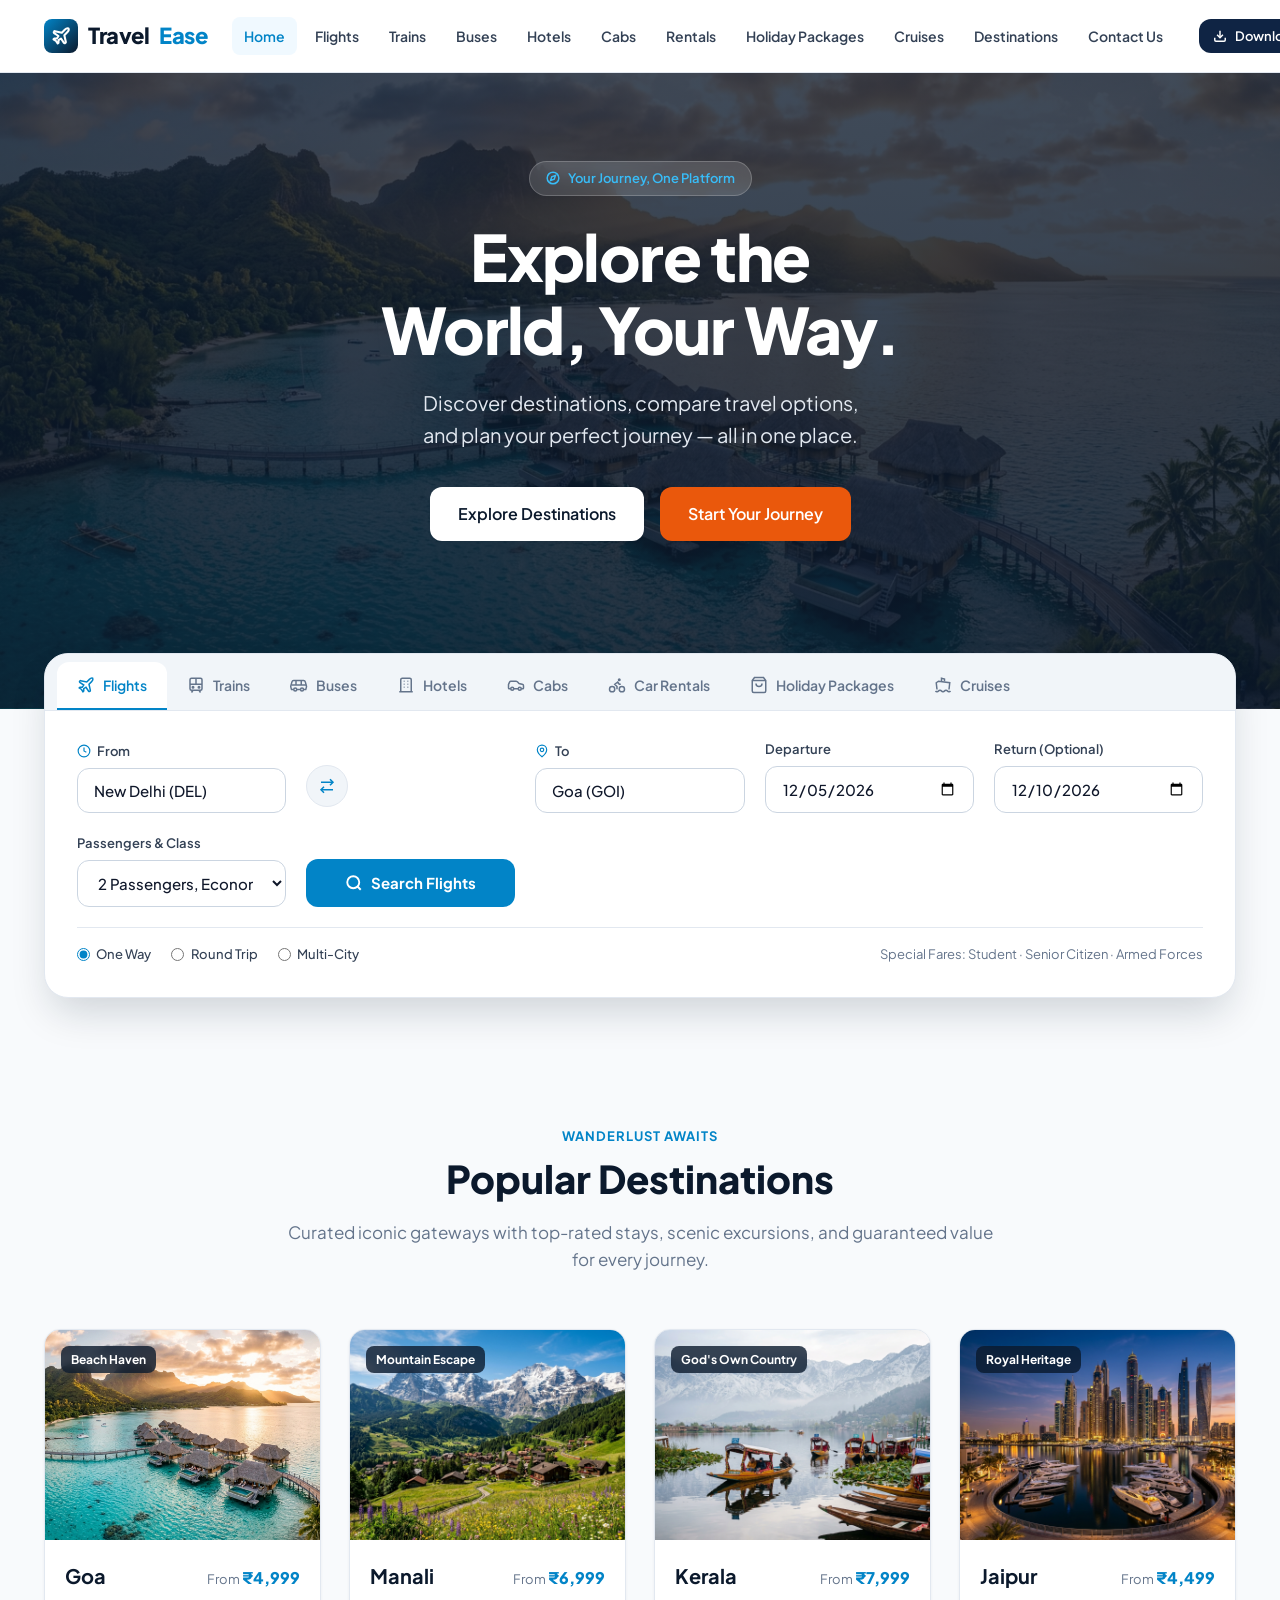
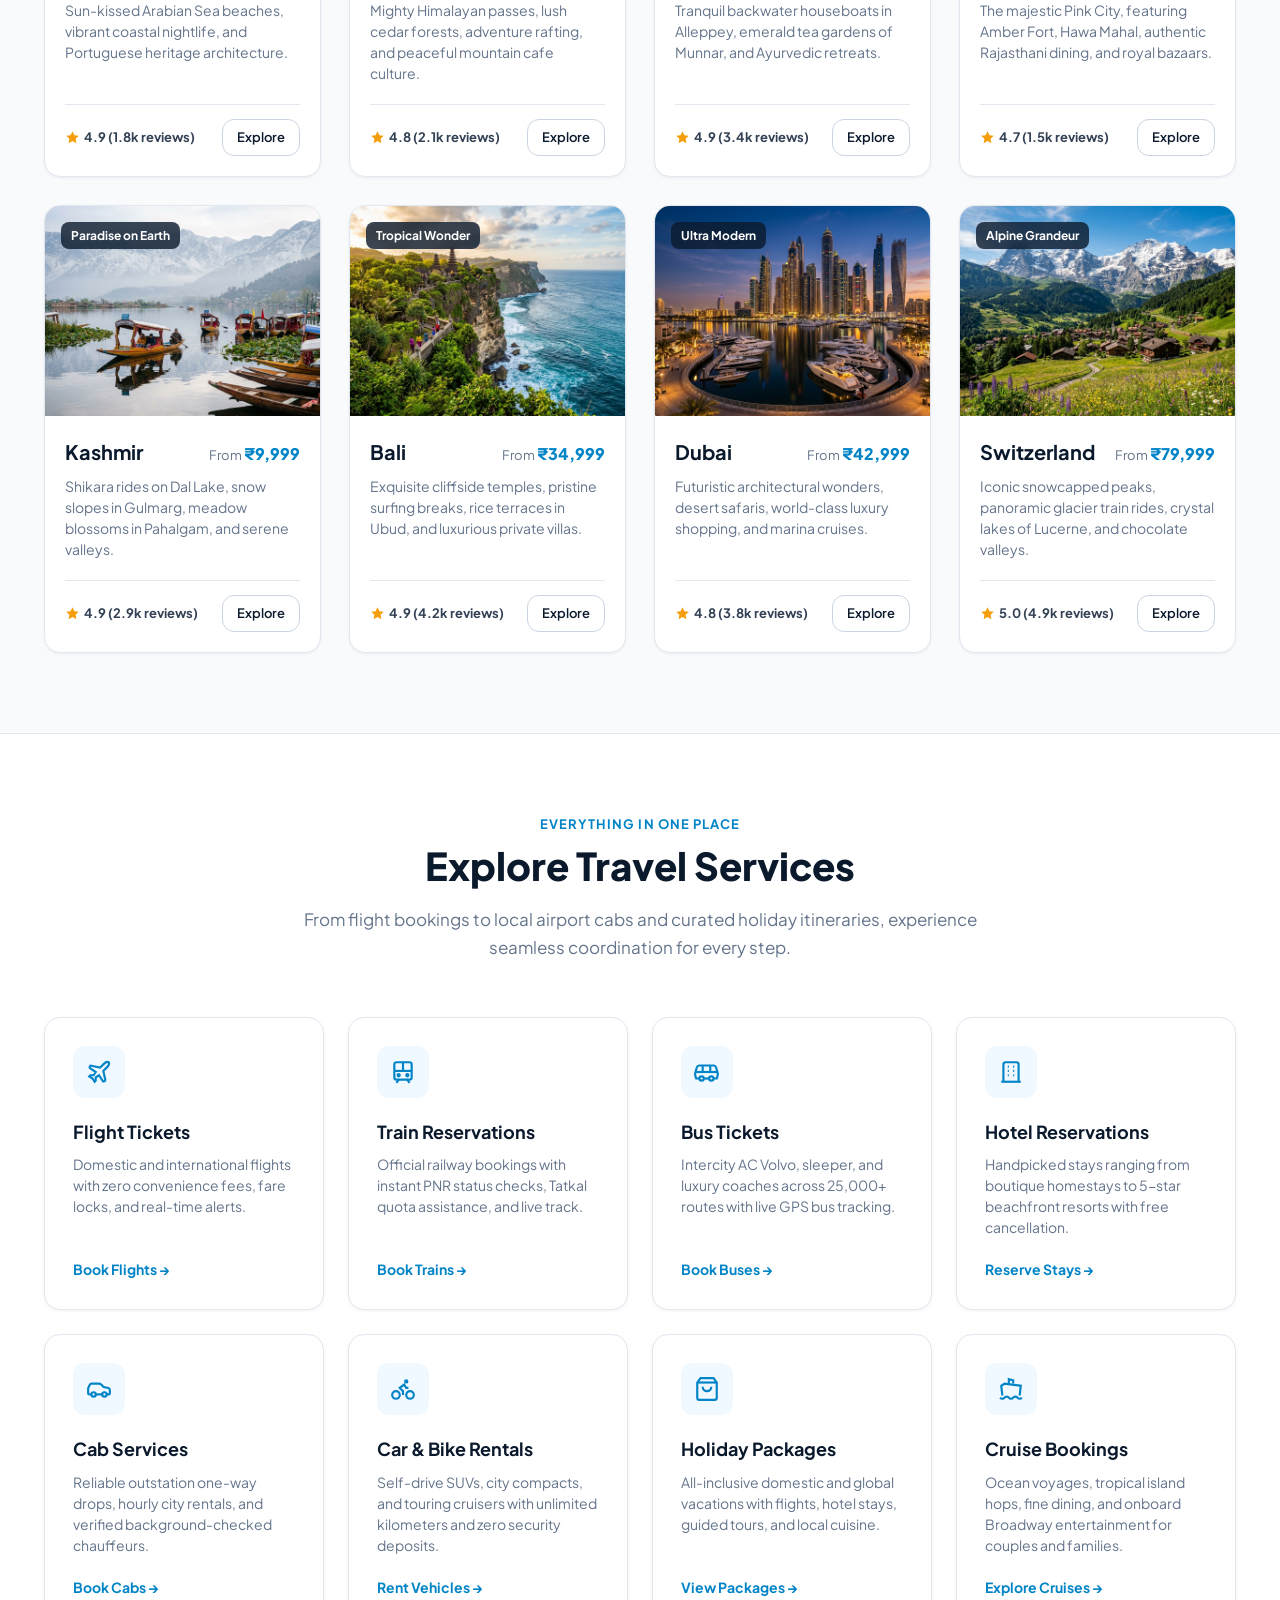
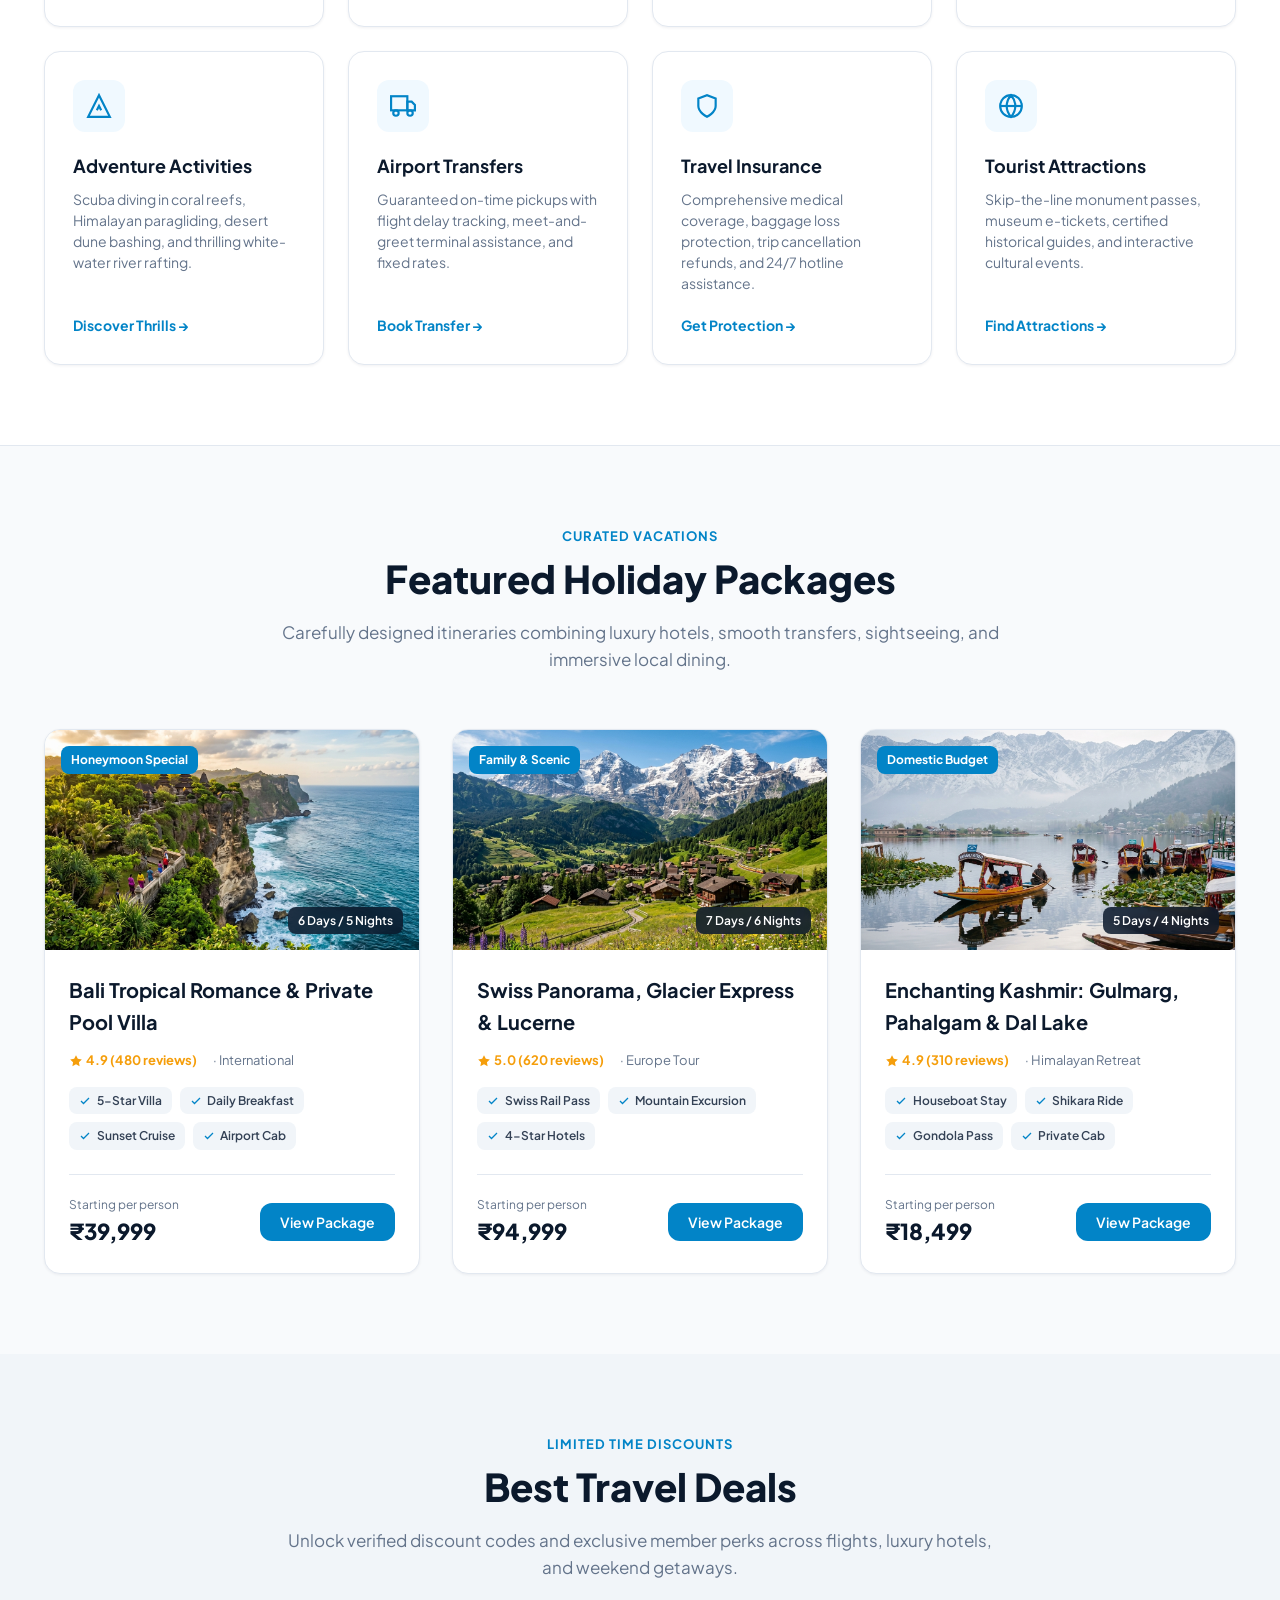
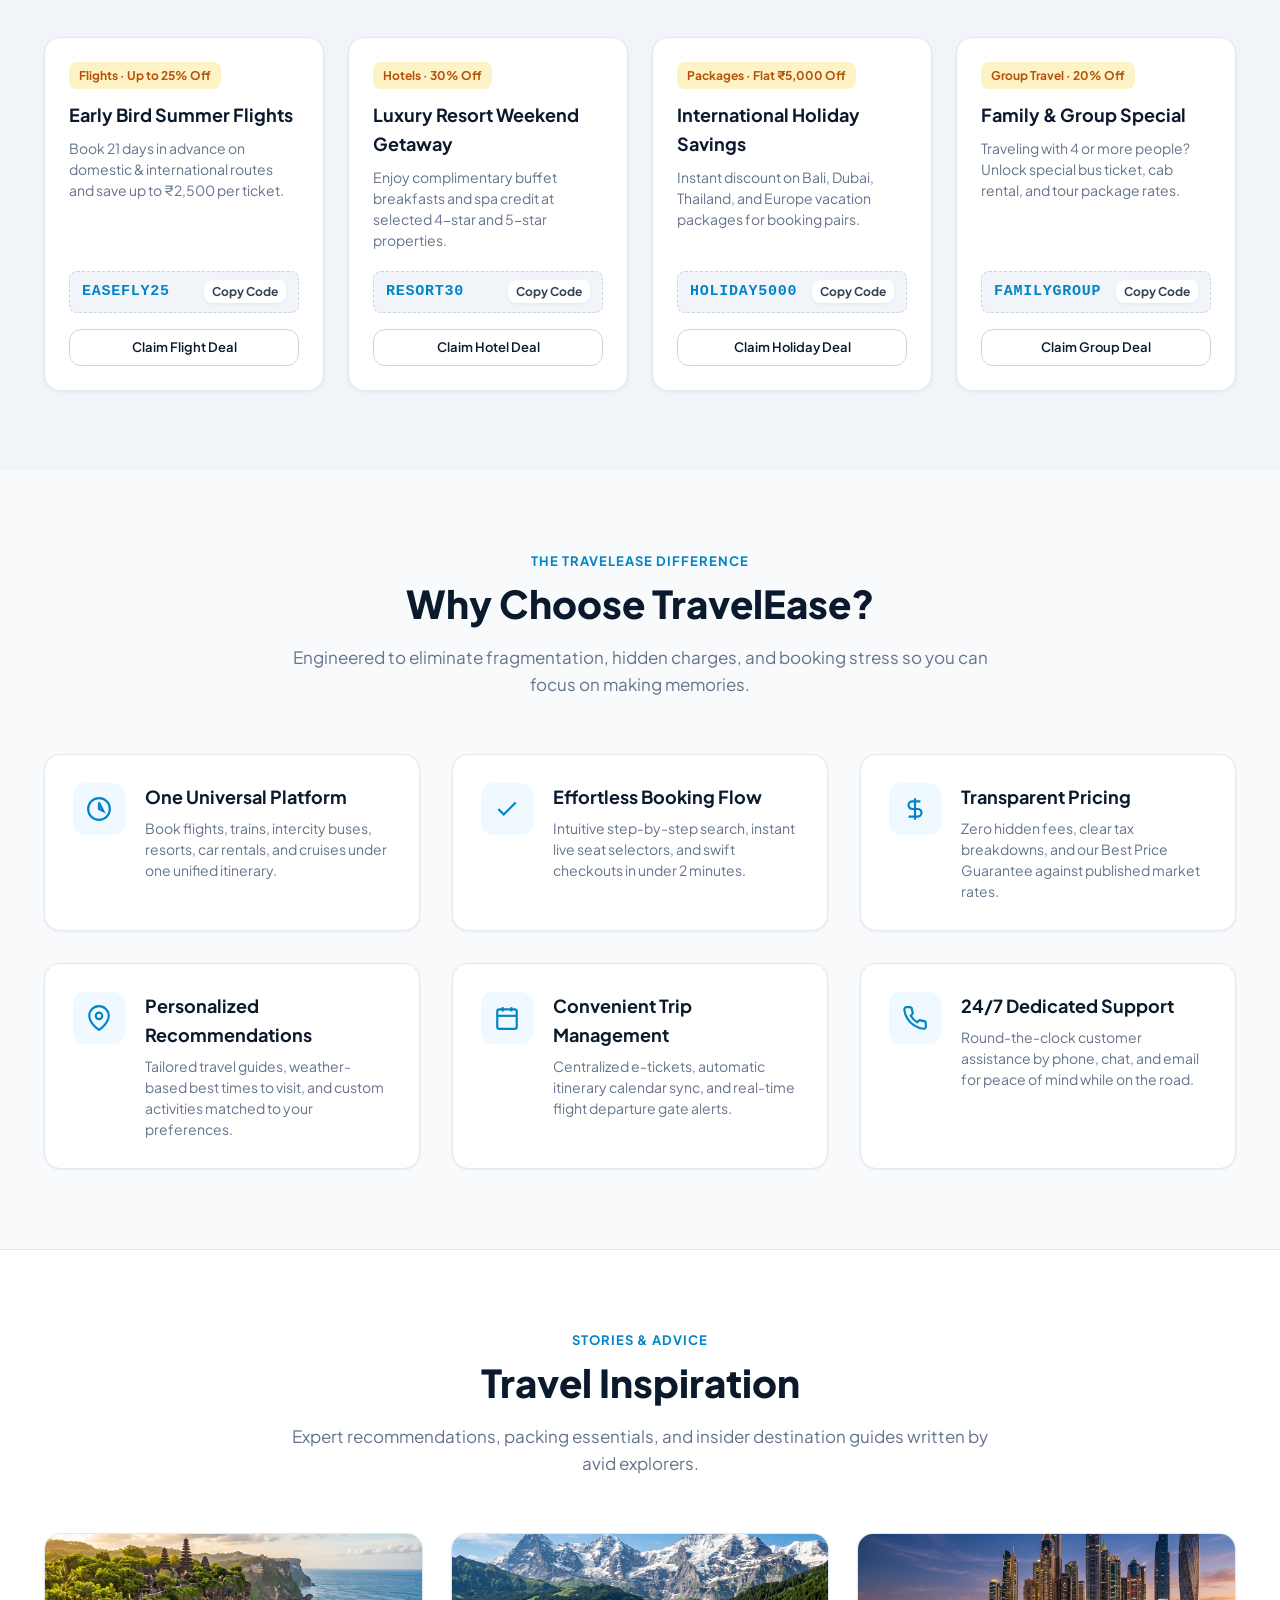
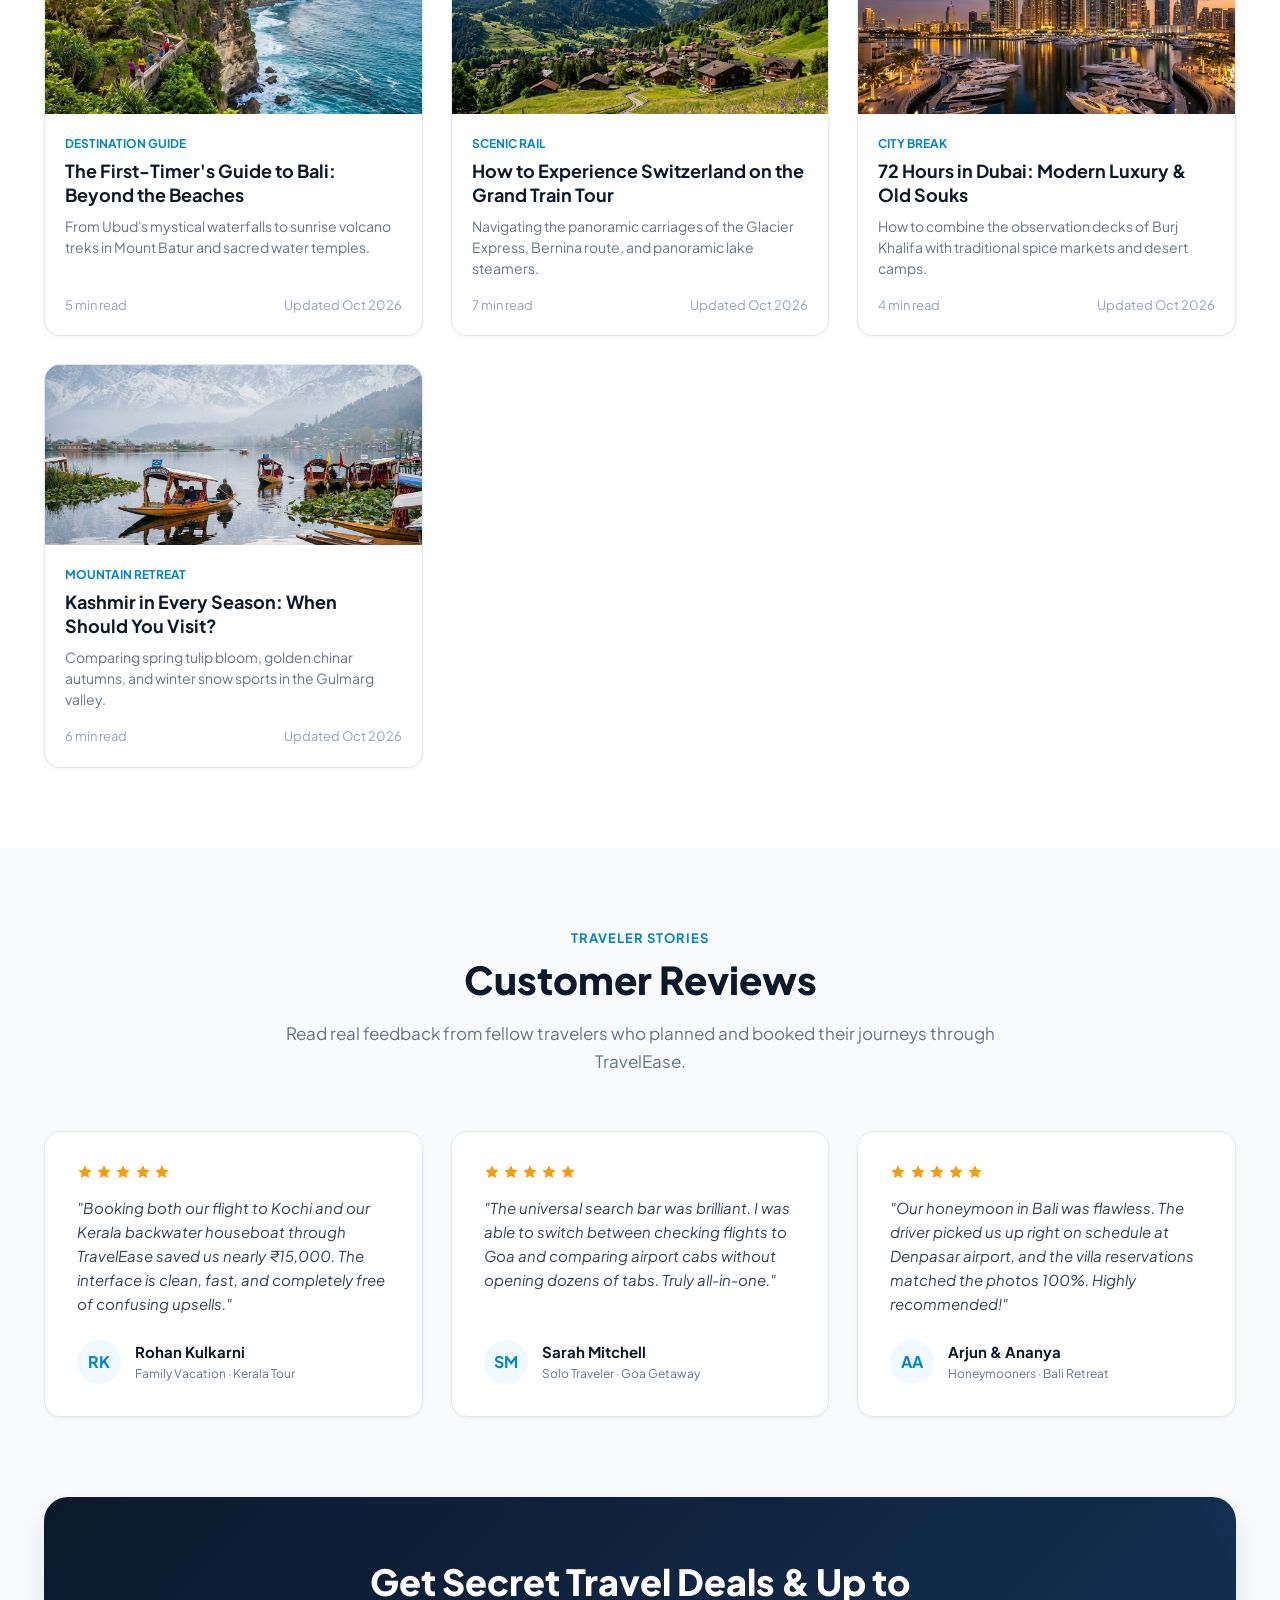
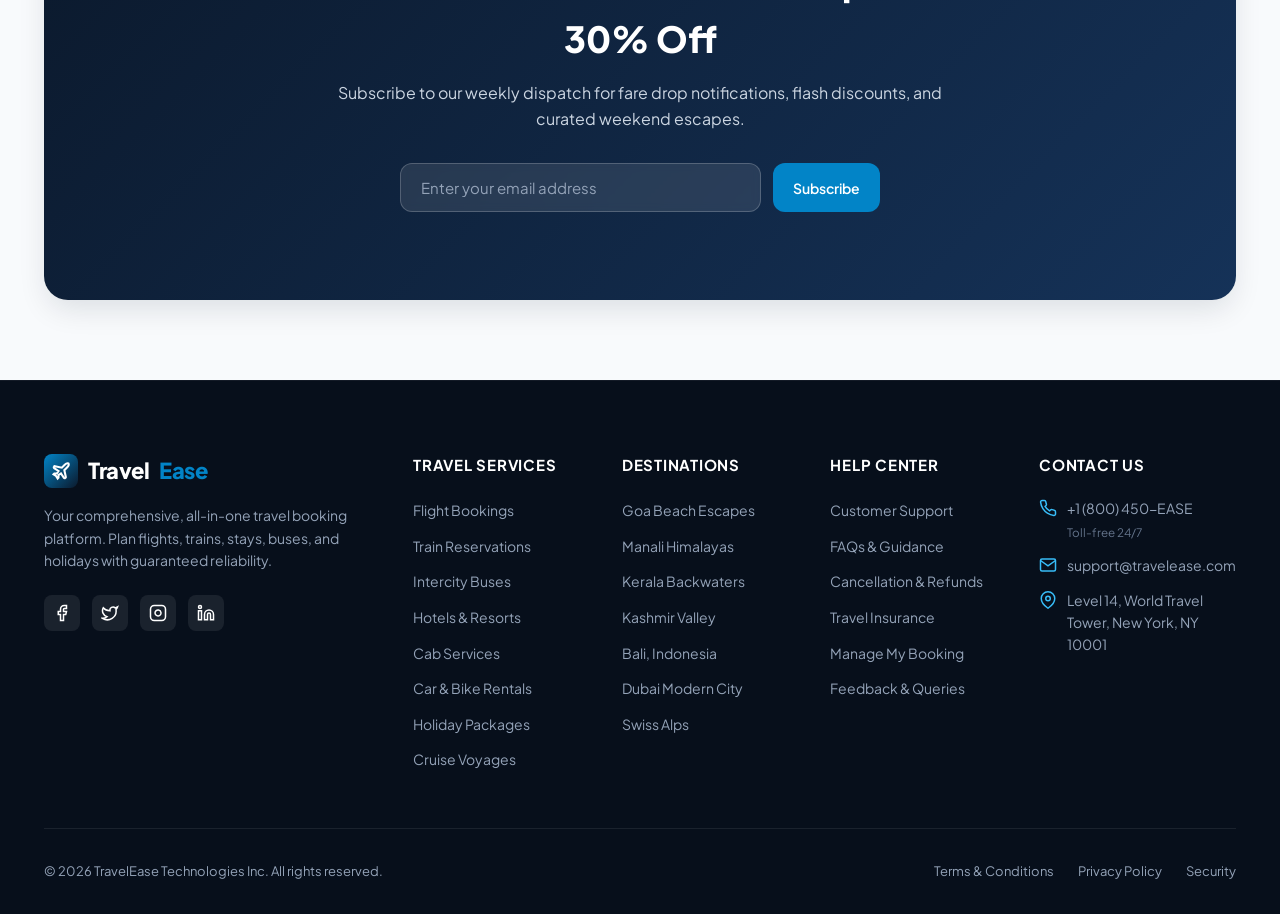
<file: index.html>
<!DOCTYPE html>
<html lang="en">
<head>
  <meta charset="UTF-8">
  <meta name="viewport" content="width=device-width, initial-scale=1.0">
  <title>TravelEase — Your Journey, One Platform</title>
  <meta name="description" content="Discover destinations, compare travel options, and plan your perfect journey — all in one place with TravelEase.">
  <meta property="og:title" content="TravelEase — Your Journey, One Platform">
  <meta property="og:description" content="Discover destinations, compare travel options, and plan your perfect journey — all in one place with TravelEase.">
  <meta property="og:type" content="website">
  <meta name="twitter:card" content="summary_large_image">

  <!-- Core & Responsive Stylesheets -->
  <link rel="stylesheet" href="css/style.css">
  <link rel="stylesheet" href="css/responsive.css">
</head>
<body>

  <!-- =========================================================================
       A. Navigation Bar (Sticky, Mobile-Friendly)
       ========================================================================= -->
  <header class="site-header">
    <div class="container nav-container">
      <!-- Brand Logo -->
      <a href="index.html" class="brand-logo" aria-label="TravelEase Home">
        <span class="brand-icon">
          <svg viewBox="0 0 24 24" fill="none" stroke="currentColor" stroke-width="2.5" stroke-linecap="round" stroke-linejoin="round">
            <path d="M17.8 19.2 16 11l3.5-3.5C21 6 21.5 4 21 3c-1-.5-3 0-4.5 1.5L13 8 4.8 6.2c-.5-.1-.9.1-1.1.5l-.3.5c-.2.5-.1 1 .3 1.3L9 12l-2 3H4l-1 1 3 2 2 3 1-1v-3l3-2 3.5 5.3c.3.4.8.5 1.3.3l.5-.3c.4-.2.6-.6.5-1.1z"/>
          </svg>
        </span>
        Travel<span class="accent">Ease</span>
      </a>

      <!-- Desktop & Drawer Navigation Links -->
      <nav class="main-nav" aria-label="Primary Navigation">
        <ul class="nav-list">
          <li><a href="index.html" class="nav-link active">Home</a></li>
          <li><a href="flights.html" class="nav-link">Flights</a></li>
          <li><a href="trains.html" class="nav-link">Trains</a></li>
          <li><a href="buses.html" class="nav-link">Buses</a></li>
          <li><a href="hotels.html" class="nav-link">Hotels</a></li>
          <li><a href="cabs.html" class="nav-link">Cabs</a></li>
          <li><a href="rentals.html" class="nav-link">Rentals</a></li>
          <li><a href="packages.html" class="nav-link">Holiday Packages</a></li>
          <li><a href="cruises.html" class="nav-link">Cruises</a></li>
          <li><a href="destinations.html" class="nav-link">Destinations</a></li>
          <li><a href="contact.html" class="nav-link">Contact Us</a></li>
        </ul>
      </nav>

      <!-- Auth Actions & Download -->
      <div class="header-actions">
        <a href="TravelEase.zip" download="TravelEase.zip" class="btn btn-sm btn-navy" style="background:#0F2444; color:#ffffff;" title="Download complete VS Code project folder as ZIP">
          <svg style="width:14px;height:14px;" viewBox="0 0 24 24" fill="none" stroke="currentColor" stroke-width="2.5"><path d="M21 15v4a2 2 0 0 1-2 2H5a2 2 0 0 1-2-2v-4"></path><polyline points="7 10 12 15 17 10"></polyline><line x1="12" y1="15" x2="12" y2="3"></line></svg>
          Download ZIP
        </a>
        <a href="login.html" class="btn btn-sm btn-outline">Login</a>
        <a href="signup.html" class="btn btn-sm btn-primary">Sign Up</a>
        <button class="mobile-toggle" aria-label="Toggle navigation menu" aria-expanded="false">
          <svg viewBox="0 0 24 24" fill="none" stroke="currentColor" stroke-width="2" stroke-linecap="round" stroke-linejoin="round">
            <line x1="3" y1="12" x2="21" y2="12"></line>
            <line x1="3" y1="6" x2="21" y2="6"></line>
            <line x1="3" y1="18" x2="21" y2="18"></line>
          </svg>
        </button>
      </div>
    </div>
  </header>

  <!-- =========================================================================
       B. Hero Section
       ========================================================================= -->
  <section class="hero-section">
    <div class="container hero-content">
      <div class="hero-badge">
        <svg style="width:14px;height:14px;" viewBox="0 0 24 24" fill="none" stroke="currentColor" stroke-width="2.5">
          <circle cx="12" cy="12" r="10"></circle>
          <polygon points="16.24 7.76 14.12 14.12 7.76 16.24 9.88 9.88 16.24 7.76"></polygon>
        </svg>
        Your Journey, One Platform
      </div>
      <h1 class="hero-title">Explore the World, Your Way.</h1>
      <p class="hero-subtitle">
        Discover destinations, compare travel options, and plan your perfect journey — all in one place.
      </p>
      <div class="hero-actions">
        <a href="destinations.html" class="btn btn-lg btn-light">Explore Destinations</a>
        <a href="#search-panel" class="btn btn-lg btn-accent">Start Your Journey</a>
      </div>
    </div>
  </section>

  <!-- =========================================================================
       C. Universal Travel Search Panel
       ========================================================================= -->
  <section class="container search-panel-wrapper" id="search-panel">
    <div class="search-panel">
      <!-- 8 Category Tabs -->
      <div class="search-tabs" role="tablist">
        <button class="search-tab-btn active" data-category="flights" role="tab">
          <svg viewBox="0 0 24 24" fill="none" stroke="currentColor" stroke-width="2"><path d="M17.8 19.2 16 11l3.5-3.5C21 6 21.5 4 21 3c-1-.5-3 0-4.5 1.5L13 8 4.8 6.2c-.5-.1-.9.1-1.1.5l-.3.5c-.2.5-.1 1 .3 1.3L9 12l-2 3H4l-1 1 3 2 2 3 1-1v-3l3-2 3.5 5.3c.3.4.8.5 1.3.3l.5-.3c.4-.2.6-.6.5-1.1z"/></svg>
          Flights
        </button>
        <button class="search-tab-btn" data-category="trains" role="tab">
          <svg viewBox="0 0 24 24" fill="none" stroke="currentColor" stroke-width="2"><rect x="4" y="3" width="16" height="16" rx="2"></rect><path d="M4 11h16"></path><path d="M12 3v8"></path><path d="m8 19-2 3"></path><path d="m18 22-2-3"></path><circle cx="8" cy="15" r="1"></circle><circle cx="16" cy="15" r="1"></circle></svg>
          Trains
        </button>
        <button class="search-tab-btn" data-category="buses" role="tab">
          <svg viewBox="0 0 24 24" fill="none" stroke="currentColor" stroke-width="2"><path d="M8 6v6"></path><path d="M15 6v6"></path><path d="M2 12h19.6"></path><path d="M18 18h3s.5-1.7.8-2.8c.1-.4.2-.8.2-1.2 0-.4-.1-.8-.2-1.2l-1.4-5C20.1 6.7 19.2 6 18.2 6H4.8C3.8 6 2.9 6.7 2.6 7.8L1.2 12.8c-.1.4-.2.8-.2 1.2 0 .4.1.8.2 1.2.3 1.1.8 2.8.8 2.8h3"></path><circle cx="7" cy="18" r="2"></circle><path d="M9 18h5"></path><circle cx="16" cy="18" r="2"></circle></svg>
          Buses
        </button>
        <button class="search-tab-btn" data-category="hotels" role="tab">
          <svg viewBox="0 0 24 24" fill="none" stroke="currentColor" stroke-width="2"><path d="M3 21h18"></path><path d="M5 21V5a2 2 0 0 1 2-2h10a2 2 0 0 1 2 2v16"></path><path d="M9 7h1"></path><path d="M9 11h1"></path><path d="M9 15h1"></path><path d="M14 7h1"></path><path d="M14 11h1"></path><path d="M14 15h1"></path></svg>
          Hotels
        </button>
        <button class="search-tab-btn" data-category="cabs" role="tab">
          <svg viewBox="0 0 24 24" fill="none" stroke="currentColor" stroke-width="2"><path d="M19 17h2c.6 0 1-.4 1-1v-3c0-.9-.7-1.7-1.5-1.9C18.7 10.6 16 10 16 10s-1.3-1.4-2.2-2.3c-.5-.4-1.1-.7-1.8-.7H5c-.6 0-1.1.4-1.4.9l-1.4 2.9A3 3 0 0 0 2 12v4c0 .6.4 1 1 1h2"></path><circle cx="7" cy="17" r="2"></circle><path d="M9 17h6"></path><circle cx="17" cy="17" r="2"></circle></svg>
          Cabs
        </button>
        <button class="search-tab-btn" data-category="rentals" role="tab">
          <svg viewBox="0 0 24 24" fill="none" stroke="currentColor" stroke-width="2"><circle cx="18.5" cy="17.5" r="3.5"></circle><circle cx="5.5" cy="17.5" r="3.5"></circle><circle cx="15" cy="5" r="1"></circle><path d="M12 17.5V14l-3-3 4-3 2 3h2"></path></svg>
          Car Rentals
        </button>
        <button class="search-tab-btn" data-category="packages" role="tab">
          <svg viewBox="0 0 24 24" fill="none" stroke="currentColor" stroke-width="2"><path d="M6 2 3 6v14a2 2 0 0 0 2 2h14a2 2 0 0 0 2-2V6l-3-4Z"></path><path d="M3 6h18"></path><path d="M16 10a4 4 0 0 1-8 0"></path></svg>
          Holiday Packages
        </button>
        <button class="search-tab-btn" data-category="cruises" role="tab">
          <svg viewBox="0 0 24 24" fill="none" stroke="currentColor" stroke-width="2"><path d="M2 20a2.4 2.4 0 0 0 2 1 2.4 2.4 0 0 0 2-1 2.4 2.4 0 0 1 2-1 2.4 2.4 0 0 1 2 1 2.4 2.4 0 0 0 2 1 2.4 2.4 0 0 0 2-1 2.4 2.4 0 0 1 2-1 2.4 2.4 0 0 1 2 1 2.4 2.4 0 0 0 2 1 2.4 2.4 0 0 0 2-1"></path><path d="M4 18 3 9l3-2 15 2-1 9"></path><path d="M10 7V3l4 1v3"></path></svg>
          Cruises
        </button>
      </div>

      <!-- Search Forms Container -->
      <div class="search-form-container">
        <!-- 1. FLIGHTS FORM -->
        <form class="search-form active" data-category="flights">
          <div class="form-grid">
            <div class="form-group">
              <label class="form-label">
                <svg viewBox="0 0 24 24" fill="none" stroke="currentColor" stroke-width="2"><circle cx="12" cy="12" r="10"></circle><polyline points="12 6 12 12 16 14"></polyline></svg>
                From
              </label>
              <input type="text" class="form-input" data-type="from" value="New Delhi (DEL)" placeholder="Enter departure city" required>
            </div>

            <button type="button" class="swap-btn" title="Swap locations">
              <svg style="width:18px;height:18px;" viewBox="0 0 24 24" fill="none" stroke="currentColor" stroke-width="2"><path d="m16 3 4 4-4 4"></path><path d="M20 7H4"></path><path d="m8 21-4-4 4-4"></path><path d="M4 17h16"></path></svg>
            </button>

            <div class="form-group">
              <label class="form-label">
                <svg viewBox="0 0 24 24" fill="none" stroke="currentColor" stroke-width="2"><path d="M20 10c0 6-8 12-8 12s-8-6-8-12a8 8 0 0 1 16 0Z"></path><circle cx="12" cy="10" r="3"></circle></svg>
                To
              </label>
              <input type="text" class="form-input" data-type="to" value="Goa (GOI)" placeholder="Enter destination city" required>
            </div>

            <div class="form-group">
              <label class="form-label">Departure</label>
              <input type="date" class="form-input" data-date-type="depart" required>
            </div>

            <div class="form-group">
              <label class="form-label">Return (Optional)</label>
              <input type="date" class="form-input" data-date-type="return">
            </div>

            <div class="form-group">
              <label class="form-label">Passengers & Class</label>
              <select class="form-select">
                <option value="1-eco">1 Passenger, Economy</option>
                <option value="2-eco" selected>2 Passengers, Economy</option>
                <option value="1-biz">1 Passenger, Business</option>
                <option value="2-biz">2 Passengers, Business</option>
                <option value="family">Family (2 Adults, 2 Kids)</option>
              </select>
            </div>

            <div class="form-submit-col">
              <button type="submit" class="form-submit-btn">
                <svg style="width:18px;height:18px;" viewBox="0 0 24 24" fill="none" stroke="currentColor" stroke-width="2.5"><circle cx="11" cy="11" r="8"></circle><line x1="21" y1="21" x2="16.65" y2="16.65"></line></svg>
                Search Flights
              </button>
            </div>
          </div>
          <div class="search-form-footer">
            <div class="radio-group">
              <label class="radio-label"><input type="radio" name="flight-trip" checked> One Way</label>
              <label class="radio-label"><input type="radio" name="flight-trip"> Round Trip</label>
              <label class="radio-label"><input type="radio" name="flight-trip"> Multi-City</label>
            </div>
            <span>Special Fares: Student · Senior Citizen · Armed Forces</span>
          </div>
        </form>

        <!-- 2. TRAINS FORM -->
        <form class="search-form" data-category="trains">
          <div class="form-grid">
            <div class="form-group">
              <label class="form-label">From Station</label>
              <input type="text" class="form-input" data-type="from" value="New Delhi (NDLS)" placeholder="Origin station" required>
            </div>
            <button type="button" class="swap-btn" title="Swap stations">
              <svg style="width:18px;height:18px;" viewBox="0 0 24 24" fill="none" stroke="currentColor" stroke-width="2"><path d="m16 3 4 4-4 4"></path><path d="M20 7H4"></path><path d="m8 21-4-4 4-4"></path><path d="M4 17h16"></path></svg>
            </button>
            <div class="form-group">
              <label class="form-label">To Station</label>
              <input type="text" class="form-input" data-type="to" value="Varanasi Jn (BSB)" placeholder="Destination station" required>
            </div>
            <div class="form-group">
              <label class="form-label">Journey Date</label>
              <input type="date" class="form-input" data-date-type="depart" required>
            </div>
            <div class="form-group">
              <label class="form-label">Travel Class</label>
              <select class="form-select">
                <option value="all">All Classes</option>
                <option value="1A">AC First Class (1A)</option>
                <option value="2A" selected>AC 2 Tier (2A)</option>
                <option value="3A">AC 3 Tier (3A)</option>
                <option value="SL">Sleeper (SL)</option>
              </select>
            </div>
            <div class="form-group">
              <label class="form-label">Quota</label>
              <select class="form-select">
                <option value="GN" selected>General</option>
                <option value="TQ">Tatkal</option>
                <option value="LD">Ladies</option>
                <option value="SS">Senior Citizen</option>
              </select>
            </div>
            <div class="form-submit-col">
              <button type="submit" class="form-submit-btn">Search Trains</button>
            </div>
          </div>
        </form>

        <!-- 3. BUSES FORM -->
        <form class="search-form" data-category="buses">
          <div class="form-grid">
            <div class="form-group">
              <label class="form-label">Source City</label>
              <input type="text" class="form-input" data-type="from" value="Bengaluru" placeholder="Leaving from" required>
            </div>
            <button type="button" class="swap-btn" title="Swap cities">
              <svg style="width:18px;height:18px;" viewBox="0 0 24 24" fill="none" stroke="currentColor" stroke-width="2"><path d="m16 3 4 4-4 4"></path><path d="M20 7H4"></path><path d="m8 21-4-4 4-4"></path><path d="M4 17h16"></path></svg>
            </button>
            <div class="form-group">
              <label class="form-label">Destination</label>
              <input type="text" class="form-input" data-type="to" value="Hyderabad" placeholder="Going to" required>
            </div>
            <div class="form-group">
              <label class="form-label">Journey Date</label>
              <input type="date" class="form-input" data-date-type="depart" required>
            </div>
            <div class="form-group">
              <label class="form-label">Bus Category</label>
              <select class="form-select">
                <option value="all">All Buses</option>
                <option value="ac-sleeper" selected>AC Sleeper (2+1)</option>
                <option value="volvo">Volvo Multi-Axle</option>
                <option value="seater">Express Seater</option>
              </select>
            </div>
            <div class="form-submit-col">
              <button type="submit" class="form-submit-btn">Search Buses</button>
            </div>
          </div>
        </form>

        <!-- 4. HOTELS FORM -->
        <form class="search-form" data-category="hotels">
          <div class="form-grid">
            <div class="form-group">
              <label class="form-label">City, Location or Property</label>
              <input type="text" class="form-input" data-type="destination" value="Goa, India" placeholder="Where do you want to stay?" required>
            </div>
            <div class="form-group">
              <label class="form-label">Check-in Date</label>
              <input type="date" class="form-input" data-date-type="depart" required>
            </div>
            <div class="form-group">
              <label class="form-label">Check-out Date</label>
              <input type="date" class="form-input" data-date-type="return" required>
            </div>
            <div class="form-group">
              <label class="form-label">Rooms & Guests</label>
              <select class="form-select">
                <option value="1r-2g" selected>1 Room, 2 Guests</option>
                <option value="1r-1g">1 Room, 1 Guest</option>
                <option value="2r-4g">2 Rooms, 4 Guests</option>
                <option value="3r-6g">3+ Rooms, Group</option>
              </select>
            </div>
            <div class="form-group">
              <label class="form-label">Property Type</label>
              <select class="form-select">
                <option value="any">Any Property</option>
                <option value="resort" selected>Luxury Beach Resort</option>
                <option value="hotel">Boutique Hotel</option>
                <option value="villa">Private Villa</option>
              </select>
            </div>
            <div class="form-submit-col">
              <button type="submit" class="form-submit-btn">Search Hotels</button>
            </div>
          </div>
        </form>

        <!-- 5. CABS FORM -->
        <form class="search-form" data-category="cabs">
          <div class="form-grid">
            <div class="form-group">
              <label class="form-label">Pickup Location</label>
              <input type="text" class="form-input" data-type="from" value="Mumbai Airport (BOM)" placeholder="Pickup address" required>
            </div>
            <div class="form-group">
              <label class="form-label">Drop Location</label>
              <input type="text" class="form-input" data-type="to" value="Lonavala" placeholder="Drop destination" required>
            </div>
            <div class="form-group">
              <label class="form-label">Pickup Date</label>
              <input type="date" class="form-input" data-date-type="depart" required>
            </div>
            <div class="form-group">
              <label class="form-label">Pickup Time</label>
              <input type="time" class="form-input" value="09:30" required>
            </div>
            <div class="form-group">
              <label class="form-label">Cab Type</label>
              <select class="form-select">
                <option value="sedan" selected>Sedan (Dzire, Etios)</option>
                <option value="suv">SUV (Innova, Ertiga)</option>
                <option value="hatchback">Hatchback (WagonR)</option>
                <option value="luxury">Luxury Premium</option>
              </select>
            </div>
            <div class="form-submit-col">
              <button type="submit" class="form-submit-btn">Book Cab</button>
            </div>
          </div>
        </form>

        <!-- 6. CAR RENTALS FORM -->
        <form class="search-form" data-category="rentals">
          <div class="form-grid">
            <div class="form-group">
              <label class="form-label">Pickup Location</label>
              <input type="text" class="form-input" data-type="from" value="Delhi NCR" placeholder="City or airport" required>
            </div>
            <div class="form-group">
              <label class="form-label">Return Location</label>
              <input type="text" class="form-input" data-type="to" value="Delhi NCR (Same location)" placeholder="Return city" required>
            </div>
            <div class="form-group">
              <label class="form-label">Pickup Date</label>
              <input type="date" class="form-input" data-date-type="depart" required>
            </div>
            <div class="form-group">
              <label class="form-label">Drop Date</label>
              <input type="date" class="form-input" data-date-type="return" required>
            </div>
            <div class="form-group">
              <label class="form-label">Vehicle Type</label>
              <select class="form-select">
                <option value="car-self" selected>Self-Drive SUV</option>
                <option value="car-compact">Compact Sedan</option>
                <option value="bike">Royal Enfield Bike</option>
                <option value="scooter">City Scooter</option>
              </select>
            </div>
            <div class="form-submit-col">
              <button type="submit" class="form-submit-btn">Find Rentals</button>
            </div>
          </div>
        </form>

        <!-- 7. HOLIDAY PACKAGES FORM -->
        <form class="search-form" data-category="packages">
          <div class="form-grid">
            <div class="form-group">
              <label class="form-label">Destination</label>
              <input type="text" class="form-input" data-type="destination" value="Bali, Indonesia" placeholder="Dream destination" required>
            </div>
            <div class="form-group">
              <label class="form-label">Budget Per Person</label>
              <select class="form-select">
                <option value="all">Any Budget</option>
                <option value="budget">Under ₹15,000</option>
                <option value="moderate" selected>₹15,000 - ₹50,000</option>
                <option value="luxury">₹50,000 - ₹1,00,000</option>
                <option value="ultra">₹1,00,000+</option>
              </select>
            </div>
            <div class="form-group">
              <label class="form-label">Duration</label>
              <select class="form-select">
                <option value="3-5">3 to 5 Days</option>
                <option value="6-9" selected>6 to 9 Days</option>
                <option value="10+">10+ Days</option>
              </select>
            </div>
            <div class="form-group">
              <label class="form-label">Travelers</label>
              <select class="form-select">
                <option value="couple" selected>Couple / Honeymoon</option>
                <option value="family">Family (3-5 members)</option>
                <option value="solo">Solo Traveler</option>
                <option value="group">Friends Group</option>
              </select>
            </div>
            <div class="form-submit-col">
              <button type="submit" class="form-submit-btn">Find Packages</button>
            </div>
          </div>
        </form>

        <!-- 8. CRUISES FORM -->
        <form class="search-form" data-category="cruises">
          <div class="form-grid">
            <div class="form-group">
              <label class="form-label">Departure Port</label>
              <input type="text" class="form-input" data-type="from" value="Mumbai Cruise Terminal" placeholder="Departure port" required>
            </div>
            <div class="form-group">
              <label class="form-label">Cruise Destination</label>
              <input type="text" class="form-input" data-type="to" value="Goa & Lakshadweep Islands" placeholder="Cruise itinerary" required>
            </div>
            <div class="form-group">
              <label class="form-label">Departure Date</label>
              <input type="date" class="form-input" data-date-type="depart" required>
            </div>
            <div class="form-group">
              <label class="form-label">Stateroom Category</label>
              <select class="form-select">
                <option value="ocean-view" selected>Ocean View Balcony</option>
                <option value="interior">Interior Stateroom</option>
                <option value="suite">Presidential Suite</option>
              </select>
            </div>
            <div class="form-submit-col">
              <button type="submit" class="form-submit-btn">Search Cruises</button>
            </div>
          </div>
        </form>
      </div>
    </div>
  </section>

  <!-- =========================================================================
       D. Popular Destinations (Responsive CSS Grid)
       ========================================================================= -->
  <section class="section container" id="destinations">
    <div class="section-header">
      <div class="section-kicker">Wanderlust Awaits</div>
      <h2 class="section-title">Popular Destinations</h2>
      <p class="section-subtitle">
        Curated iconic gateways with top-rated stays, scenic excursions, and guaranteed value for every journey.
      </p>
    </div>

    <div class="destinations-grid">
      <!-- 1. Goa -->
      <article class="destination-card">
        <div class="dest-image-wrap">
          <img src="assets/images/hero_travel_paradise_1791543352459.jpg" alt="Scenic beaches of Goa" class="dest-image" loading="lazy">
          <span class="dest-badge">Beach Haven</span>
        </div>
        <div class="dest-content">
          <div class="dest-header">
            <h3 class="dest-name">Goa</h3>
            <span class="dest-price">From <strong>₹4,999</strong></span>
          </div>
          <p class="dest-desc">Sun-kissed Arabian Sea beaches, vibrant coastal nightlife, and Portuguese heritage architecture.</p>
          <div class="dest-footer">
            <div class="dest-rating">
              <svg class="star-icon" viewBox="0 0 24 24" fill="currentColor"><polygon points="12 2 15.09 8.26 22 9.27 17 14.14 18.18 21.02 12 17.77 5.82 21.02 7 14.14 2 9.27 8.91 8.26 12 2"></polygon></svg>
              <span>4.9 (1.8k reviews)</span>
            </div>
            <a href="destinations.html#goa" class="btn btn-sm btn-outline">Explore</a>
          </div>
        </div>
      </article>

      <!-- 2. Manali -->
      <article class="destination-card">
        <div class="dest-image-wrap">
          <img src="assets/images/destination_switzerland_1791543381240.jpg" alt="Snow mountains in Manali" class="dest-image" loading="lazy">
          <span class="dest-badge">Mountain Escape</span>
        </div>
        <div class="dest-content">
          <div class="dest-header">
            <h3 class="dest-name">Manali</h3>
            <span class="dest-price">From <strong>₹6,999</strong></span>
          </div>
          <p class="dest-desc">Mighty Himalayan passes, lush cedar forests, adventure rafting, and peaceful mountain cafe culture.</p>
          <div class="dest-footer">
            <div class="dest-rating">
              <svg class="star-icon" viewBox="0 0 24 24" fill="currentColor"><polygon points="12 2 15.09 8.26 22 9.27 17 14.14 18.18 21.02 12 17.77 5.82 21.02 7 14.14 2 9.27 8.91 8.26 12 2"></polygon></svg>
              <span>4.8 (2.1k reviews)</span>
            </div>
            <a href="destinations.html#manali" class="btn btn-sm btn-outline">Explore</a>
          </div>
        </div>
      </article>

      <!-- 3. Kerala -->
      <article class="destination-card">
        <div class="dest-image-wrap">
          <img src="assets/images/destination_kashmir_1791543419085.jpg" alt="Kerala backwaters and serene waterways" class="dest-image" loading="lazy">
          <span class="dest-badge">God's Own Country</span>
        </div>
        <div class="dest-content">
          <div class="dest-header">
            <h3 class="dest-name">Kerala</h3>
            <span class="dest-price">From <strong>₹7,999</strong></span>
          </div>
          <p class="dest-desc">Tranquil backwater houseboats in Alleppey, emerald tea gardens of Munnar, and Ayurvedic retreats.</p>
          <div class="dest-footer">
            <div class="dest-rating">
              <svg class="star-icon" viewBox="0 0 24 24" fill="currentColor"><polygon points="12 2 15.09 8.26 22 9.27 17 14.14 18.18 21.02 12 17.77 5.82 21.02 7 14.14 2 9.27 8.91 8.26 12 2"></polygon></svg>
              <span>4.9 (3.4k reviews)</span>
            </div>
            <a href="destinations.html#kerala" class="btn btn-sm btn-outline">Explore</a>
          </div>
        </div>
      </article>

      <!-- 4. Jaipur -->
      <article class="destination-card">
        <div class="dest-image-wrap">
          <img src="assets/images/destination_dubai_1791543397438.jpg" alt="Historic palaces of Jaipur" class="dest-image" loading="lazy">
          <span class="dest-badge">Royal Heritage</span>
        </div>
        <div class="dest-content">
          <div class="dest-header">
            <h3 class="dest-name">Jaipur</h3>
            <span class="dest-price">From <strong>₹4,499</strong></span>
          </div>
          <p class="dest-desc">The majestic Pink City, featuring Amber Fort, Hawa Mahal, authentic Rajasthani dining, and royal bazaars.</p>
          <div class="dest-footer">
            <div class="dest-rating">
              <svg class="star-icon" viewBox="0 0 24 24" fill="currentColor"><polygon points="12 2 15.09 8.26 22 9.27 17 14.14 18.18 21.02 12 17.77 5.82 21.02 7 14.14 2 9.27 8.91 8.26 12 2"></polygon></svg>
              <span>4.7 (1.5k reviews)</span>
            </div>
            <a href="destinations.html#jaipur" class="btn btn-sm btn-outline">Explore</a>
          </div>
        </div>
      </article>

      <!-- 5. Kashmir -->
      <article class="destination-card">
        <div class="dest-image-wrap">
          <img src="assets/images/destination_kashmir_1791543419085.jpg" alt="Dal Lake in Srinagar Kashmir" class="dest-image" loading="lazy">
          <span class="dest-badge">Paradise on Earth</span>
        </div>
        <div class="dest-content">
          <div class="dest-header">
            <h3 class="dest-name">Kashmir</h3>
            <span class="dest-price">From <strong>₹9,999</strong></span>
          </div>
          <p class="dest-desc">Shikara rides on Dal Lake, snow slopes in Gulmarg, meadow blossoms in Pahalgam, and serene valleys.</p>
          <div class="dest-footer">
            <div class="dest-rating">
              <svg class="star-icon" viewBox="0 0 24 24" fill="currentColor"><polygon points="12 2 15.09 8.26 22 9.27 17 14.14 18.18 21.02 12 17.77 5.82 21.02 7 14.14 2 9.27 8.91 8.26 12 2"></polygon></svg>
              <span>4.9 (2.9k reviews)</span>
            </div>
            <a href="destinations.html#kashmir" class="btn btn-sm btn-outline">Explore</a>
          </div>
        </div>
      </article>

      <!-- 6. Bali -->
      <article class="destination-card">
        <div class="dest-image-wrap">
          <img src="assets/images/destination_bali_1791543365647.jpg" alt="Bali Uluwatu sea temple cliff" class="dest-image" loading="lazy">
          <span class="dest-badge">Tropical Wonder</span>
        </div>
        <div class="dest-content">
          <div class="dest-header">
            <h3 class="dest-name">Bali</h3>
            <span class="dest-price">From <strong>₹34,999</strong></span>
          </div>
          <p class="dest-desc">Exquisite cliffside temples, pristine surfing breaks, rice terraces in Ubud, and luxurious private villas.</p>
          <div class="dest-footer">
            <div class="dest-rating">
              <svg class="star-icon" viewBox="0 0 24 24" fill="currentColor"><polygon points="12 2 15.09 8.26 22 9.27 17 14.14 18.18 21.02 12 17.77 5.82 21.02 7 14.14 2 9.27 8.91 8.26 12 2"></polygon></svg>
              <span>4.9 (4.2k reviews)</span>
            </div>
            <a href="destinations.html#bali" class="btn btn-sm btn-outline">Explore</a>
          </div>
        </div>
      </article>

      <!-- 7. Dubai -->
      <article class="destination-card">
        <div class="dest-image-wrap">
          <img src="assets/images/destination_dubai_1791543397438.jpg" alt="Dubai skyline and marina yachts" class="dest-image" loading="lazy">
          <span class="dest-badge">Ultra Modern</span>
        </div>
        <div class="dest-content">
          <div class="dest-header">
            <h3 class="dest-name">Dubai</h3>
            <span class="dest-price">From <strong>₹42,999</strong></span>
          </div>
          <p class="dest-desc">Futuristic architectural wonders, desert safaris, world-class luxury shopping, and marina cruises.</p>
          <div class="dest-footer">
            <div class="dest-rating">
              <svg class="star-icon" viewBox="0 0 24 24" fill="currentColor"><polygon points="12 2 15.09 8.26 22 9.27 17 14.14 18.18 21.02 12 17.77 5.82 21.02 7 14.14 2 9.27 8.91 8.26 12 2"></polygon></svg>
              <span>4.8 (3.8k reviews)</span>
            </div>
            <a href="destinations.html#dubai" class="btn btn-sm btn-outline">Explore</a>
          </div>
        </div>
      </article>

      <!-- 8. Switzerland -->
      <article class="destination-card">
        <div class="dest-image-wrap">
          <img src="assets/images/destination_switzerland_1791543381240.jpg" alt="Alpine peaks and valleys of Switzerland" class="dest-image" loading="lazy">
          <span class="dest-badge">Alpine Grandeur</span>
        </div>
        <div class="dest-content">
          <div class="dest-header">
            <h3 class="dest-name">Switzerland</h3>
            <span class="dest-price">From <strong>₹79,999</strong></span>
          </div>
          <p class="dest-desc">Iconic snowcapped peaks, panoramic glacier train rides, crystal lakes of Lucerne, and chocolate valleys.</p>
          <div class="dest-footer">
            <div class="dest-rating">
              <svg class="star-icon" viewBox="0 0 24 24" fill="currentColor"><polygon points="12 2 15.09 8.26 22 9.27 17 14.14 18.18 21.02 12 17.77 5.82 21.02 7 14.14 2 9.27 8.91 8.26 12 2"></polygon></svg>
              <span>5.0 (4.9k reviews)</span>
            </div>
            <a href="destinations.html#switzerland" class="btn btn-sm btn-outline">Explore</a>
          </div>
        </div>
      </article>
    </div>
  </section>

  <!-- =========================================================================
       E. Explore Travel Services (12 Comprehensive Categories)
       ========================================================================= -->
  <section class="section" style="background-color: var(--bg-card); border-top: 1px solid var(--border-light); border-bottom: 1px solid var(--border-light);">
    <div class="container">
      <div class="section-header">
        <div class="section-kicker">Everything In One Place</div>
        <h2 class="section-title">Explore Travel Services</h2>
        <p class="section-subtitle">
          From flight bookings to local airport cabs and curated holiday itineraries, experience seamless coordination for every step.
        </p>
      </div>

      <div class="services-grid">
        <!-- 1. Flight Tickets -->
        <div class="service-card">
          <div class="service-icon-box">
            <svg viewBox="0 0 24 24" fill="none" stroke="currentColor" stroke-width="2"><path d="M17.8 19.2 16 11l3.5-3.5C21 6 21.5 4 21 3c-1-.5-3 0-4.5 1.5L13 8 4.8 6.2c-.5-.1-.9.1-1.1.5l-.3.5c-.2.5-.1 1 .3 1.3L9 12l-2 3H4l-1 1 3 2 2 3 1-1v-3l3-2 3.5 5.3c.3.4.8.5 1.3.3l.5-.3c.4-.2.6-.6.5-1.1z"/></svg>
          </div>
          <h3 class="service-title">Flight Tickets</h3>
          <p class="service-desc">Domestic and international flights with zero convenience fees, fare locks, and real-time alerts.</p>
          <a href="flights.html" class="service-action">Book Flights &rarr;</a>
        </div>

        <!-- 2. Train Reservations -->
        <div class="service-card">
          <div class="service-icon-box">
            <svg viewBox="0 0 24 24" fill="none" stroke="currentColor" stroke-width="2"><rect x="4" y="3" width="16" height="16" rx="2"></rect><path d="M4 11h16"></path><path d="M12 3v8"></path><path d="m8 19-2 3"></path><path d="m18 22-2-3"></path><circle cx="8" cy="15" r="1"></circle><circle cx="16" cy="15" r="1"></circle></svg>
          </div>
          <h3 class="service-title">Train Reservations</h3>
          <p class="service-desc">Official railway bookings with instant PNR status checks, Tatkal quota assistance, and live track.</p>
          <a href="trains.html" class="service-action">Book Trains &rarr;</a>
        </div>

        <!-- 3. Bus Tickets -->
        <div class="service-card">
          <div class="service-icon-box">
            <svg viewBox="0 0 24 24" fill="none" stroke="currentColor" stroke-width="2"><path d="M8 6v6"></path><path d="M15 6v6"></path><path d="M2 12h19.6"></path><path d="M18 18h3s.5-1.7.8-2.8c.1-.4.2-.8.2-1.2 0-.4-.1-.8-.2-1.2l-1.4-5C20.1 6.7 19.2 6 18.2 6H4.8C3.8 6 2.9 6.7 2.6 7.8L1.2 12.8c-.1.4-.2.8-.2 1.2 0 .4.1.8.2 1.2.3 1.1.8 2.8.8 2.8h3"></path><circle cx="7" cy="18" r="2"></circle><path d="M9 18h5"></path><circle cx="16" cy="18" r="2"></circle></svg>
          </div>
          <h3 class="service-title">Bus Tickets</h3>
          <p class="service-desc">Intercity AC Volvo, sleeper, and luxury coaches across 25,000+ routes with live GPS bus tracking.</p>
          <a href="buses.html" class="service-action">Book Buses &rarr;</a>
        </div>

        <!-- 4. Hotel Reservations -->
        <div class="service-card">
          <div class="service-icon-box">
            <svg viewBox="0 0 24 24" fill="none" stroke="currentColor" stroke-width="2"><path d="M3 21h18"></path><path d="M5 21V5a2 2 0 0 1 2-2h10a2 2 0 0 1 2 2v16"></path><path d="M9 7h1"></path><path d="M9 11h1"></path><path d="M9 15h1"></path><path d="M14 7h1"></path><path d="M14 11h1"></path><path d="M14 15h1"></path></svg>
          </div>
          <h3 class="service-title">Hotel Reservations</h3>
          <p class="service-desc">Handpicked stays ranging from boutique homestays to 5-star beachfront resorts with free cancellation.</p>
          <a href="hotels.html" class="service-action">Reserve Stays &rarr;</a>
        </div>

        <!-- 5. Cab Services -->
        <div class="service-card">
          <div class="service-icon-box">
            <svg viewBox="0 0 24 24" fill="none" stroke="currentColor" stroke-width="2"><path d="M19 17h2c.6 0 1-.4 1-1v-3c0-.9-.7-1.7-1.5-1.9C18.7 10.6 16 10 16 10s-1.3-1.4-2.2-2.3c-.5-.4-1.1-.7-1.8-.7H5c-.6 0-1.1.4-1.4.9l-1.4 2.9A3 3 0 0 0 2 12v4c0 .6.4 1 1 1h2"></path><circle cx="7" cy="17" r="2"></circle><path d="M9 17h6"></path><circle cx="17" cy="17" r="2"></circle></svg>
          </div>
          <h3 class="service-title">Cab Services</h3>
          <p class="service-desc">Reliable outstation one-way drops, hourly city rentals, and verified background-checked chauffeurs.</p>
          <a href="cabs.html" class="service-action">Book Cabs &rarr;</a>
        </div>

        <!-- 6. Car & Bike Rentals -->
        <div class="service-card">
          <div class="service-icon-box">
            <svg viewBox="0 0 24 24" fill="none" stroke="currentColor" stroke-width="2"><circle cx="18.5" cy="17.5" r="3.5"></circle><circle cx="5.5" cy="17.5" r="3.5"></circle><circle cx="15" cy="5" r="1"></circle><path d="M12 17.5V14l-3-3 4-3 2 3h2"></path></svg>
          </div>
          <h3 class="service-title">Car &amp; Bike Rentals</h3>
          <p class="service-desc">Self-drive SUVs, city compacts, and touring cruisers with unlimited kilometers and zero security deposits.</p>
          <a href="rentals.html" class="service-action">Rent Vehicles &rarr;</a>
        </div>

        <!-- 7. Holiday Packages -->
        <div class="service-card">
          <div class="service-icon-box">
            <svg viewBox="0 0 24 24" fill="none" stroke="currentColor" stroke-width="2"><path d="M6 2 3 6v14a2 2 0 0 0 2 2h14a2 2 0 0 0 2-2V6l-3-4Z"></path><path d="M3 6h18"></path><path d="M16 10a4 4 0 0 1-8 0"></path></svg>
          </div>
          <h3 class="service-title">Holiday Packages</h3>
          <p class="service-desc">All-inclusive domestic and global vacations with flights, hotel stays, guided tours, and local cuisine.</p>
          <a href="packages.html" class="service-action">View Packages &rarr;</a>
        </div>

        <!-- 8. Cruise Bookings -->
        <div class="service-card">
          <div class="service-icon-box">
            <svg viewBox="0 0 24 24" fill="none" stroke="currentColor" stroke-width="2"><path d="M2 20a2.4 2.4 0 0 0 2 1 2.4 2.4 0 0 0 2-1 2.4 2.4 0 0 1 2-1 2.4 2.4 0 0 1 2 1 2.4 2.4 0 0 0 2 1 2.4 2.4 0 0 0 2-1 2.4 2.4 0 0 1 2-1 2.4 2.4 0 0 1 2 1 2.4 2.4 0 0 0 2 1 2.4 2.4 0 0 0 2-1"></path><path d="M4 18 3 9l3-2 15 2-1 9"></path><path d="M10 7V3l4 1v3"></path></svg>
          </div>
          <h3 class="service-title">Cruise Bookings</h3>
          <p class="service-desc">Ocean voyages, tropical island hops, fine dining, and onboard Broadway entertainment for couples and families.</p>
          <a href="cruises.html" class="service-action">Explore Cruises &rarr;</a>
        </div>

        <!-- 9. Adventure Activities -->
        <div class="service-card">
          <div class="service-icon-box">
            <svg viewBox="0 0 24 24" fill="none" stroke="currentColor" stroke-width="2"><polygon points="12 2 2 22 22 22"></polygon><path d="m10 16 2-4 2 4"></path></svg>
          </div>
          <h3 class="service-title">Adventure Activities</h3>
          <p class="service-desc">Scuba diving in coral reefs, Himalayan paragliding, desert dune bashing, and thrilling white-water river rafting.</p>
          <a href="packages.html#adventure" class="service-action">Discover Thrills &rarr;</a>
        </div>

        <!-- 10. Airport Transfers -->
        <div class="service-card">
          <div class="service-icon-box">
            <svg viewBox="0 0 24 24" fill="none" stroke="currentColor" stroke-width="2"><rect x="1" y="3" width="15" height="13"></rect><polygon points="16 8 20 8 23 11 23 16 16 16 16 8"></polygon><circle cx="5.5" cy="18.5" r="2.5"></circle><circle cx="18.5" cy="18.5" r="2.5"></circle></svg>
          </div>
          <h3 class="service-title">Airport Transfers</h3>
          <p class="service-desc">Guaranteed on-time pickups with flight delay tracking, meet-and-greet terminal assistance, and fixed rates.</p>
          <a href="cabs.html#airport" class="service-action">Book Transfer &rarr;</a>
        </div>

        <!-- 11. Travel Insurance -->
        <div class="service-card">
          <div class="service-icon-box">
            <svg viewBox="0 0 24 24" fill="none" stroke="currentColor" stroke-width="2"><path d="M12 22s8-4 8-10V5l-8-3-8 3v7c0 6 8 10 8 10z"></path></svg>
          </div>
          <h3 class="service-title">Travel Insurance</h3>
          <p class="service-desc">Comprehensive medical coverage, baggage loss protection, trip cancellation refunds, and 24/7 hotline assistance.</p>
          <a href="contact.html#insurance" class="service-action">Get Protection &rarr;</a>
        </div>

        <!-- 12. Tourist Attractions -->
        <div class="service-card">
          <div class="service-icon-box">
            <svg viewBox="0 0 24 24" fill="none" stroke="currentColor" stroke-width="2"><circle cx="12" cy="12" r="10"></circle><line x1="2" y1="12" x2="22" y2="12"></line><path d="M12 2a15.3 15.3 0 0 1 4 10 15.3 15.3 0 0 1-4 10 15.3 15.3 0 0 1-4-10 15.3 15.3 0 0 1 4-10z"></path></svg>
          </div>
          <h3 class="service-title">Tourist Attractions</h3>
          <p class="service-desc">Skip-the-line monument passes, museum e-tickets, certified historical guides, and interactive cultural events.</p>
          <a href="destinations.html#attractions" class="service-action">Find Attractions &rarr;</a>
        </div>
      </div>
    </div>
  </section>

  <!-- =========================================================================
       F. Featured Holiday Packages
       ========================================================================= -->
  <section class="section container" id="packages">
    <div class="section-header">
      <div class="section-kicker">Curated Vacations</div>
      <h2 class="section-title">Featured Holiday Packages</h2>
      <p class="section-subtitle">
        Carefully designed itineraries combining luxury hotels, smooth transfers, sightseeing, and immersive local dining.
      </p>
    </div>

    <div class="packages-grid">
      <!-- 1. Bali Honeymoon Bliss -->
      <article class="package-card">
        <div class="package-thumb">
          <img src="assets/images/destination_bali_1791543365647.jpg" alt="Bali villa and beach" loading="lazy">
          <span class="package-tag">Honeymoon Special</span>
          <span class="package-duration">6 Days / 5 Nights</span>
        </div>
        <div class="package-body">
          <h3 class="package-title">Bali Tropical Romance &amp; Private Pool Villa</h3>
          <div class="package-meta">
            <span style="display:flex;align-items:center;gap:3px;color:#F59E0B;font-weight:700;">
              <svg style="width:14px;height:14px;" viewBox="0 0 24 24" fill="currentColor"><polygon points="12 2 15.09 8.26 22 9.27 17 14.14 18.18 21.02 12 17.77 5.82 21.02 7 14.14 2 9.27 8.91 8.26 12 2"></polygon></svg>
              4.9 (480 reviews)
            </span>
            <span>· International</span>
          </div>
          <div class="package-inclusions">
            <span class="inclusion-pill">
              <svg viewBox="0 0 24 24" fill="none" stroke="currentColor" stroke-width="2.5"><polyline points="20 6 9 17 4 12"></polyline></svg> 5-Star Villa
            </span>
            <span class="inclusion-pill">
              <svg viewBox="0 0 24 24" fill="none" stroke="currentColor" stroke-width="2.5"><polyline points="20 6 9 17 4 12"></polyline></svg> Daily Breakfast
            </span>
            <span class="inclusion-pill">
              <svg viewBox="0 0 24 24" fill="none" stroke="currentColor" stroke-width="2.5"><polyline points="20 6 9 17 4 12"></polyline></svg> Sunset Cruise
            </span>
            <span class="inclusion-pill">
              <svg viewBox="0 0 24 24" fill="none" stroke="currentColor" stroke-width="2.5"><polyline points="20 6 9 17 4 12"></polyline></svg> Airport Cab
            </span>
          </div>
          <div class="package-footer">
            <div class="package-pricing">
              <span class="price-sub">Starting per person</span>
              <span class="price-amount">₹39,999</span>
            </div>
            <button class="btn btn-primary" data-action="book" data-title="Bali Tropical Romance & Private Pool Villa" data-price="₹39,999" data-desc="6 Days / 5 Nights with private pool villa, daily breakfast, and sunset cruise.">
              View Package
            </button>
          </div>
        </div>
      </article>

      <!-- 2. Swiss Alpine Wonder -->
      <article class="package-card">
        <div class="package-thumb">
          <img src="assets/images/destination_switzerland_1791543381240.jpg" alt="Swiss chalets and alps" loading="lazy">
          <span class="package-tag">Family &amp; Scenic</span>
          <span class="package-duration">7 Days / 6 Nights</span>
        </div>
        <div class="package-body">
          <h3 class="package-title">Swiss Panorama, Glacier Express &amp; Lucerne</h3>
          <div class="package-meta">
            <span style="display:flex;align-items:center;gap:3px;color:#F59E0B;font-weight:700;">
              <svg style="width:14px;height:14px;" viewBox="0 0 24 24" fill="currentColor"><polygon points="12 2 15.09 8.26 22 9.27 17 14.14 18.18 21.02 12 17.77 5.82 21.02 7 14.14 2 9.27 8.91 8.26 12 2"></polygon></svg>
              5.0 (620 reviews)
            </span>
            <span>· Europe Tour</span>
          </div>
          <div class="package-inclusions">
            <span class="inclusion-pill">
              <svg viewBox="0 0 24 24" fill="none" stroke="currentColor" stroke-width="2.5"><polyline points="20 6 9 17 4 12"></polyline></svg> Swiss Rail Pass
            </span>
            <span class="inclusion-pill">
              <svg viewBox="0 0 24 24" fill="none" stroke="currentColor" stroke-width="2.5"><polyline points="20 6 9 17 4 12"></polyline></svg> Mountain Excursion
            </span>
            <span class="inclusion-pill">
              <svg viewBox="0 0 24 24" fill="none" stroke="currentColor" stroke-width="2.5"><polyline points="20 6 9 17 4 12"></polyline></svg> 4-Star Hotels
            </span>
          </div>
          <div class="package-footer">
            <div class="package-pricing">
              <span class="price-sub">Starting per person</span>
              <span class="price-amount">₹94,999</span>
            </div>
            <button class="btn btn-primary" data-action="book" data-title="Swiss Panorama, Glacier Express & Lucerne" data-price="₹94,999" data-desc="7 Days / 6 Nights all-inclusive Swiss rail pass, Jungfrau excursion, and lakeside hotels.">
              View Package
            </button>
          </div>
        </div>
      </article>

      <!-- 3. Kashmir Valley Paradise -->
      <article class="package-card">
        <div class="package-thumb">
          <img src="assets/images/destination_kashmir_1791543419085.jpg" alt="Dal Lake shikaras" loading="lazy">
          <span class="package-tag">Domestic Budget</span>
          <span class="package-duration">5 Days / 4 Nights</span>
        </div>
        <div class="package-body">
          <h3 class="package-title">Enchanting Kashmir: Gulmarg, Pahalgam &amp; Dal Lake</h3>
          <div class="package-meta">
            <span style="display:flex;align-items:center;gap:3px;color:#F59E0B;font-weight:700;">
              <svg style="width:14px;height:14px;" viewBox="0 0 24 24" fill="currentColor"><polygon points="12 2 15.09 8.26 22 9.27 17 14.14 18.18 21.02 12 17.77 5.82 21.02 7 14.14 2 9.27 8.91 8.26 12 2"></polygon></svg>
              4.9 (310 reviews)
            </span>
            <span>· Himalayan Retreat</span>
          </div>
          <div class="package-inclusions">
            <span class="inclusion-pill">
              <svg viewBox="0 0 24 24" fill="none" stroke="currentColor" stroke-width="2.5"><polyline points="20 6 9 17 4 12"></polyline></svg> Houseboat Stay
            </span>
            <span class="inclusion-pill">
              <svg viewBox="0 0 24 24" fill="none" stroke="currentColor" stroke-width="2.5"><polyline points="20 6 9 17 4 12"></polyline></svg> Shikara Ride
            </span>
            <span class="inclusion-pill">
              <svg viewBox="0 0 24 24" fill="none" stroke="currentColor" stroke-width="2.5"><polyline points="20 6 9 17 4 12"></polyline></svg> Gondola Pass
            </span>
            <span class="inclusion-pill">
              <svg viewBox="0 0 24 24" fill="none" stroke="currentColor" stroke-width="2.5"><polyline points="20 6 9 17 4 12"></polyline></svg> Private Cab
            </span>
          </div>
          <div class="package-footer">
            <div class="package-pricing">
              <span class="price-sub">Starting per person</span>
              <span class="price-amount">₹18,499</span>
            </div>
            <button class="btn btn-primary" data-action="book" data-title="Enchanting Kashmir: Gulmarg & Dal Lake" data-price="₹18,499" data-desc="5 Days / 4 Nights luxury houseboat, Gulmarg snow excursion, and round-the-clock chauffeur.">
              View Package
            </button>
          </div>
        </div>
      </article>
    </div>
  </section>

  <!-- =========================================================================
       G. Best Travel Deals
       ========================================================================= -->
  <section class="section" style="background-color: var(--bg-subtle);">
    <div class="container">
      <div class="section-header">
        <div class="section-kicker">Limited Time Discounts</div>
        <h2 class="section-title">Best Travel Deals</h2>
        <p class="section-subtitle">
          Unlock verified discount codes and exclusive member perks across flights, luxury hotels, and weekend getaways.
        </p>
      </div>

      <div class="deals-grid">
        <!-- Deal 1 -->
        <div class="deal-card">
          <span class="deal-badge">Flights · Up to 25% Off</span>
          <h3 class="deal-title">Early Bird Summer Flights</h3>
          <p class="deal-desc">Book 21 days in advance on domestic &amp; international routes and save up to ₹2,500 per ticket.</p>
          <div class="deal-coupon-row">
            <span class="coupon-code">EASEFLY25</span>
            <button class="copy-coupon-btn" data-code="EASEFLY25">Copy Code</button>
          </div>
          <a href="flights.html" class="btn btn-sm btn-outline">Claim Flight Deal</a>
        </div>

        <!-- Deal 2 -->
        <div class="deal-card">
          <span class="deal-badge">Hotels · 30% Off</span>
          <h3 class="deal-title">Luxury Resort Weekend Getaway</h3>
          <p class="deal-desc">Enjoy complimentary buffet breakfasts and spa credit at selected 4-star and 5-star properties.</p>
          <div class="deal-coupon-row">
            <span class="coupon-code">RESORT30</span>
            <button class="copy-coupon-btn" data-code="RESORT30">Copy Code</button>
          </div>
          <a href="hotels.html" class="btn btn-sm btn-outline">Claim Hotel Deal</a>
        </div>

        <!-- Deal 3 -->
        <div class="deal-card">
          <span class="deal-badge">Packages · Flat ₹5,000 Off</span>
          <h3 class="deal-title">International Holiday Savings</h3>
          <p class="deal-desc">Instant discount on Bali, Dubai, Thailand, and Europe vacation packages for booking pairs.</p>
          <div class="deal-coupon-row">
            <span class="coupon-code">HOLIDAY5000</span>
            <button class="copy-coupon-btn" data-code="HOLIDAY5000">Copy Code</button>
          </div>
          <a href="packages.html" class="btn btn-sm btn-outline">Claim Holiday Deal</a>
        </div>

        <!-- Deal 4 -->
        <div class="deal-card">
          <span class="deal-badge">Group Travel · 20% Off</span>
          <h3 class="deal-title">Family &amp; Group Special</h3>
          <p class="deal-desc">Traveling with 4 or more people? Unlock special bus ticket, cab rental, and tour package rates.</p>
          <div class="deal-coupon-row">
            <span class="coupon-code">FAMILYGROUP</span>
            <button class="copy-coupon-btn" data-code="FAMILYGROUP">Copy Code</button>
          </div>
          <a href="cabs.html" class="btn btn-sm btn-outline">Claim Group Deal</a>
        </div>
      </div>
    </div>
  </section>

  <!-- =========================================================================
       H. Why Choose TravelEase?
       ========================================================================= -->
  <section class="section container">
    <div class="section-header">
      <div class="section-kicker">The TravelEase Difference</div>
      <h2 class="section-title">Why Choose TravelEase?</h2>
      <p class="section-subtitle">
        Engineered to eliminate fragmentation, hidden charges, and booking stress so you can focus on making memories.
      </p>
    </div>

    <div class="features-grid">
      <!-- Feature 1 -->
      <div class="feature-box">
        <div class="feature-icon-box">
          <svg viewBox="0 0 24 24" fill="none" stroke="currentColor" stroke-width="2"><circle cx="12" cy="12" r="10"></circle><polygon points="12 6 12 12 16 14"></polygon></svg>
        </div>
        <div>
          <h3 class="feature-heading">One Universal Platform</h3>
          <p class="feature-text">Book flights, trains, intercity buses, resorts, car rentals, and cruises under one unified itinerary.</p>
        </div>
      </div>

      <!-- Feature 2 -->
      <div class="feature-box">
        <div class="feature-icon-box">
          <svg viewBox="0 0 24 24" fill="none" stroke="currentColor" stroke-width="2"><polyline points="20 6 9 17 4 12"></polyline></svg>
        </div>
        <div>
          <h3 class="feature-heading">Effortless Booking Flow</h3>
          <p class="feature-text">Intuitive step-by-step search, instant live seat selectors, and swift checkouts in under 2 minutes.</p>
        </div>
      </div>

      <!-- Feature 3 -->
      <div class="feature-box">
        <div class="feature-icon-box">
          <svg viewBox="0 0 24 24" fill="none" stroke="currentColor" stroke-width="2"><path d="M12 2v20M17 5H9.5a3.5 3.5 0 0 0 0 7h5a3.5 3.5 0 0 1 0 7H6"></path></svg>
        </div>
        <div>
          <h3 class="feature-heading">Transparent Pricing</h3>
          <p class="feature-text">Zero hidden fees, clear tax breakdowns, and our Best Price Guarantee against published market rates.</p>
        </div>
      </div>

      <!-- Feature 4 -->
      <div class="feature-box">
        <div class="feature-icon-box">
          <svg viewBox="0 0 24 24" fill="none" stroke="currentColor" stroke-width="2"><path d="M21 10c0 7-9 13-9 13s-9-6-9-13a9 9 0 0 1 18 0z"></path><circle cx="12" cy="10" r="3"></circle></svg>
        </div>
        <div>
          <h3 class="feature-heading">Personalized Recommendations</h3>
          <p class="feature-text">Tailored travel guides, weather-based best times to visit, and custom activities matched to your preferences.</p>
        </div>
      </div>

      <!-- Feature 5 -->
      <div class="feature-box">
        <div class="feature-icon-box">
          <svg viewBox="0 0 24 24" fill="none" stroke="currentColor" stroke-width="2"><rect x="3" y="4" width="18" height="18" rx="2" ry="2"></rect><line x1="16" y1="2" x2="16" y2="6"></line><line x1="8" y1="2" x2="8" y2="6"></line><line x1="3" y1="10" x2="21" y2="10"></line></svg>
        </div>
        <div>
          <h3 class="feature-heading">Convenient Trip Management</h3>
          <p class="feature-text">Centralized e-tickets, automatic itinerary calendar sync, and real-time flight departure gate alerts.</p>
        </div>
      </div>

      <!-- Feature 6 -->
      <div class="feature-box">
        <div class="feature-icon-box">
          <svg viewBox="0 0 24 24" fill="none" stroke="currentColor" stroke-width="2"><path d="M22 16.92v3a2 2 0 0 1-2.18 2 19.79 19.79 0 0 1-8.63-3.07 19.5 19.5 0 0 1-6-6 19.79 19.79 0 0 1-3.07-8.67A2 2 0 0 1 4.11 2h3a2 2 0 0 1 2 1.72 12.84 12.84 0 0 0 .7 2.81 2 2 0 0 1-.45 2.11L8.09 9.91a16 16 0 0 0 6 6l1.27-1.27a2 2 0 0 1 2.11-.45 12.84 12.84 0 0 0 2.81.7A2 2 0 0 1 22 16.92z"></path></svg>
        </div>
        <div>
          <h3 class="feature-heading">24/7 Dedicated Support</h3>
          <p class="feature-text">Round-the-clock customer assistance by phone, chat, and email for peace of mind while on the road.</p>
        </div>
      </div>
    </div>
  </section>

  <!-- =========================================================================
       I. Travel Inspiration & Guides
       ========================================================================= -->
  <section class="section" style="background-color: var(--bg-card); border-top: 1px solid var(--border-light);">
    <div class="container">
      <div class="section-header">
        <div class="section-kicker">Stories &amp; Advice</div>
        <h2 class="section-title">Travel Inspiration</h2>
        <p class="section-subtitle">
          Expert recommendations, packing essentials, and insider destination guides written by avid explorers.
        </p>
      </div>

      <div class="inspiration-grid">
        <!-- Guide 1 -->
        <article class="inspiration-card">
          <img src="assets/images/destination_bali_1791543365647.jpg" alt="Bali travel guide" class="insp-image" loading="lazy">
          <div class="insp-content">
            <span class="insp-category">Destination Guide</span>
            <h3 class="insp-title">The First-Timer's Guide to Bali: Beyond the Beaches</h3>
            <p class="insp-desc">From Ubud's mystical waterfalls to sunrise volcano treks in Mount Batur and sacred water temples.</p>
            <div class="insp-footer">
              <span>5 min read</span>
              <span>Updated Oct 2026</span>
            </div>
          </div>
        </article>

        <!-- Guide 2 -->
        <article class="inspiration-card">
          <img src="assets/images/destination_switzerland_1791543381240.jpg" alt="Switzerland train scenic travel" class="insp-image" loading="lazy">
          <div class="insp-content">
            <span class="insp-category">Scenic Rail</span>
            <h3 class="insp-title">How to Experience Switzerland on the Grand Train Tour</h3>
            <p class="insp-desc">Navigating the panoramic carriages of the Glacier Express, Bernina route, and panoramic lake steamers.</p>
            <div class="insp-footer">
              <span>7 min read</span>
              <span>Updated Oct 2026</span>
            </div>
          </div>
        </article>

        <!-- Guide 3 -->
        <article class="inspiration-card">
          <img src="assets/images/destination_dubai_1791543397438.jpg" alt="Dubai skyline guide" class="insp-image" loading="lazy">
          <div class="insp-content">
            <span class="insp-category">City Break</span>
            <h3 class="insp-title">72 Hours in Dubai: Modern Luxury &amp; Old Souks</h3>
            <p class="insp-desc">How to combine the observation decks of Burj Khalifa with traditional spice markets and desert camps.</p>
            <div class="insp-footer">
              <span>4 min read</span>
              <span>Updated Oct 2026</span>
            </div>
          </div>
        </article>

        <!-- Guide 4 -->
        <article class="inspiration-card">
          <img src="assets/images/destination_kashmir_1791543419085.jpg" alt="Kashmir dal lake houseboat guide" class="insp-image" loading="lazy">
          <div class="insp-content">
            <span class="insp-category">Mountain Retreat</span>
            <h3 class="insp-title">Kashmir in Every Season: When Should You Visit?</h3>
            <p class="insp-desc">Comparing spring tulip bloom, golden chinar autumns, and winter snow sports in the Gulmarg valley.</p>
            <div class="insp-footer">
              <span>6 min read</span>
              <span>Updated Oct 2026</span>
            </div>
          </div>
        </article>
      </div>
    </div>
  </section>

  <!-- =========================================================================
       J. Customer Reviews (Sample Testimonials)
       ========================================================================= -->
  <section class="section container">
    <div class="section-header">
      <div class="section-kicker">Traveler Stories</div>
      <h2 class="section-title">Customer Reviews</h2>
      <p class="section-subtitle">
        Read real feedback from fellow travelers who planned and booked their journeys through TravelEase.
      </p>
    </div>

    <div class="reviews-grid">
      <!-- Review 1 -->
      <div class="review-card">
        <div class="review-stars">
          <svg viewBox="0 0 24 24" fill="currentColor"><polygon points="12 2 15.09 8.26 22 9.27 17 14.14 18.18 21.02 12 17.77 5.82 21.02 7 14.14 2 9.27 8.91 8.26 12 2"></polygon></svg>
          <svg viewBox="0 0 24 24" fill="currentColor"><polygon points="12 2 15.09 8.26 22 9.27 17 14.14 18.18 21.02 12 17.77 5.82 21.02 7 14.14 2 9.27 8.91 8.26 12 2"></polygon></svg>
          <svg viewBox="0 0 24 24" fill="currentColor"><polygon points="12 2 15.09 8.26 22 9.27 17 14.14 18.18 21.02 12 17.77 5.82 21.02 7 14.14 2 9.27 8.91 8.26 12 2"></polygon></svg>
          <svg viewBox="0 0 24 24" fill="currentColor"><polygon points="12 2 15.09 8.26 22 9.27 17 14.14 18.18 21.02 12 17.77 5.82 21.02 7 14.14 2 9.27 8.91 8.26 12 2"></polygon></svg>
          <svg viewBox="0 0 24 24" fill="currentColor"><polygon points="12 2 15.09 8.26 22 9.27 17 14.14 18.18 21.02 12 17.77 5.82 21.02 7 14.14 2 9.27 8.91 8.26 12 2"></polygon></svg>
        </div>
        <p class="review-text">
          "Booking both our flight to Kochi and our Kerala backwater houseboat through TravelEase saved us nearly ₹15,000. The interface is clean, fast, and completely free of confusing upsells."
        </p>
        <div class="review-author">
          <div class="author-avatar">RK</div>
          <div class="author-info">
            <h4>Rohan Kulkarni</h4>
            <p>Family Vacation · Kerala Tour</p>
          </div>
        </div>
      </div>

      <!-- Review 2 -->
      <div class="review-card">
        <div class="review-stars">
          <svg viewBox="0 0 24 24" fill="currentColor"><polygon points="12 2 15.09 8.26 22 9.27 17 14.14 18.18 21.02 12 17.77 5.82 21.02 7 14.14 2 9.27 8.91 8.26 12 2"></polygon></svg>
          <svg viewBox="0 0 24 24" fill="currentColor"><polygon points="12 2 15.09 8.26 22 9.27 17 14.14 18.18 21.02 12 17.77 5.82 21.02 7 14.14 2 9.27 8.91 8.26 12 2"></polygon></svg>
          <svg viewBox="0 0 24 24" fill="currentColor"><polygon points="12 2 15.09 8.26 22 9.27 17 14.14 18.18 21.02 12 17.77 5.82 21.02 7 14.14 2 9.27 8.91 8.26 12 2"></polygon></svg>
          <svg viewBox="0 0 24 24" fill="currentColor"><polygon points="12 2 15.09 8.26 22 9.27 17 14.14 18.18 21.02 12 17.77 5.82 21.02 7 14.14 2 9.27 8.91 8.26 12 2"></polygon></svg>
          <svg viewBox="0 0 24 24" fill="currentColor"><polygon points="12 2 15.09 8.26 22 9.27 17 14.14 18.18 21.02 12 17.77 5.82 21.02 7 14.14 2 9.27 8.91 8.26 12 2"></polygon></svg>
        </div>
        <p class="review-text">
          "The universal search bar was brilliant. I was able to switch between checking flights to Goa and comparing airport cabs without opening dozens of tabs. Truly all-in-one."
        </p>
        <div class="review-author">
          <div class="author-avatar">SM</div>
          <div class="author-info">
            <h4>Sarah Mitchell</h4>
            <p>Solo Traveler · Goa Getaway</p>
          </div>
        </div>
      </div>

      <!-- Review 3 -->
      <div class="review-card">
        <div class="review-stars">
          <svg viewBox="0 0 24 24" fill="currentColor"><polygon points="12 2 15.09 8.26 22 9.27 17 14.14 18.18 21.02 12 17.77 5.82 21.02 7 14.14 2 9.27 8.91 8.26 12 2"></polygon></svg>
          <svg viewBox="0 0 24 24" fill="currentColor"><polygon points="12 2 15.09 8.26 22 9.27 17 14.14 18.18 21.02 12 17.77 5.82 21.02 7 14.14 2 9.27 8.91 8.26 12 2"></polygon></svg>
          <svg viewBox="0 0 24 24" fill="currentColor"><polygon points="12 2 15.09 8.26 22 9.27 17 14.14 18.18 21.02 12 17.77 5.82 21.02 7 14.14 2 9.27 8.91 8.26 12 2"></polygon></svg>
          <svg viewBox="0 0 24 24" fill="currentColor"><polygon points="12 2 15.09 8.26 22 9.27 17 14.14 18.18 21.02 12 17.77 5.82 21.02 7 14.14 2 9.27 8.91 8.26 12 2"></polygon></svg>
          <svg viewBox="0 0 24 24" fill="currentColor"><polygon points="12 2 15.09 8.26 22 9.27 17 14.14 18.18 21.02 12 17.77 5.82 21.02 7 14.14 2 9.27 8.91 8.26 12 2"></polygon></svg>
        </div>
        <p class="review-text">
          "Our honeymoon in Bali was flawless. The driver picked us up right on schedule at Denpasar airport, and the villa reservations matched the photos 100%. Highly recommended!"
        </p>
        <div class="review-author">
          <div class="author-avatar">AA</div>
          <div class="author-info">
            <h4>Arjun &amp; Ananya</h4>
            <p>Honeymooners · Bali Retreat</p>
          </div>
        </div>
      </div>
    </div>
  </section>

  <!-- =========================================================================
       K. Newsletter Subscription
       ========================================================================= -->
  <section class="container" style="margin-bottom: 5rem;">
    <div class="newsletter-card">
      <div class="newsletter-content">
        <h2 class="newsletter-title">Get Secret Travel Deals &amp; Up to 30% Off</h2>
        <p class="newsletter-desc">
          Subscribe to our weekly dispatch for fare drop notifications, flash discounts, and curated weekend escapes.
        </p>
        <form class="newsletter-form" id="newsletter-form" novalidate>
          <input type="email" class="newsletter-input" placeholder="Enter your email address" aria-label="Email Address" required>
          <button type="submit" class="btn btn-primary">Subscribe</button>
        </form>
        <div class="newsletter-msg"></div>
      </div>
    </div>
  </section>

  <!-- =========================================================================
       L. Footer
       ========================================================================= -->
  <footer class="site-footer">
    <div class="container">
      <div class="footer-grid">
        <!-- Brand Info -->
        <div class="footer-brand">
          <a href="index.html" class="brand-logo">
            <span class="brand-icon">
              <svg viewBox="0 0 24 24" fill="none" stroke="currentColor" stroke-width="2.5">
                <path d="M17.8 19.2 16 11l3.5-3.5C21 6 21.5 4 21 3c-1-.5-3 0-4.5 1.5L13 8 4.8 6.2c-.5-.1-.9.1-1.1.5l-.3.5c-.2.5-.1 1 .3 1.3L9 12l-2 3H4l-1 1 3 2 2 3 1-1v-3l3-2 3.5 5.3c.3.4.8.5 1.3.3l.5-.3c.4-.2.6-.6.5-1.1z"/>
              </svg>
            </span>
            Travel<span class="accent">Ease</span>
          </a>
          <p>
            Your comprehensive, all-in-one travel booking platform. Plan flights, trains, stays, buses, and holidays with guaranteed reliability.
          </p>
          <div class="social-links">
            <a href="https://facebook.com" class="social-icon-btn" aria-label="Facebook" target="_blank" rel="noopener">
              <svg viewBox="0 0 24 24" fill="none" stroke="currentColor" stroke-width="2"><path d="M18 2h-3a5 5 0 0 0-5 5v3H7v4h3v8h4v-8h3l1-4h-4V7a1 1 0 0 1 1-1h3z"></path></svg>
            </a>
            <a href="https://twitter.com" class="social-icon-btn" aria-label="Twitter / X" target="_blank" rel="noopener">
              <svg viewBox="0 0 24 24" fill="none" stroke="currentColor" stroke-width="2"><path d="M22 4s-.7 2.1-2 3.4c1.6 10-9.4 17.3-18 11.6 2.2.1 4.4-.6 6-2C3 15.5.5 9.6 3 5c2.2 2.6 5.6 4.1 9 4-.9-4.2 4-6.6 7-3.8 1.1 0 3-1.2 3-1.2z"></path></svg>
            </a>
            <a href="https://instagram.com" class="social-icon-btn" aria-label="Instagram" target="_blank" rel="noopener">
              <svg viewBox="0 0 24 24" fill="none" stroke="currentColor" stroke-width="2"><rect x="2" y="2" width="20" height="20" rx="5" ry="5"></rect><path d="M16 11.37A4 4 0 1 1 12.63 8 4 4 0 0 1 16 11.37z"></path><line x1="17.5" y1="6.5" x2="17.51" y2="6.5"></line></svg>
            </a>
            <a href="https://linkedin.com" class="social-icon-btn" aria-label="LinkedIn" target="_blank" rel="noopener">
              <svg viewBox="0 0 24 24" fill="none" stroke="currentColor" stroke-width="2"><path d="M16 8a6 6 0 0 1 6 6v7h-4v-7a2 2 0 0 0-2-2 2 2 0 0 0-2 2v7h-4v-7a6 6 0 0 1 6-6z"></path><rect x="2" y="9" width="4" height="12"></rect><circle cx="4" cy="4" r="2"></circle></svg>
            </a>
          </div>
        </div>

        <!-- Travel Services -->
        <div>
          <h4 class="footer-heading">Travel Services</h4>
          <ul class="footer-links">
            <li><a href="flights.html" class="footer-link">Flight Bookings</a></li>
            <li><a href="trains.html" class="footer-link">Train Reservations</a></li>
            <li><a href="buses.html" class="footer-link">Intercity Buses</a></li>
            <li><a href="hotels.html" class="footer-link">Hotels &amp; Resorts</a></li>
            <li><a href="cabs.html" class="footer-link">Cab Services</a></li>
            <li><a href="rentals.html" class="footer-link">Car &amp; Bike Rentals</a></li>
            <li><a href="packages.html" class="footer-link">Holiday Packages</a></li>
            <li><a href="cruises.html" class="footer-link">Cruise Voyages</a></li>
          </ul>
        </div>

        <!-- Popular Destinations -->
        <div>
          <h4 class="footer-heading">Destinations</h4>
          <ul class="footer-links">
            <li><a href="destinations.html#goa" class="footer-link">Goa Beach Escapes</a></li>
            <li><a href="destinations.html#manali" class="footer-link">Manali Himalayas</a></li>
            <li><a href="destinations.html#kerala" class="footer-link">Kerala Backwaters</a></li>
            <li><a href="destinations.html#kashmir" class="footer-link">Kashmir Valley</a></li>
            <li><a href="destinations.html#bali" class="footer-link">Bali, Indonesia</a></li>
            <li><a href="destinations.html#dubai" class="footer-link">Dubai Modern City</a></li>
            <li><a href="destinations.html#switzerland" class="footer-link">Swiss Alps</a></li>
          </ul>
        </div>

        <!-- Help Center -->
        <div>
          <h4 class="footer-heading">Help Center</h4>
          <ul class="footer-links">
            <li><a href="contact.html#support" class="footer-link">Customer Support</a></li>
            <li><a href="contact.html#faq" class="footer-link">FAQs &amp; Guidance</a></li>
            <li><a href="contact.html#cancellation" class="footer-link">Cancellation &amp; Refunds</a></li>
            <li><a href="contact.html#insurance" class="footer-link">Travel Insurance</a></li>
            <li><a href="login.html" class="footer-link">Manage My Booking</a></li>
            <li><a href="contact.html" class="footer-link">Feedback &amp; Queries</a></li>
          </ul>
        </div>

        <!-- Contact Information -->
        <div>
          <h4 class="footer-heading">Contact Us</h4>
          <div class="footer-contact-item">
            <svg viewBox="0 0 24 24" fill="none" stroke="currentColor" stroke-width="2"><path d="M22 16.92v3a2 2 0 0 1-2.18 2 19.79 19.79 0 0 1-8.63-3.07 19.5 19.5 0 0 1-6-6 19.79 19.79 0 0 1-3.07-8.67A2 2 0 0 1 4.11 2h3a2 2 0 0 1 2 1.72 12.84 12.84 0 0 0 .7 2.81 2 2 0 0 1-.45 2.11L8.09 9.91a16 16 0 0 0 6 6l1.27-1.27a2 2 0 0 1 2.11-.45 12.84 12.84 0 0 0 2.81.7A2 2 0 0 1 22 16.92z"></path></svg>
            <span>+1 (800) 450-EASE<br><small style="color:#64748B;">Toll-free 24/7</small></span>
          </div>
          <div class="footer-contact-item">
            <svg viewBox="0 0 24 24" fill="none" stroke="currentColor" stroke-width="2"><path d="M4 4h16c1.1 0 2 .9 2 2v12c0 1.1-.9 2-2 2H4c-1.1 0-2-.9-2-2V6c0-1.1.9-2 2-2z"></path><polyline points="22,6 12,13 2,6"></polyline></svg>
            <span>support@travelease.com</span>
          </div>
          <div class="footer-contact-item">
            <svg viewBox="0 0 24 24" fill="none" stroke="currentColor" stroke-width="2"><path d="M21 10c0 7-9 13-9 13s-9-6-9-13a9 9 0 0 1 18 0z"></path><circle cx="12" cy="10" r="3"></circle></svg>
            <span>Level 14, World Travel Tower, New York, NY 10001</span>
          </div>
        </div>
      </div>

      <div class="footer-bottom">
        <p>&copy; 2026 TravelEase Technologies Inc. All rights reserved.</p>
        <div class="footer-legal-links">
          <a href="contact.html#terms">Terms &amp; Conditions</a>
          <a href="contact.html#privacy">Privacy Policy</a>
          <a href="contact.html#security">Security</a>
        </div>
      </div>
    </div>
  </footer>

  <!-- Scripts -->
  <script src="js/navigation.js"></script>
  <script src="js/search.js"></script>
  <script src="js/main.js"></script>
</body>
</html>
</file>
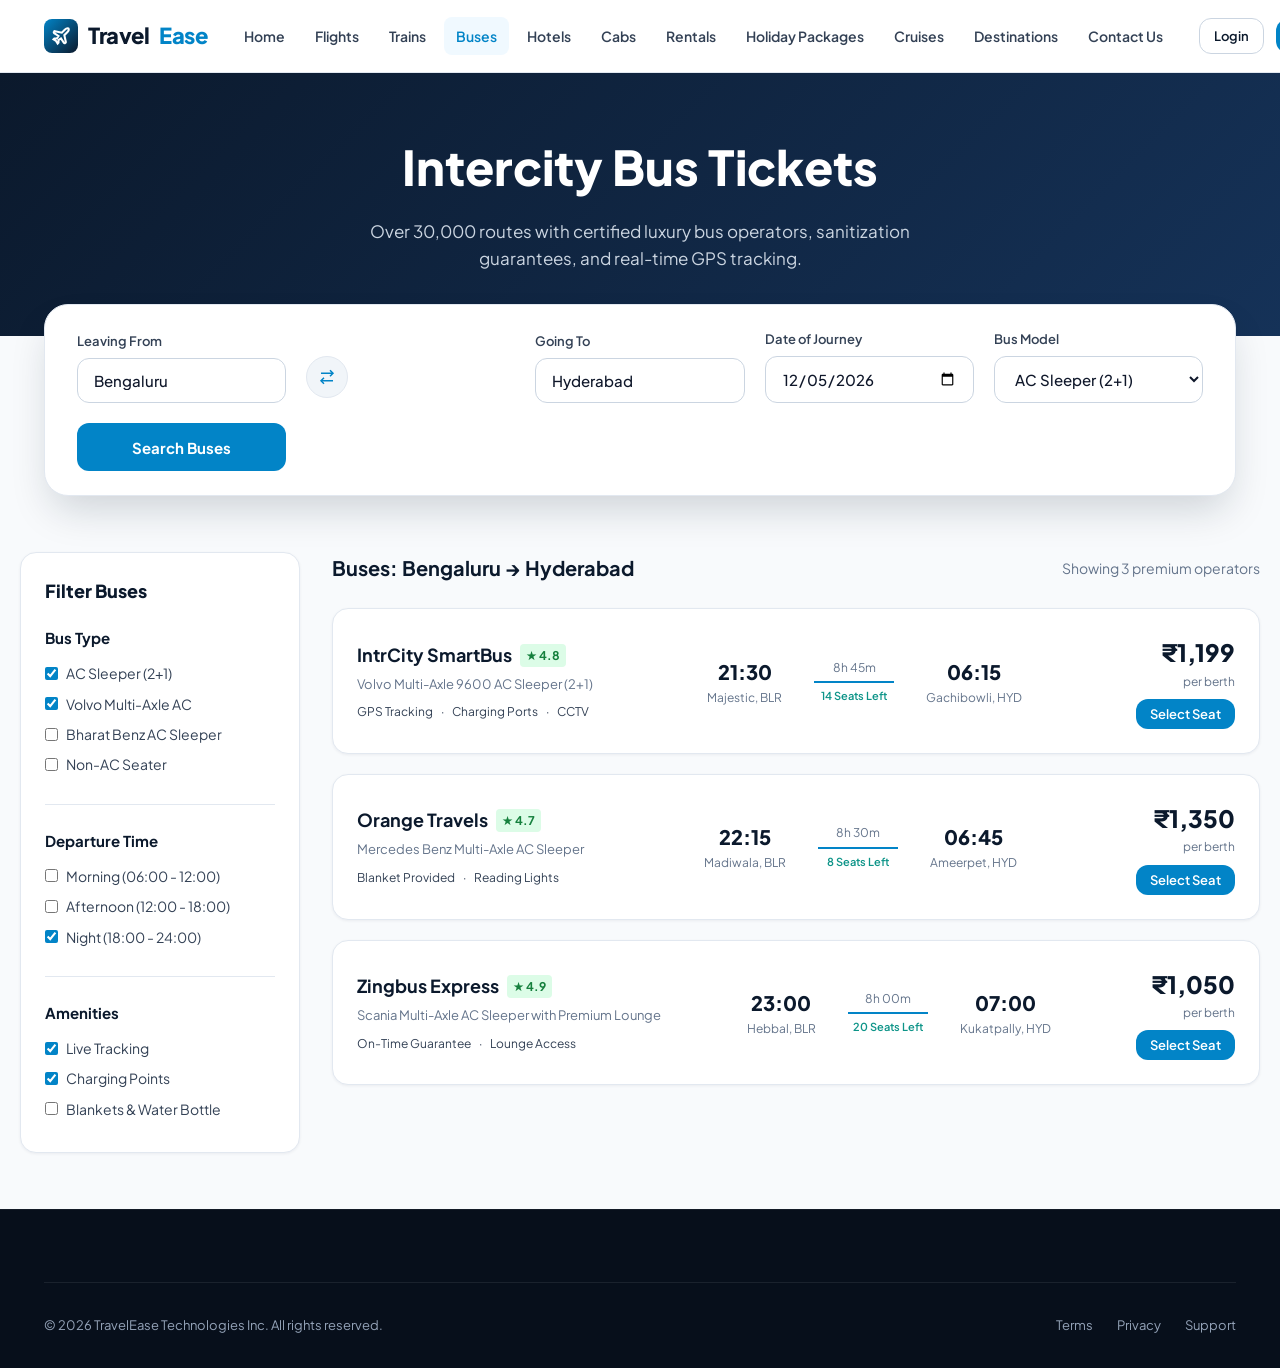
<file: buses.html>
<!DOCTYPE html>
<html lang="en">
<head>
  <meta charset="UTF-8">
  <meta name="viewport" content="width=device-width, initial-scale=1.0">
  <title>Buses — TravelEase | Book AC Sleeper &amp; Volvo Bus Tickets Online</title>
  <meta name="description" content="Book intercity bus tickets online with TravelEase. Live bus tracking, AC Sleeper Volvo coaches, zero cancellation charges.">
  <link rel="stylesheet" href="css/style.css">
  <link rel="stylesheet" href="css/responsive.css">
</head>
<body>

  <!-- Navigation Bar -->
  <header class="site-header">
    <div class="container nav-container">
      <a href="index.html" class="brand-logo" aria-label="TravelEase Home">
        <span class="brand-icon">
          <svg viewBox="0 0 24 24" fill="none" stroke="currentColor" stroke-width="2.5">
            <path d="M17.8 19.2 16 11l3.5-3.5C21 6 21.5 4 21 3c-1-.5-3 0-4.5 1.5L13 8 4.8 6.2c-.5-.1-.9.1-1.1.5l-.3.5c-.2.5-.1 1 .3 1.3L9 12l-2 3H4l-1 1 3 2 2 3 1-1v-3l3-2 3.5 5.3c.3.4.8.5 1.3.3l.5-.3c.4-.2.6-.6.5-1.1z"/>
          </svg>
        </span>
        Travel<span class="accent">Ease</span>
      </a>

      <nav class="main-nav" aria-label="Primary Navigation">
        <ul class="nav-list">
          <li><a href="index.html" class="nav-link">Home</a></li>
          <li><a href="flights.html" class="nav-link">Flights</a></li>
          <li><a href="trains.html" class="nav-link">Trains</a></li>
          <li><a href="buses.html" class="nav-link active">Buses</a></li>
          <li><a href="hotels.html" class="nav-link">Hotels</a></li>
          <li><a href="cabs.html" class="nav-link">Cabs</a></li>
          <li><a href="rentals.html" class="nav-link">Rentals</a></li>
          <li><a href="packages.html" class="nav-link">Holiday Packages</a></li>
          <li><a href="cruises.html" class="nav-link">Cruises</a></li>
          <li><a href="destinations.html" class="nav-link">Destinations</a></li>
          <li><a href="contact.html" class="nav-link">Contact Us</a></li>
        </ul>
      </nav>

      <div class="header-actions">
        <a href="login.html" class="btn btn-sm btn-outline">Login</a>
        <a href="signup.html" class="btn btn-sm btn-primary">Sign Up</a>
        <button class="mobile-toggle" aria-label="Toggle navigation menu">
          <svg viewBox="0 0 24 24" fill="none" stroke="currentColor" stroke-width="2">
            <line x1="3" y1="12" x2="21" y2="12"></line>
            <line x1="3" y1="6" x2="21" y2="6"></line>
            <line x1="3" y1="18" x2="21" y2="18"></line>
          </svg>
        </button>
      </div>
    </div>
  </header>

  <section class="page-header">
    <div class="container">
      <h1 class="page-header-title">Intercity Bus Tickets</h1>
      <p class="page-header-subtitle">
        Over 30,000 routes with certified luxury bus operators, sanitization guarantees, and real-time GPS tracking.
      </p>
    </div>
  </section>

  <div class="container" style="margin-top: -2rem;">
    <div class="search-panel" style="padding: 1.5rem 2rem;">
      <form class="search-form active" data-category="buses">
        <div class="form-grid">
          <div class="form-group">
            <label class="form-label">Leaving From</label>
            <input type="text" class="form-input" data-type="from" value="Bengaluru" required>
          </div>
          <button type="button" class="swap-btn" title="Swap cities">
            <svg style="width:18px;height:18px;" viewBox="0 0 24 24" fill="none" stroke="currentColor" stroke-width="2"><path d="m16 3 4 4-4 4"></path><path d="M20 7H4"></path><path d="m8 21-4-4 4-4"></path><path d="M4 17h16"></path></svg>
          </button>
          <div class="form-group">
            <label class="form-label">Going To</label>
            <input type="text" class="form-input" data-type="to" value="Hyderabad" required>
          </div>
          <div class="form-group">
            <label class="form-label">Date of Journey</label>
            <input type="date" class="form-input" data-date-type="depart" required>
          </div>
          <div class="form-group">
            <label class="form-label">Bus Model</label>
            <select class="form-select">
              <option value="all">All Bus Categories</option>
              <option value="sleeper" selected>AC Sleeper (2+1)</option>
              <option value="volvo">Volvo 9600 Multi-Axle</option>
            </select>
          </div>
          <div class="form-submit-col">
            <button type="submit" class="form-submit-btn">Search Buses</button>
          </div>
        </div>
      </form>
    </div>
  </div>

  <div class="container listings-container">
    <div class="listings-layout">
      <!-- Filter Sidebar -->
      <aside class="filter-sidebar">
        <h3 style="font-size: 1.125rem; font-weight: 800; color: var(--primary-navy); margin-bottom: 1.25rem;">Filter Buses</h3>
        
        <div class="filter-group">
          <h4 class="filter-title">Bus Type</h4>
          <label class="filter-checkbox"><input type="checkbox" checked> AC Sleeper (2+1)</label>
          <label class="filter-checkbox"><input type="checkbox" checked> Volvo Multi-Axle AC</label>
          <label class="filter-checkbox"><input type="checkbox"> Bharat Benz AC Sleeper</label>
          <label class="filter-checkbox"><input type="checkbox"> Non-AC Seater</label>
        </div>

        <div class="filter-group">
          <h4 class="filter-title">Departure Time</h4>
          <label class="filter-checkbox"><input type="checkbox"> Morning (06:00 - 12:00)</label>
          <label class="filter-checkbox"><input type="checkbox"> Afternoon (12:00 - 18:00)</label>
          <label class="filter-checkbox"><input type="checkbox" checked> Night (18:00 - 24:00)</label>
        </div>

        <div class="filter-group">
          <h4 class="filter-title">Amenities</h4>
          <label class="filter-checkbox"><input type="checkbox" checked> Live Tracking</label>
          <label class="filter-checkbox"><input type="checkbox" checked> Charging Points</label>
          <label class="filter-checkbox"><input type="checkbox"> Blankets &amp; Water Bottle</label>
        </div>
      </aside>

      <!-- Results List -->
      <main>
        <div style="display:flex; justify-content:space-between; align-items:center; margin-bottom:1.5rem;">
          <h2 style="font-size:1.25rem; font-weight:700; color:var(--primary-navy);">
            Buses: Bengaluru &rarr; Hyderabad
          </h2>
          <span style="font-size:0.875rem; color:var(--text-muted);">Showing 3 premium operators</span>
        </div>

        <!-- Bus 1 -->
        <article class="result-card">
          <div>
            <div style="display:flex; align-items:center; gap:0.5rem; margin-bottom:0.25rem;">
              <h3 style="font-size:1.125rem; font-weight:700; color:var(--primary-navy);">IntrCity SmartBus</h3>
              <span style="background:#DCFCE7; color:#15803D; font-size:0.75rem; font-weight:700; padding:2px 6px; border-radius:4px;">★ 4.8</span>
            </div>
            <p style="font-size:0.8125rem; color:var(--text-muted);">Volvo Multi-Axle 9600 AC Sleeper (2+1)</p>
            <div style="margin-top:0.5rem; display:flex; gap:0.5rem; font-size:0.75rem; color:var(--text-secondary);">
              <span>GPS Tracking</span> · <span>Charging Ports</span> · <span>CCTV</span>
            </div>
          </div>

          <div style="display:flex; align-items:center; gap:2rem; text-align:center;">
            <div>
              <div style="font-size:1.25rem; font-weight:800; color:var(--primary-navy);">21:30</div>
              <div style="font-size:0.75rem; color:var(--text-muted);">Majestic, BLR</div>
            </div>
            <div style="display:flex; flex-direction:column; align-items:center; min-width:80px;">
              <span style="font-size:0.75rem; color:var(--text-muted);">8h 45m</span>
              <div style="width:100%; height:2px; background:var(--sky-blue); margin:4px 0;"></div>
              <span style="font-size:0.6875rem; color:var(--accent-teal); font-weight:600;">14 Seats Left</span>
            </div>
            <div>
              <div style="font-size:1.25rem; font-weight:800; color:var(--primary-navy);">06:15</div>
              <div style="font-size:0.75rem; color:var(--text-muted);">Gachibowli, HYD</div>
            </div>
          </div>

          <div style="text-align:right;">
            <div style="font-size:1.5rem; font-weight:800; color:var(--primary-navy);">₹1,199</div>
            <div style="font-size:0.75rem; color:var(--text-muted); margin-bottom:0.5rem;">per berth</div>
            <button class="btn btn-primary btn-sm" data-action="book" data-title="IntrCity SmartBus (BLR -> HYD)" data-price="₹1,199" data-desc="Departure 21:30 PM from Majestic, Bengaluru. Volvo 9600 AC Sleeper berth.">
              Select Seat
            </button>
          </div>
        </article>

        <!-- Bus 2 -->
        <article class="result-card">
          <div>
            <div style="display:flex; align-items:center; gap:0.5rem; margin-bottom:0.25rem;">
              <h3 style="font-size:1.125rem; font-weight:700; color:var(--primary-navy);">Orange Travels</h3>
              <span style="background:#DCFCE7; color:#15803D; font-size:0.75rem; font-weight:700; padding:2px 6px; border-radius:4px;">★ 4.7</span>
            </div>
            <p style="font-size:0.8125rem; color:var(--text-muted);">Mercedes Benz Multi-Axle AC Sleeper</p>
            <div style="margin-top:0.5rem; display:flex; gap:0.5rem; font-size:0.75rem; color:var(--text-secondary);">
              <span>Blanket Provided</span> · <span>Reading Lights</span>
            </div>
          </div>

          <div style="display:flex; align-items:center; gap:2rem; text-align:center;">
            <div>
              <div style="font-size:1.25rem; font-weight:800; color:var(--primary-navy);">22:15</div>
              <div style="font-size:0.75rem; color:var(--text-muted);">Madiwala, BLR</div>
            </div>
            <div style="display:flex; flex-direction:column; align-items:center; min-width:80px;">
              <span style="font-size:0.75rem; color:var(--text-muted);">8h 30m</span>
              <div style="width:100%; height:2px; background:var(--sky-blue); margin:4px 0;"></div>
              <span style="font-size:0.6875rem; color:var(--accent-teal); font-weight:600;">8 Seats Left</span>
            </div>
            <div>
              <div style="font-size:1.25rem; font-weight:800; color:var(--primary-navy);">06:45</div>
              <div style="font-size:0.75rem; color:var(--text-muted);">Ameerpet, HYD</div>
            </div>
          </div>

          <div style="text-align:right;">
            <div style="font-size:1.5rem; font-weight:800; color:var(--primary-navy);">₹1,350</div>
            <div style="font-size:0.75rem; color:var(--text-muted); margin-bottom:0.5rem;">per berth</div>
            <button class="btn btn-primary btn-sm" data-action="book" data-title="Orange Travels (BLR -> HYD)" data-price="₹1,350" data-desc="Departure 22:15 PM from Madiwala, Bengaluru. Mercedes Benz Multi-Axle AC.">
              Select Seat
            </button>
          </div>
        </article>

        <!-- Bus 3 -->
        <article class="result-card">
          <div>
            <div style="display:flex; align-items:center; gap:0.5rem; margin-bottom:0.25rem;">
              <h3 style="font-size:1.125rem; font-weight:700; color:var(--primary-navy);">Zingbus Express</h3>
              <span style="background:#DCFCE7; color:#15803D; font-size:0.75rem; font-weight:700; padding:2px 6px; border-radius:4px;">★ 4.9</span>
            </div>
            <p style="font-size:0.8125rem; color:var(--text-muted);">Scania Multi-Axle AC Sleeper with Premium Lounge</p>
            <div style="margin-top:0.5rem; display:flex; gap:0.5rem; font-size:0.75rem; color:var(--text-secondary);">
              <span>On-Time Guarantee</span> · <span>Lounge Access</span>
            </div>
          </div>

          <div style="display:flex; align-items:center; gap:2rem; text-align:center;">
            <div>
              <div style="font-size:1.25rem; font-weight:800; color:var(--primary-navy);">23:00</div>
              <div style="font-size:0.75rem; color:var(--text-muted);">Hebbal, BLR</div>
            </div>
            <div style="display:flex; flex-direction:column; align-items:center; min-width:80px;">
              <span style="font-size:0.75rem; color:var(--text-muted);">8h 00m</span>
              <div style="width:100%; height:2px; background:var(--sky-blue); margin:4px 0;"></div>
              <span style="font-size:0.6875rem; color:var(--accent-teal); font-weight:600;">20 Seats Left</span>
            </div>
            <div>
              <div style="font-size:1.25rem; font-weight:800; color:var(--primary-navy);">07:00</div>
              <div style="font-size:0.75rem; color:var(--text-muted);">Kukatpally, HYD</div>
            </div>
          </div>

          <div style="text-align:right;">
            <div style="font-size:1.5rem; font-weight:800; color:var(--primary-navy);">₹1,050</div>
            <div style="font-size:0.75rem; color:var(--text-muted); margin-bottom:0.5rem;">per berth</div>
            <button class="btn btn-primary btn-sm" data-action="book" data-title="Zingbus Express (BLR -> HYD)" data-price="₹1,050" data-desc="Departure 23:00 PM from Hebbal, Bengaluru. Premium Scania AC sleeper.">
              Select Seat
            </button>
          </div>
        </article>
      </main>
    </div>
  </div>

  <footer class="site-footer">
    <div class="container">
      <div class="footer-bottom">
        <p>&copy; 2026 TravelEase Technologies Inc. All rights reserved.</p>
        <div class="footer-legal-links">
          <a href="contact.html#terms">Terms</a>
          <a href="contact.html#privacy">Privacy</a>
          <a href="contact.html">Support</a>
        </div>
      </div>
    </div>
  </footer>

  <script src="js/navigation.js"></script>
  <script src="js/search.js"></script>
  <script src="js/main.js"></script>
</body>
</html>
</file>
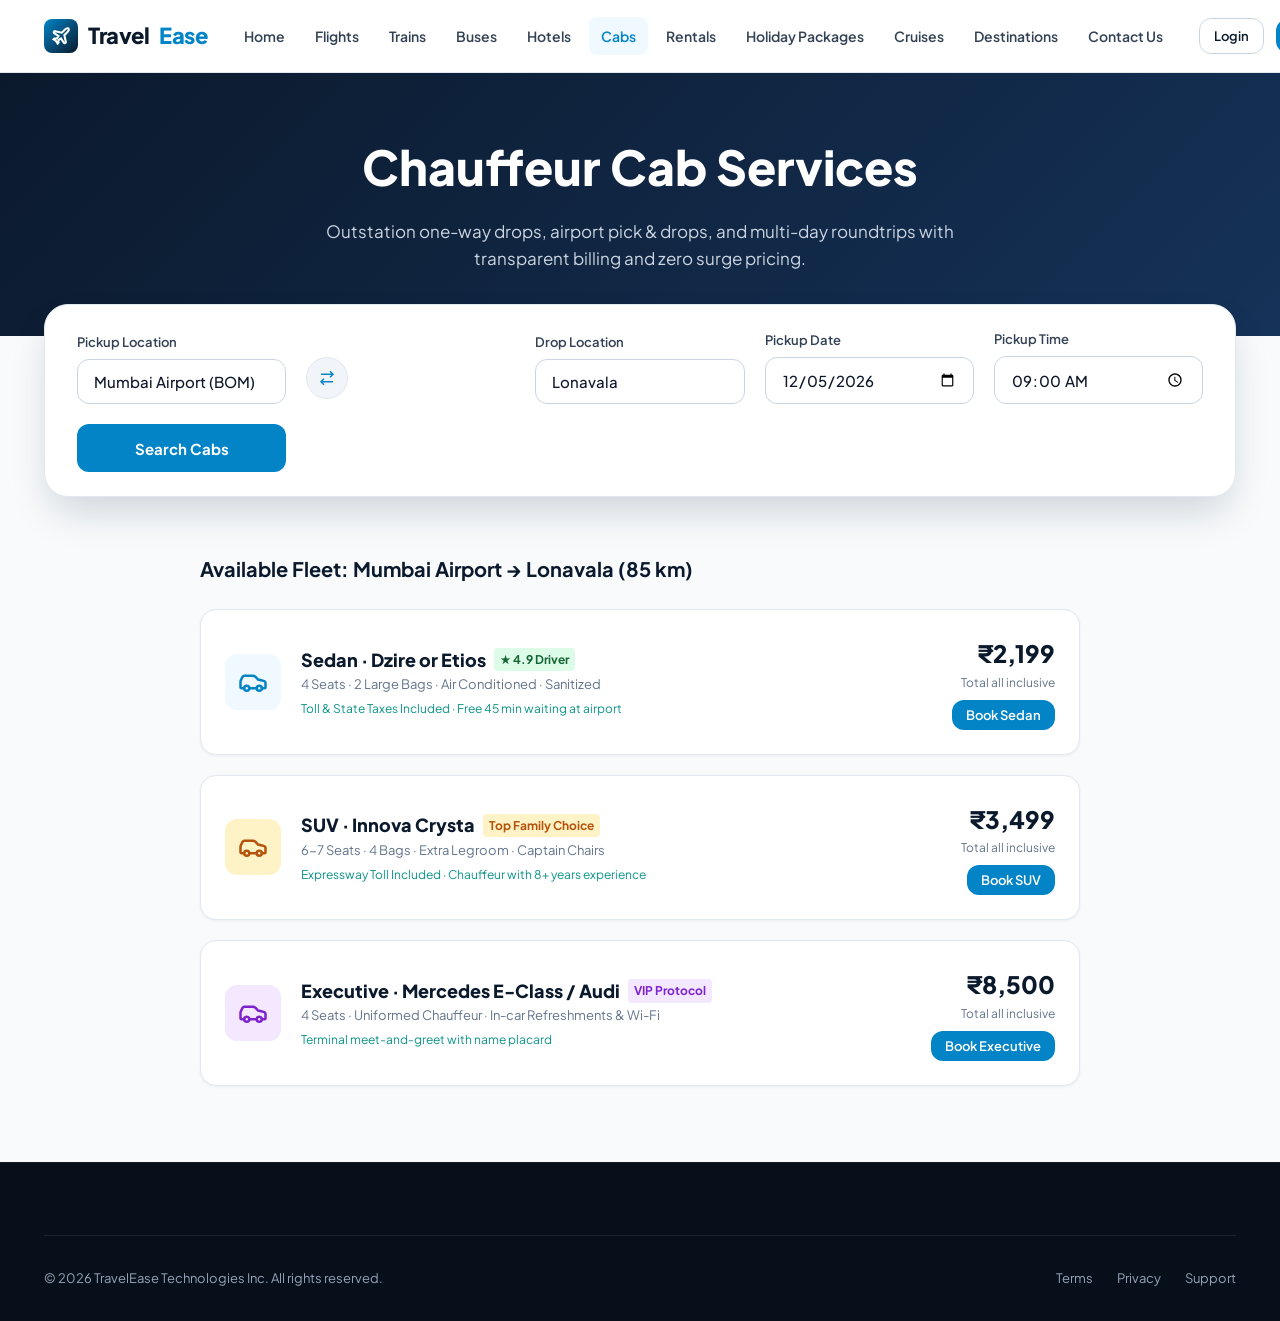
<file: cabs.html>
<!DOCTYPE html>
<html lang="en">
<head>
  <meta charset="UTF-8">
  <meta name="viewport" content="width=device-width, initial-scale=1.0">
  <title>Cabs — TravelEase | Outstation Cabs &amp; Airport Taxi Transfers</title>
  <meta name="description" content="Book outstation cabs, one-way drops, and airport transfers with verified chauffeurs and transparent per-km billing on TravelEase.">
  <link rel="stylesheet" href="css/style.css">
  <link rel="stylesheet" href="css/responsive.css">
</head>
<body>

  <!-- Navigation Bar -->
  <header class="site-header">
    <div class="container nav-container">
      <a href="index.html" class="brand-logo" aria-label="TravelEase Home">
        <span class="brand-icon">
          <svg viewBox="0 0 24 24" fill="none" stroke="currentColor" stroke-width="2.5">
            <path d="M17.8 19.2 16 11l3.5-3.5C21 6 21.5 4 21 3c-1-.5-3 0-4.5 1.5L13 8 4.8 6.2c-.5-.1-.9.1-1.1.5l-.3.5c-.2.5-.1 1 .3 1.3L9 12l-2 3H4l-1 1 3 2 2 3 1-1v-3l3-2 3.5 5.3c.3.4.8.5 1.3.3l.5-.3c.4-.2.6-.6.5-1.1z"/>
          </svg>
        </span>
        Travel<span class="accent">Ease</span>
      </a>

      <nav class="main-nav" aria-label="Primary Navigation">
        <ul class="nav-list">
          <li><a href="index.html" class="nav-link">Home</a></li>
          <li><a href="flights.html" class="nav-link">Flights</a></li>
          <li><a href="trains.html" class="nav-link">Trains</a></li>
          <li><a href="buses.html" class="nav-link">Buses</a></li>
          <li><a href="hotels.html" class="nav-link">Hotels</a></li>
          <li><a href="cabs.html" class="nav-link active">Cabs</a></li>
          <li><a href="rentals.html" class="nav-link">Rentals</a></li>
          <li><a href="packages.html" class="nav-link">Holiday Packages</a></li>
          <li><a href="cruises.html" class="nav-link">Cruises</a></li>
          <li><a href="destinations.html" class="nav-link">Destinations</a></li>
          <li><a href="contact.html" class="nav-link">Contact Us</a></li>
        </ul>
      </nav>

      <div class="header-actions">
        <a href="login.html" class="btn btn-sm btn-outline">Login</a>
        <a href="signup.html" class="btn btn-sm btn-primary">Sign Up</a>
        <button class="mobile-toggle" aria-label="Toggle navigation menu">
          <svg viewBox="0 0 24 24" fill="none" stroke="currentColor" stroke-width="2">
            <line x1="3" y1="12" x2="21" y2="12"></line>
            <line x1="3" y1="6" x2="21" y2="6"></line>
            <line x1="3" y1="18" x2="21" y2="18"></line>
          </svg>
        </button>
      </div>
    </div>
  </header>

  <section class="page-header">
    <div class="container">
      <h1 class="page-header-title">Chauffeur Cab Services</h1>
      <p class="page-header-subtitle">
        Outstation one-way drops, airport pick &amp; drops, and multi-day roundtrips with transparent billing and zero surge pricing.
      </p>
    </div>
  </section>

  <div class="container" style="margin-top: -2rem;">
    <div class="search-panel" style="padding: 1.5rem 2rem;">
      <form class="search-form active" data-category="cabs">
        <div class="form-grid">
          <div class="form-group">
            <label class="form-label">Pickup Location</label>
            <input type="text" class="form-input" data-type="from" value="Mumbai Airport (BOM)" required>
          </div>
          <button type="button" class="swap-btn" title="Swap locations">
            <svg style="width:18px;height:18px;" viewBox="0 0 24 24" fill="none" stroke="currentColor" stroke-width="2"><path d="m16 3 4 4-4 4"></path><path d="M20 7H4"></path><path d="m8 21-4-4 4-4"></path><path d="M4 17h16"></path></svg>
          </button>
          <div class="form-group">
            <label class="form-label">Drop Location</label>
            <input type="text" class="form-input" data-type="to" value="Lonavala" required>
          </div>
          <div class="form-group">
            <label class="form-label">Pickup Date</label>
            <input type="date" class="form-input" data-date-type="depart" required>
          </div>
          <div class="form-group">
            <label class="form-label">Pickup Time</label>
            <input type="time" class="form-input" value="09:00" required>
          </div>
          <div class="form-submit-col">
            <button type="submit" class="form-submit-btn">Search Cabs</button>
          </div>
        </div>
      </form>
    </div>
  </div>

  <div class="container listings-container">
    <div style="max-width: 880px; margin: 0 auto;">
      <h2 style="font-size:1.25rem; font-weight:700; color:var(--primary-navy); margin-bottom:1.5rem;">
        Available Fleet: Mumbai Airport &rarr; Lonavala (85 km)
      </h2>

      <!-- Cab 1: Sedan -->
      <article class="result-card">
        <div style="display:flex; align-items:center; gap:1.25rem;">
          <div style="width:56px; height:56px; background:var(--sky-subtle); border-radius:var(--radius-md); display:flex; align-items:center; justify-content:center; color:var(--sky-blue);">
            <svg viewBox="0 0 24 24" fill="none" stroke="currentColor" stroke-width="2" style="width:30px;height:30px;"><path d="M19 17h2c.6 0 1-.4 1-1v-3c0-.9-.7-1.7-1.5-1.9C18.7 10.6 16 10 16 10s-1.3-1.4-2.2-2.3c-.5-.4-1.1-.7-1.8-.7H5c-.6 0-1.1.4-1.4.9l-1.4 2.9A3 3 0 0 0 2 12v4c0 .6.4 1 1 1h2"></path><circle cx="7" cy="17" r="2"></circle><path d="M9 17h6"></path><circle cx="17" cy="17" r="2"></circle></svg>
          </div>
          <div>
            <div style="display:flex; align-items:center; gap:0.5rem;">
              <h3 style="font-size:1.125rem; font-weight:800; color:var(--primary-navy);">Sedan · Dzire or Etios</h3>
              <span style="font-size:0.75rem; background:#DCFCE7; color:#166534; font-weight:700; padding:2px 6px; border-radius:4px;">★ 4.9 Driver</span>
            </div>
            <p style="font-size:0.8125rem; color:var(--text-muted);">4 Seats · 2 Large Bags · Air Conditioned · Sanitized</p>
            <p style="font-size:0.75rem; color:var(--accent-teal); margin-top:0.25rem;">Toll &amp; State Taxes Included · Free 45 min waiting at airport</p>
          </div>
        </div>

        <div style="text-align:right;">
          <div style="font-size:1.5rem; font-weight:800; color:var(--primary-navy);">₹2,199</div>
          <div style="font-size:0.75rem; color:var(--text-muted); margin-bottom:0.5rem;">Total all inclusive</div>
          <button class="btn btn-primary btn-sm" data-action="book" data-title="Sedan Cab Booking (Mumbai to Lonavala)" data-price="₹2,199" data-desc="AC Sedan with chauffeur pickup at Mumbai Airport, drop at Lonavala hotel.">
            Book Sedan
          </button>
        </div>
      </article>

      <!-- Cab 2: SUV Innova -->
      <article class="result-card">
        <div style="display:flex; align-items:center; gap:1.25rem;">
          <div style="width:56px; height:56px; background:#FEF3C7; border-radius:var(--radius-md); display:flex; align-items:center; justify-content:center; color:#B45309;">
            <svg viewBox="0 0 24 24" fill="none" stroke="currentColor" stroke-width="2" style="width:30px;height:30px;"><path d="M19 17h2c.6 0 1-.4 1-1v-3c0-.9-.7-1.7-1.5-1.9C18.7 10.6 16 10 16 10s-1.3-1.4-2.2-2.3c-.5-.4-1.1-.7-1.8-.7H5c-.6 0-1.1.4-1.4.9l-1.4 2.9A3 3 0 0 0 2 12v4c0 .6.4 1 1 1h2"></path><circle cx="7" cy="17" r="2"></circle><path d="M9 17h6"></path><circle cx="17" cy="17" r="2"></circle></svg>
          </div>
          <div>
            <div style="display:flex; align-items:center; gap:0.5rem;">
              <h3 style="font-size:1.125rem; font-weight:800; color:var(--primary-navy);">SUV · Innova Crysta</h3>
              <span style="font-size:0.75rem; background:#FEF3C7; color:#B45309; font-weight:700; padding:2px 6px; border-radius:4px;">Top Family Choice</span>
            </div>
            <p style="font-size:0.8125rem; color:var(--text-muted);">6-7 Seats · 4 Bags · Extra Legroom · Captain Chairs</p>
            <p style="font-size:0.75rem; color:var(--accent-teal); margin-top:0.25rem;">Expressway Toll Included · Chauffeur with 8+ years experience</p>
          </div>
        </div>

        <div style="text-align:right;">
          <div style="font-size:1.5rem; font-weight:800; color:var(--primary-navy);">₹3,499</div>
          <div style="font-size:0.75rem; color:var(--text-muted); margin-bottom:0.5rem;">Total all inclusive</div>
          <button class="btn btn-primary btn-sm" data-action="book" data-title="Innova Crysta SUV (Mumbai to Lonavala)" data-price="₹3,499" data-desc="Spacious 7-seater AC Innova Crysta for comfortable ghat road family travel.">
            Book SUV
          </button>
        </div>
      </article>

      <!-- Cab 3: Luxury Mercedes / BMW -->
      <article class="result-card">
        <div style="display:flex; align-items:center; gap:1.25rem;">
          <div style="width:56px; height:56px; background:#F3E8FF; border-radius:var(--radius-md); display:flex; align-items:center; justify-content:center; color:#7E22CE;">
            <svg viewBox="0 0 24 24" fill="none" stroke="currentColor" stroke-width="2" style="width:30px;height:30px;"><path d="M19 17h2c.6 0 1-.4 1-1v-3c0-.9-.7-1.7-1.5-1.9C18.7 10.6 16 10 16 10s-1.3-1.4-2.2-2.3c-.5-.4-1.1-.7-1.8-.7H5c-.6 0-1.1.4-1.4.9l-1.4 2.9A3 3 0 0 0 2 12v4c0 .6.4 1 1 1h2"></path><circle cx="7" cy="17" r="2"></circle><path d="M9 17h6"></path><circle cx="17" cy="17" r="2"></circle></svg>
          </div>
          <div>
            <div style="display:flex; align-items:center; gap:0.5rem;">
              <h3 style="font-size:1.125rem; font-weight:800; color:var(--primary-navy);">Executive · Mercedes E-Class / Audi</h3>
              <span style="font-size:0.75rem; background:#F3E8FF; color:#7E22CE; font-weight:700; padding:2px 6px; border-radius:4px;">VIP Protocol</span>
            </div>
            <p style="font-size:0.8125rem; color:var(--text-muted);">4 Seats · Uniformed Chauffeur · In-car Refreshments &amp; Wi-Fi</p>
            <p style="font-size:0.75rem; color:var(--accent-teal); margin-top:0.25rem;">Terminal meet-and-greet with name placard</p>
          </div>
        </div>

        <div style="text-align:right;">
          <div style="font-size:1.5rem; font-weight:800; color:var(--primary-navy);">₹8,500</div>
          <div style="font-size:0.75rem; color:var(--text-muted); margin-bottom:0.5rem;">Total all inclusive</div>
          <button class="btn btn-primary btn-sm" data-action="book" data-title="Luxury Chauffeur Service (Mercedes E-Class)" data-price="₹8,500" data-desc="Executive terminal meet & greet with bottled water, Wi-Fi, and luxury Mercedes chauffeur ride.">
            Book Executive
          </button>
        </div>
      </article>
    </div>
  </div>

  <footer class="site-footer">
    <div class="container">
      <div class="footer-bottom">
        <p>&copy; 2026 TravelEase Technologies Inc. All rights reserved.</p>
        <div class="footer-legal-links">
          <a href="contact.html#terms">Terms</a>
          <a href="contact.html#privacy">Privacy</a>
          <a href="contact.html">Support</a>
        </div>
      </div>
    </div>
  </footer>

  <script src="js/navigation.js"></script>
  <script src="js/search.js"></script>
  <script src="js/main.js"></script>
</body>
</html>
</file>
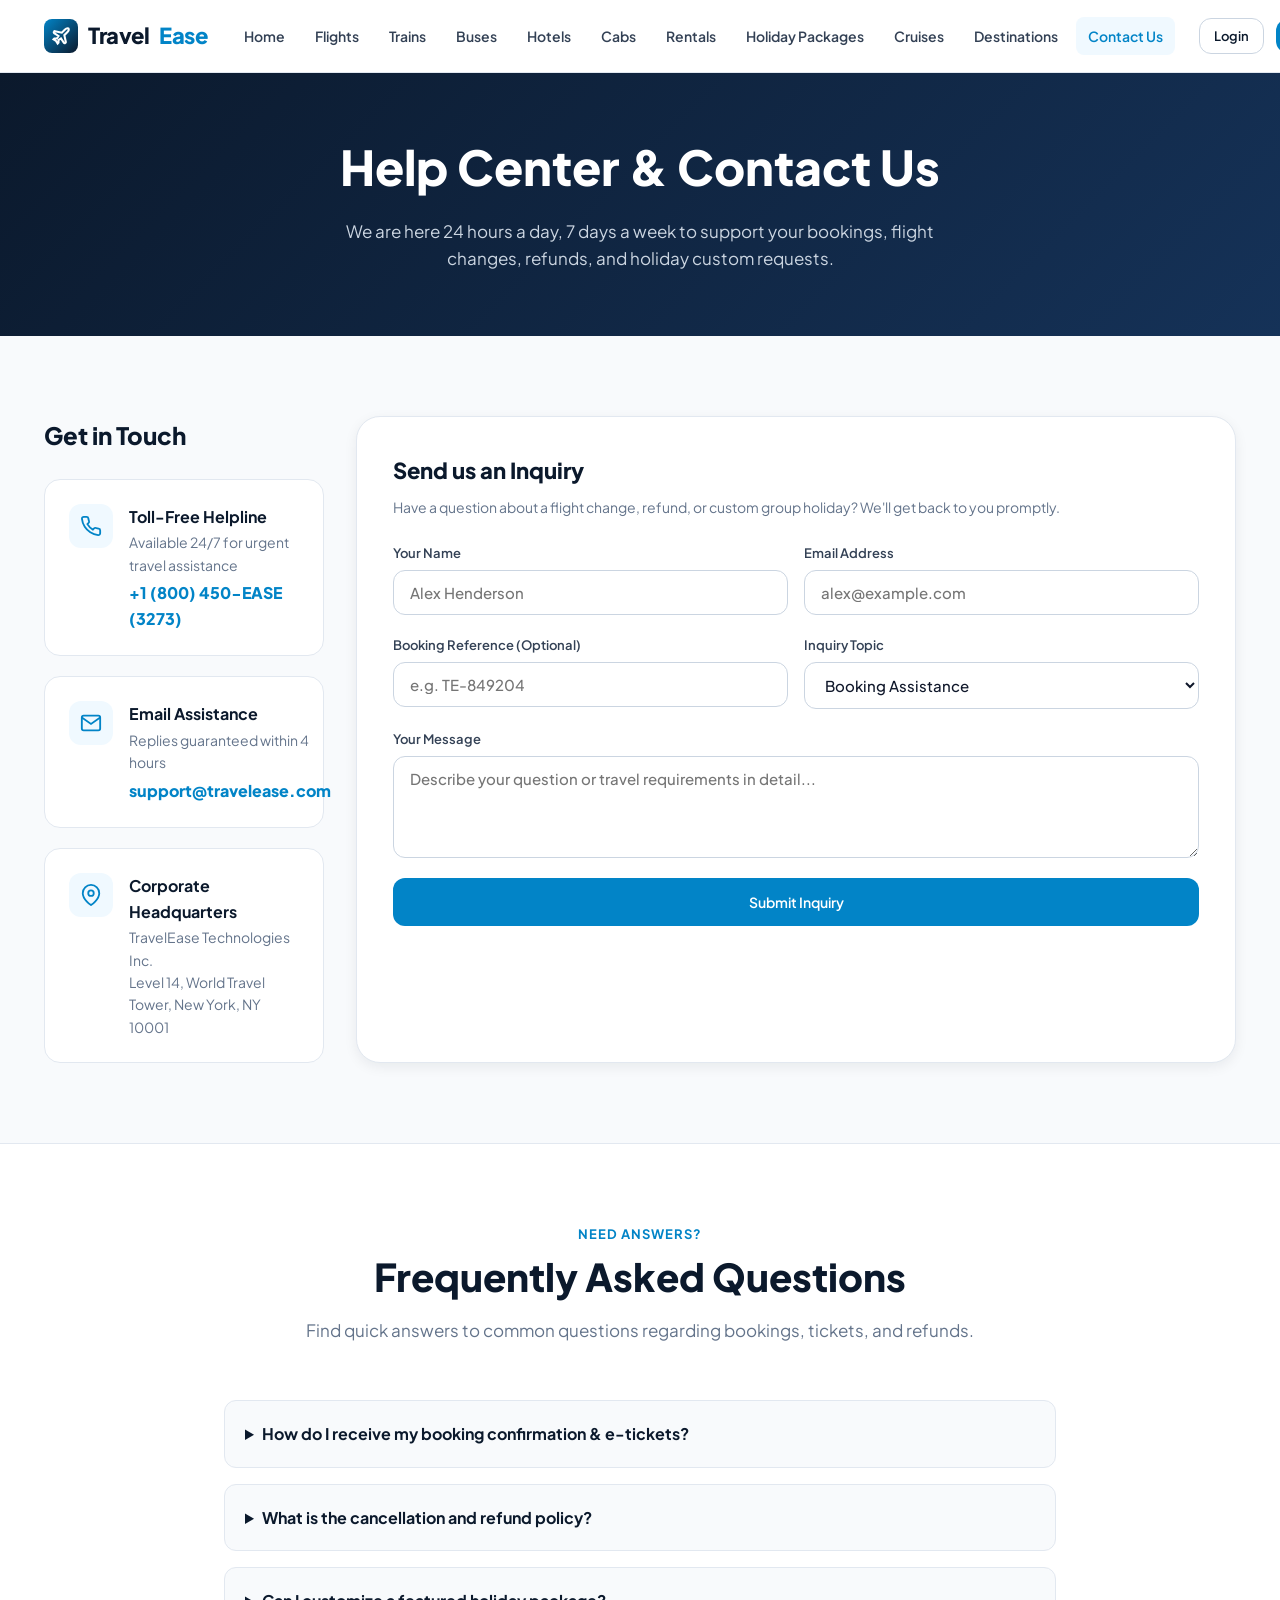
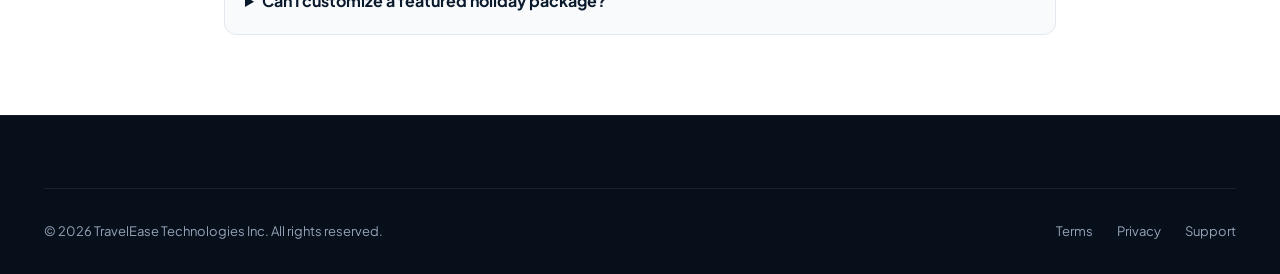
<file: contact.html>
<!DOCTYPE html>
<html lang="en">
<head>
  <meta charset="UTF-8">
  <meta name="viewport" content="width=device-width, initial-scale=1.0">
  <title>Contact Us — TravelEase | 24/7 Customer Care &amp; Help Center</title>
  <meta name="description" content="Get 24/7 travel assistance, modify reservations, or contact TravelEase customer support by phone, email, and live inquiry.">
  <link rel="stylesheet" href="css/style.css">
  <link rel="stylesheet" href="css/responsive.css">
</head>
<body>

  <!-- Navigation Bar -->
  <header class="site-header">
    <div class="container nav-container">
      <a href="index.html" class="brand-logo" aria-label="TravelEase Home">
        <span class="brand-icon">
          <svg viewBox="0 0 24 24" fill="none" stroke="currentColor" stroke-width="2.5">
            <path d="M17.8 19.2 16 11l3.5-3.5C21 6 21.5 4 21 3c-1-.5-3 0-4.5 1.5L13 8 4.8 6.2c-.5-.1-.9.1-1.1.5l-.3.5c-.2.5-.1 1 .3 1.3L9 12l-2 3H4l-1 1 3 2 2 3 1-1v-3l3-2 3.5 5.3c.3.4.8.5 1.3.3l.5-.3c.4-.2.6-.6.5-1.1z"/>
          </svg>
        </span>
        Travel<span class="accent">Ease</span>
      </a>

      <nav class="main-nav" aria-label="Primary Navigation">
        <ul class="nav-list">
          <li><a href="index.html" class="nav-link">Home</a></li>
          <li><a href="flights.html" class="nav-link">Flights</a></li>
          <li><a href="trains.html" class="nav-link">Trains</a></li>
          <li><a href="buses.html" class="nav-link">Buses</a></li>
          <li><a href="hotels.html" class="nav-link">Hotels</a></li>
          <li><a href="cabs.html" class="nav-link">Cabs</a></li>
          <li><a href="rentals.html" class="nav-link">Rentals</a></li>
          <li><a href="packages.html" class="nav-link">Holiday Packages</a></li>
          <li><a href="cruises.html" class="nav-link">Cruises</a></li>
          <li><a href="destinations.html" class="nav-link">Destinations</a></li>
          <li><a href="contact.html" class="nav-link active">Contact Us</a></li>
        </ul>
      </nav>

      <div class="header-actions">
        <a href="login.html" class="btn btn-sm btn-outline">Login</a>
        <a href="signup.html" class="btn btn-sm btn-primary">Sign Up</a>
        <button class="mobile-toggle" aria-label="Toggle navigation menu">
          <svg viewBox="0 0 24 24" fill="none" stroke="currentColor" stroke-width="2">
            <line x1="3" y1="12" x2="21" y2="12"></line>
            <line x1="3" y1="6" x2="21" y2="6"></line>
            <line x1="3" y1="18" x2="21" y2="18"></line>
          </svg>
        </button>
      </div>
    </div>
  </header>

  <section class="page-header">
    <div class="container">
      <h1 class="page-header-title">Help Center &amp; Contact Us</h1>
      <p class="page-header-subtitle">
        We are here 24 hours a day, 7 days a week to support your bookings, flight changes, refunds, and holiday custom requests.
      </p>
    </div>
  </section>

  <div class="container section">
    <div class="listings-layout">
      <!-- Contact Info Cards -->
      <div>
        <h2 style="font-size:1.5rem; font-weight:800; color:var(--primary-navy); margin-bottom:1.5rem;">
          Get in Touch
        </h2>

        <!-- Card 1 -->
        <div style="background:#ffffff; border-radius:var(--radius-lg); border:1px solid var(--border-light); padding:1.5rem; margin-bottom:1.25rem; display:flex; gap:1rem; align-items:flex-start;">
          <div style="width:44px; height:44px; background:var(--sky-subtle); border-radius:var(--radius-md); display:flex; align-items:center; justify-content:center; color:var(--sky-blue); flex-shrink:0;">
            <svg viewBox="0 0 24 24" fill="none" stroke="currentColor" stroke-width="2" style="width:22px;height:22px;"><path d="M22 16.92v3a2 2 0 0 1-2.18 2 19.79 19.79 0 0 1-8.63-3.07 19.5 19.5 0 0 1-6-6 19.79 19.79 0 0 1-3.07-8.67A2 2 0 0 1 4.11 2h3a2 2 0 0 1 2 1.72 12.84 12.84 0 0 0 .7 2.81 2 2 0 0 1-.45 2.11L8.09 9.91a16 16 0 0 0 6 6l1.27-1.27a2 2 0 0 1 2.11-.45 12.84 12.84 0 0 0 2.81.7A2 2 0 0 1 22 16.92z"></path></svg>
          </div>
          <div>
            <h3 style="font-size:1rem; font-weight:700; color:var(--primary-navy);">Toll-Free Helpline</h3>
            <p style="font-size:0.875rem; color:var(--text-muted); margin-top:2px;">Available 24/7 for urgent travel assistance</p>
            <p style="font-size:1rem; font-weight:800; color:var(--sky-blue); margin-top:4px;">+1 (800) 450-EASE (3273)</p>
          </div>
        </div>

        <!-- Card 2 -->
        <div style="background:#ffffff; border-radius:var(--radius-lg); border:1px solid var(--border-light); padding:1.5rem; margin-bottom:1.25rem; display:flex; gap:1rem; align-items:flex-start;">
          <div style="width:44px; height:44px; background:var(--sky-subtle); border-radius:var(--radius-md); display:flex; align-items:center; justify-content:center; color:var(--sky-blue); flex-shrink:0;">
            <svg viewBox="0 0 24 24" fill="none" stroke="currentColor" stroke-width="2" style="width:22px;height:22px;"><path d="M4 4h16c1.1 0 2 .9 2 2v12c0 1.1-.9 2-2 2H4c-1.1 0-2-.9-2-2V6c0-1.1.9-2 2-2z"></path><polyline points="22,6 12,13 2,6"></polyline></svg>
          </div>
          <div>
            <h3 style="font-size:1rem; font-weight:700; color:var(--primary-navy);">Email Assistance</h3>
            <p style="font-size:0.875rem; color:var(--text-muted); margin-top:2px;">Replies guaranteed within 4 hours</p>
            <p style="font-size:1rem; font-weight:800; color:var(--sky-blue); margin-top:4px;">support@travelease.com</p>
          </div>
        </div>

        <!-- Card 3 -->
        <div style="background:#ffffff; border-radius:var(--radius-lg); border:1px solid var(--border-light); padding:1.5rem; display:flex; gap:1rem; align-items:flex-start;">
          <div style="width:44px; height:44px; background:var(--sky-subtle); border-radius:var(--radius-md); display:flex; align-items:center; justify-content:center; color:var(--sky-blue); flex-shrink:0;">
            <svg viewBox="0 0 24 24" fill="none" stroke="currentColor" stroke-width="2" style="width:22px;height:22px;"><path d="M21 10c0 7-9 13-9 13s-9-6-9-13a9 9 0 0 1 18 0z"></path><circle cx="12" cy="10" r="3"></circle></svg>
          </div>
          <div>
            <h3 style="font-size:1rem; font-weight:700; color:var(--primary-navy);">Corporate Headquarters</h3>
            <p style="font-size:0.875rem; color:var(--text-muted); margin-top:2px;">
              TravelEase Technologies Inc.<br>
              Level 14, World Travel Tower, New York, NY 10001
            </p>
          </div>
        </div>
      </div>

      <!-- Contact Form -->
      <div style="background:#ffffff; border-radius:var(--radius-xl); border:1px solid var(--border-light); padding:2.25rem; box-shadow:var(--shadow-md);">
        <h2 style="font-size:1.375rem; font-weight:800; color:var(--primary-navy); margin-bottom:0.5rem;">
          Send us an Inquiry
        </h2>
        <p style="font-size:0.875rem; color:var(--text-muted); margin-bottom:1.5rem;">
          Have a question about a flight change, refund, or custom group holiday? We'll get back to you promptly.
        </p>

        <form id="contact-form" style="display:flex; flex-direction:column; gap:1.25rem;">
          <div style="display:grid; grid-template-columns:1fr 1fr; gap:1rem;">
            <div class="form-group">
              <label class="form-label">Your Name</label>
              <input type="text" class="form-input" required placeholder="Alex Henderson">
            </div>
            <div class="form-group">
              <label class="form-label">Email Address</label>
              <input type="email" class="form-input" required placeholder="alex@example.com">
            </div>
          </div>

          <div style="display:grid; grid-template-columns:1fr 1fr; gap:1rem;">
            <div class="form-group">
              <label class="form-label">Booking Reference (Optional)</label>
              <input type="text" class="form-input" placeholder="e.g. TE-849204">
            </div>
            <div class="form-group">
              <label class="form-label">Inquiry Topic</label>
              <select class="form-select">
                <option value="booking">Booking Assistance</option>
                <option value="cancellation">Cancellation &amp; Refund</option>
                <option value="custom">Custom Package Request</option>
                <option value="partnership">Travel Partner Inquiry</option>
              </select>
            </div>
          </div>

          <div class="form-group">
            <label class="form-label">Your Message</label>
            <textarea class="form-input" rows="4" required placeholder="Describe your question or travel requirements in detail..."></textarea>
          </div>

          <button type="submit" class="btn btn-primary" style="height:48px;">
            Submit Inquiry
          </button>
        </form>
      </div>
    </div>
  </div>

  <!-- FAQs Section -->
  <section class="section" id="faq" style="background-color: var(--bg-card); border-top:1px solid var(--border-light);">
    <div class="container" style="max-width:880px;">
      <div class="section-header">
        <div class="section-kicker">Need Answers?</div>
        <h2 class="section-title">Frequently Asked Questions</h2>
        <p class="section-subtitle">Find quick answers to common questions regarding bookings, tickets, and refunds.</p>
      </div>

      <div style="display:flex; flex-direction:column; gap:1rem;">
        <details style="background:var(--bg-canvas); padding:1.25rem; border-radius:var(--radius-md); border:1px solid var(--border-light);">
          <summary style="font-weight:700; color:var(--primary-navy); cursor:pointer;">How do I receive my booking confirmation &amp; e-tickets?</summary>
          <p style="margin-top:0.75rem; font-size:0.875rem; color:var(--text-muted);">
            Once your reservation is confirmed, your e-tickets and confirmed PNR vouchers are instantly delivered to your email and accessible under "Manage Booking" in your TravelEase account.
          </p>
        </details>

        <details style="background:var(--bg-canvas); padding:1.25rem; border-radius:var(--radius-md); border:1px solid var(--border-light);">
          <summary style="font-weight:700; color:var(--primary-navy); cursor:pointer;">What is the cancellation and refund policy?</summary>
          <p style="margin-top:0.75rem; font-size:0.875rem; color:var(--text-muted);">
            Most hotels and select flights offer Free Cancellation up to 24-48 hours before check-in or departure. Refunds are processed back to the original payment method within 3 to 5 business days with zero TravelEase convenience fee deductions.
          </p>
        </details>

        <details style="background:var(--bg-canvas); padding:1.25rem; border-radius:var(--radius-md); border:1px solid var(--border-light);">
          <summary style="font-weight:700; color:var(--primary-navy); cursor:pointer;">Can I customize a featured holiday package?</summary>
          <p style="margin-top:0.75rem; font-size:0.875rem; color:var(--text-muted);">
            Yes! All packages can be tailored to add extra nights, upgrade to private pool villas, or incorporate specialized activities like scuba diving, hot air ballooning, or private sightseeing cabs.
          </p>
        </details>
      </div>
    </div>
  </section>

  <footer class="site-footer">
    <div class="container">
      <div class="footer-bottom">
        <p>&copy; 2026 TravelEase Technologies Inc. All rights reserved.</p>
        <div class="footer-legal-links">
          <a href="#terms">Terms</a>
          <a href="#privacy">Privacy</a>
          <a href="#faq">Support</a>
        </div>
      </div>
    </div>
  </footer>

  <script src="js/navigation.js"></script>
  <script src="js/search.js"></script>
  <script src="js/main.js"></script>
  <script>
    // Local form feedback for contact form
    const contactForm = document.getElementById('contact-form');
    if (contactForm) {
      contactForm.addEventListener('submit', (e) => {
        e.preventDefault();
        window.showToast('Inquiry submitted! Our travel support team will respond shortly.', 'success');
        contactForm.reset();
      });
    }
  </script>
</body>
</html>
</file>
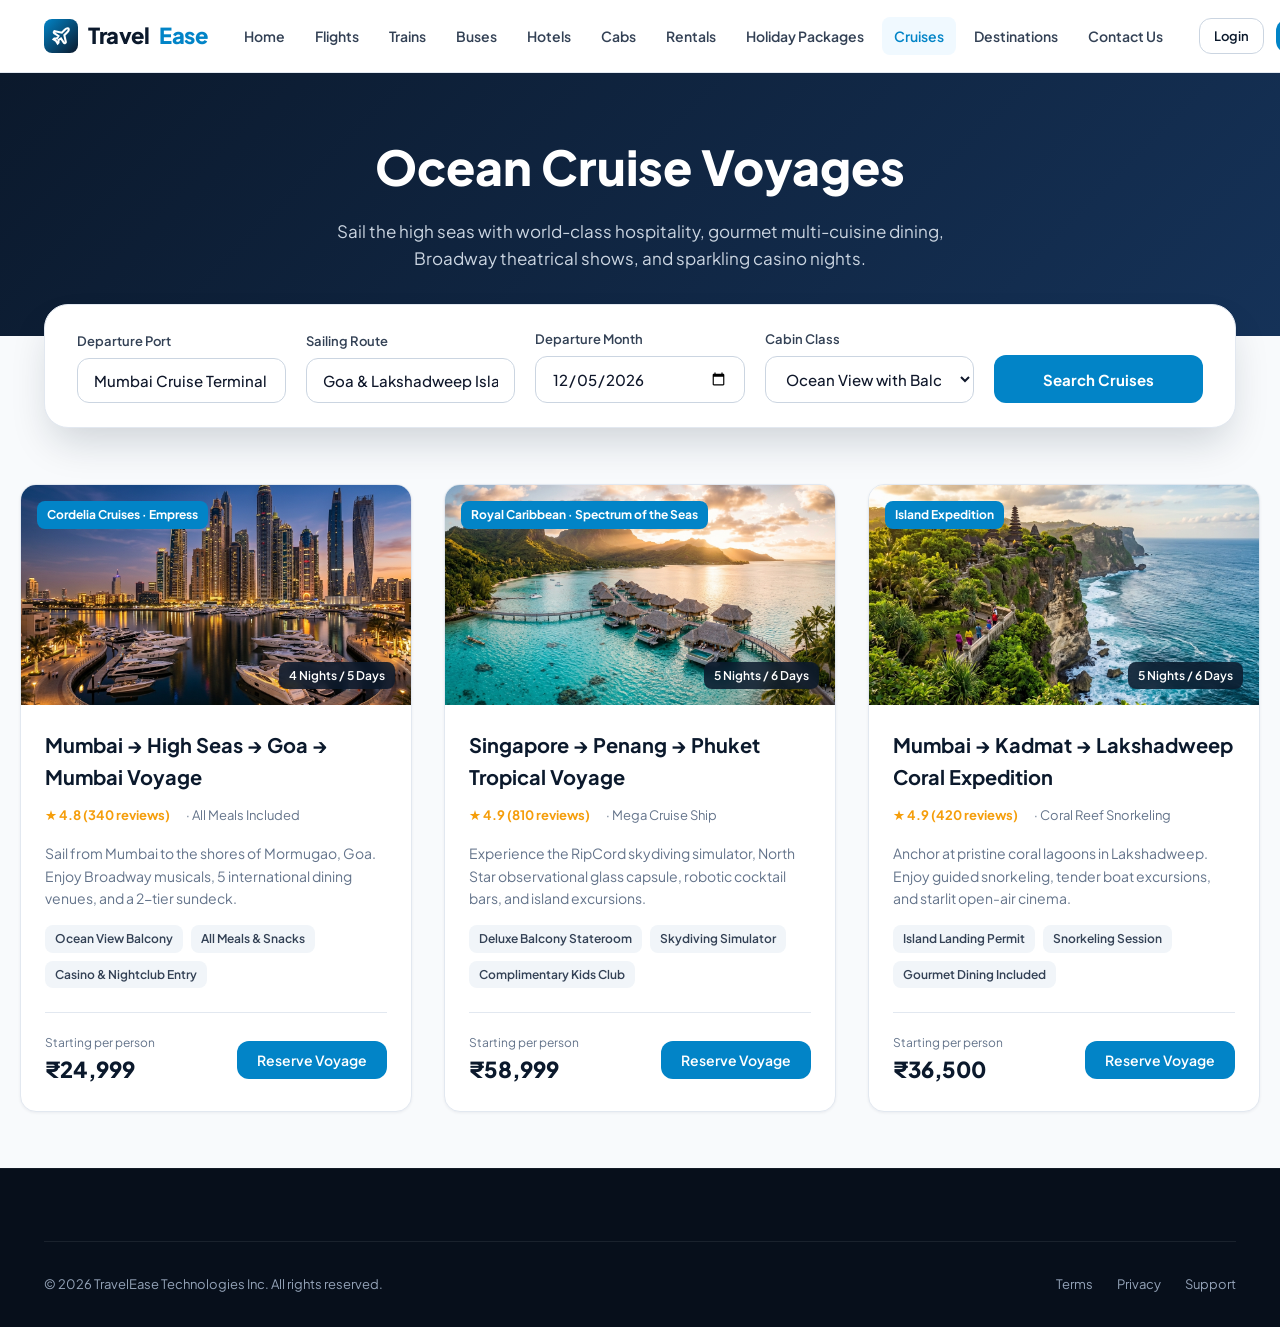
<file: cruises.html>
<!DOCTYPE html>
<html lang="en">
<head>
  <meta charset="UTF-8">
  <meta name="viewport" content="width=device-width, initial-scale=1.0">
  <title>Cruises — TravelEase | Ocean Voyages &amp; Island Cruise Bookings</title>
  <meta name="description" content="Book luxury ocean cruises to Goa, Lakshadweep, and international destinations with all-inclusive meals and entertainment on TravelEase.">
  <link rel="stylesheet" href="css/style.css">
  <link rel="stylesheet" href="css/responsive.css">
</head>
<body>

  <!-- Navigation Bar -->
  <header class="site-header">
    <div class="container nav-container">
      <a href="index.html" class="brand-logo" aria-label="TravelEase Home">
        <span class="brand-icon">
          <svg viewBox="0 0 24 24" fill="none" stroke="currentColor" stroke-width="2.5">
            <path d="M17.8 19.2 16 11l3.5-3.5C21 6 21.5 4 21 3c-1-.5-3 0-4.5 1.5L13 8 4.8 6.2c-.5-.1-.9.1-1.1.5l-.3.5c-.2.5-.1 1 .3 1.3L9 12l-2 3H4l-1 1 3 2 2 3 1-1v-3l3-2 3.5 5.3c.3.4.8.5 1.3.3l.5-.3c.4-.2.6-.6.5-1.1z"/>
          </svg>
        </span>
        Travel<span class="accent">Ease</span>
      </a>

      <nav class="main-nav" aria-label="Primary Navigation">
        <ul class="nav-list">
          <li><a href="index.html" class="nav-link">Home</a></li>
          <li><a href="flights.html" class="nav-link">Flights</a></li>
          <li><a href="trains.html" class="nav-link">Trains</a></li>
          <li><a href="buses.html" class="nav-link">Buses</a></li>
          <li><a href="hotels.html" class="nav-link">Hotels</a></li>
          <li><a href="cabs.html" class="nav-link">Cabs</a></li>
          <li><a href="rentals.html" class="nav-link">Rentals</a></li>
          <li><a href="packages.html" class="nav-link">Holiday Packages</a></li>
          <li><a href="cruises.html" class="nav-link active">Cruises</a></li>
          <li><a href="destinations.html" class="nav-link">Destinations</a></li>
          <li><a href="contact.html" class="nav-link">Contact Us</a></li>
        </ul>
      </nav>

      <div class="header-actions">
        <a href="login.html" class="btn btn-sm btn-outline">Login</a>
        <a href="signup.html" class="btn btn-sm btn-primary">Sign Up</a>
        <button class="mobile-toggle" aria-label="Toggle navigation menu">
          <svg viewBox="0 0 24 24" fill="none" stroke="currentColor" stroke-width="2">
            <line x1="3" y1="12" x2="21" y2="12"></line>
            <line x1="3" y1="6" x2="21" y2="6"></line>
            <line x1="3" y1="18" x2="21" y2="18"></line>
          </svg>
        </button>
      </div>
    </div>
  </header>

  <section class="page-header">
    <div class="container">
      <h1 class="page-header-title">Ocean Cruise Voyages</h1>
      <p class="page-header-subtitle">
        Sail the high seas with world-class hospitality, gourmet multi-cuisine dining, Broadway theatrical shows, and sparkling casino nights.
      </p>
    </div>
  </section>

  <!-- Quick Cruise Search -->
  <div class="container" style="margin-top: -2rem;">
    <div class="search-panel" style="padding: 1.5rem 2rem;">
      <form class="search-form active" data-category="cruises">
        <div class="form-grid">
          <div class="form-group">
            <label class="form-label">Departure Port</label>
            <input type="text" class="form-input" data-type="from" value="Mumbai Cruise Terminal" required>
          </div>
          <div class="form-group">
            <label class="form-label">Sailing Route</label>
            <input type="text" class="form-input" data-type="to" value="Goa &amp; Lakshadweep Islands" required>
          </div>
          <div class="form-group">
            <label class="form-label">Departure Month</label>
            <input type="date" class="form-input" data-date-type="depart" required>
          </div>
          <div class="form-group">
            <label class="form-label">Cabin Class</label>
            <select class="form-select">
              <option value="ocean-view" selected>Ocean View with Balcony</option>
              <option value="interior">Standard Interior Cabin</option>
              <option value="suite">Chairman's Presidential Suite</option>
            </select>
          </div>
          <div class="form-submit-col">
            <button type="submit" class="form-submit-btn">Search Cruises</button>
          </div>
        </div>
      </form>
    </div>
  </div>

  <div class="container listings-container">
    <div class="packages-grid">
      <!-- Cruise 1: Cordelia Empress -->
      <article class="package-card">
        <div class="package-thumb">
          <img src="assets/images/destination_dubai_1791543397438.jpg" alt="Cruise ship" loading="lazy">
          <span class="package-tag">Cordelia Cruises · Empress</span>
          <span class="package-duration">4 Nights / 5 Days</span>
        </div>
        <div class="package-body">
          <h3 class="package-title">Mumbai &rarr; High Seas &rarr; Goa &rarr; Mumbai Voyage</h3>
          <div class="package-meta">
            <span style="color:#F59E0B; font-weight:700;">★ 4.8 (340 reviews)</span>
            <span>· All Meals Included</span>
          </div>
          <p style="font-size:0.875rem; color:var(--text-muted); margin-bottom:1rem;">
            Sail from Mumbai to the shores of Mormugao, Goa. Enjoy Broadway musicals, 5 international dining venues, and a 2-tier sundeck.
          </p>
          <div class="package-inclusions">
            <span class="inclusion-pill">Ocean View Balcony</span>
            <span class="inclusion-pill">All Meals &amp; Snacks</span>
            <span class="inclusion-pill">Casino &amp; Nightclub Entry</span>
          </div>
          <div class="package-footer">
            <div class="package-pricing">
              <span class="price-sub">Starting per person</span>
              <span class="price-amount">₹24,999</span>
            </div>
            <button class="btn btn-primary" data-action="book" data-title="Cordelia Empress Cruise (Mumbai - Goa)" data-price="₹24,999" data-desc="Ocean View Stateroom with all-inclusive meals, deck parties, and shore excursion.">
              Reserve Voyage
            </button>
          </div>
        </div>
      </article>

      <!-- Cruise 2: Royal Caribbean -->
      <article class="package-card">
        <div class="package-thumb">
          <img src="assets/images/hero_travel_paradise_1791543352459.jpg" alt="Tropical cruise voyage" loading="lazy">
          <span class="package-tag">Royal Caribbean · Spectrum of the Seas</span>
          <span class="package-duration">5 Nights / 6 Days</span>
        </div>
        <div class="package-body">
          <h3 class="package-title">Singapore &rarr; Penang &rarr; Phuket Tropical Voyage</h3>
          <div class="package-meta">
            <span style="color:#F59E0B; font-weight:700;">★ 4.9 (810 reviews)</span>
            <span>· Mega Cruise Ship</span>
          </div>
          <p style="font-size:0.875rem; color:var(--text-muted); margin-bottom:1rem;">
            Experience the RipCord skydiving simulator, North Star observational glass capsule, robotic cocktail bars, and island excursions.
          </p>
          <div class="package-inclusions">
            <span class="inclusion-pill">Deluxe Balcony Stateroom</span>
            <span class="inclusion-pill">Skydiving Simulator</span>
            <span class="inclusion-pill">Complimentary Kids Club</span>
          </div>
          <div class="package-footer">
            <div class="package-pricing">
              <span class="price-sub">Starting per person</span>
              <span class="price-amount">₹58,999</span>
            </div>
            <button class="btn btn-primary" data-action="book" data-title="Royal Caribbean Singapore Cruise (5N/6D)" data-price="₹58,999" data-desc="Spectrum of the Seas luxury stateroom with full board dining and onboard thrills.">
              Reserve Voyage
            </button>
          </div>
        </div>
      </article>

      <!-- Cruise 3: Lakshadweep Island Explorer -->
      <article class="package-card">
        <div class="package-thumb">
          <img src="assets/images/destination_bali_1791543365647.jpg" alt="Lakshadweep island coral reef" loading="lazy">
          <span class="package-tag">Island Expedition</span>
          <span class="package-duration">5 Nights / 6 Days</span>
        </div>
        <div class="package-body">
          <h3 class="package-title">Mumbai &rarr; Kadmat &rarr; Lakshadweep Coral Expedition</h3>
          <div class="package-meta">
            <span style="color:#F59E0B; font-weight:700;">★ 4.9 (420 reviews)</span>
            <span>· Coral Reef Snorkeling</span>
          </div>
          <p style="font-size:0.875rem; color:var(--text-muted); margin-bottom:1rem;">
            Anchor at pristine coral lagoons in Lakshadweep. Enjoy guided snorkeling, tender boat excursions, and starlit open-air cinema.
          </p>
          <div class="package-inclusions">
            <span class="inclusion-pill">Island Landing Permit</span>
            <span class="inclusion-pill">Snorkeling Session</span>
            <span class="inclusion-pill">Gourmet Dining Included</span>
          </div>
          <div class="package-footer">
            <div class="package-pricing">
              <span class="price-sub">Starting per person</span>
              <span class="price-amount">₹36,500</span>
            </div>
            <button class="btn btn-primary" data-action="book" data-title="Lakshadweep Coral Expedition Cruise" data-price="₹36,500" data-desc="Complete cruise with Lakshadweep island entry permits, coral snorkeling, and all meals.">
              Reserve Voyage
            </button>
          </div>
        </div>
      </article>
    </div>
  </div>

  <footer class="site-footer">
    <div class="container">
      <div class="footer-bottom">
        <p>&copy; 2026 TravelEase Technologies Inc. All rights reserved.</p>
        <div class="footer-legal-links">
          <a href="contact.html#terms">Terms</a>
          <a href="contact.html#privacy">Privacy</a>
          <a href="contact.html">Support</a>
        </div>
      </div>
    </div>
  </footer>

  <script src="js/navigation.js"></script>
  <script src="js/search.js"></script>
  <script src="js/main.js"></script>
</body>
</html>
</file>
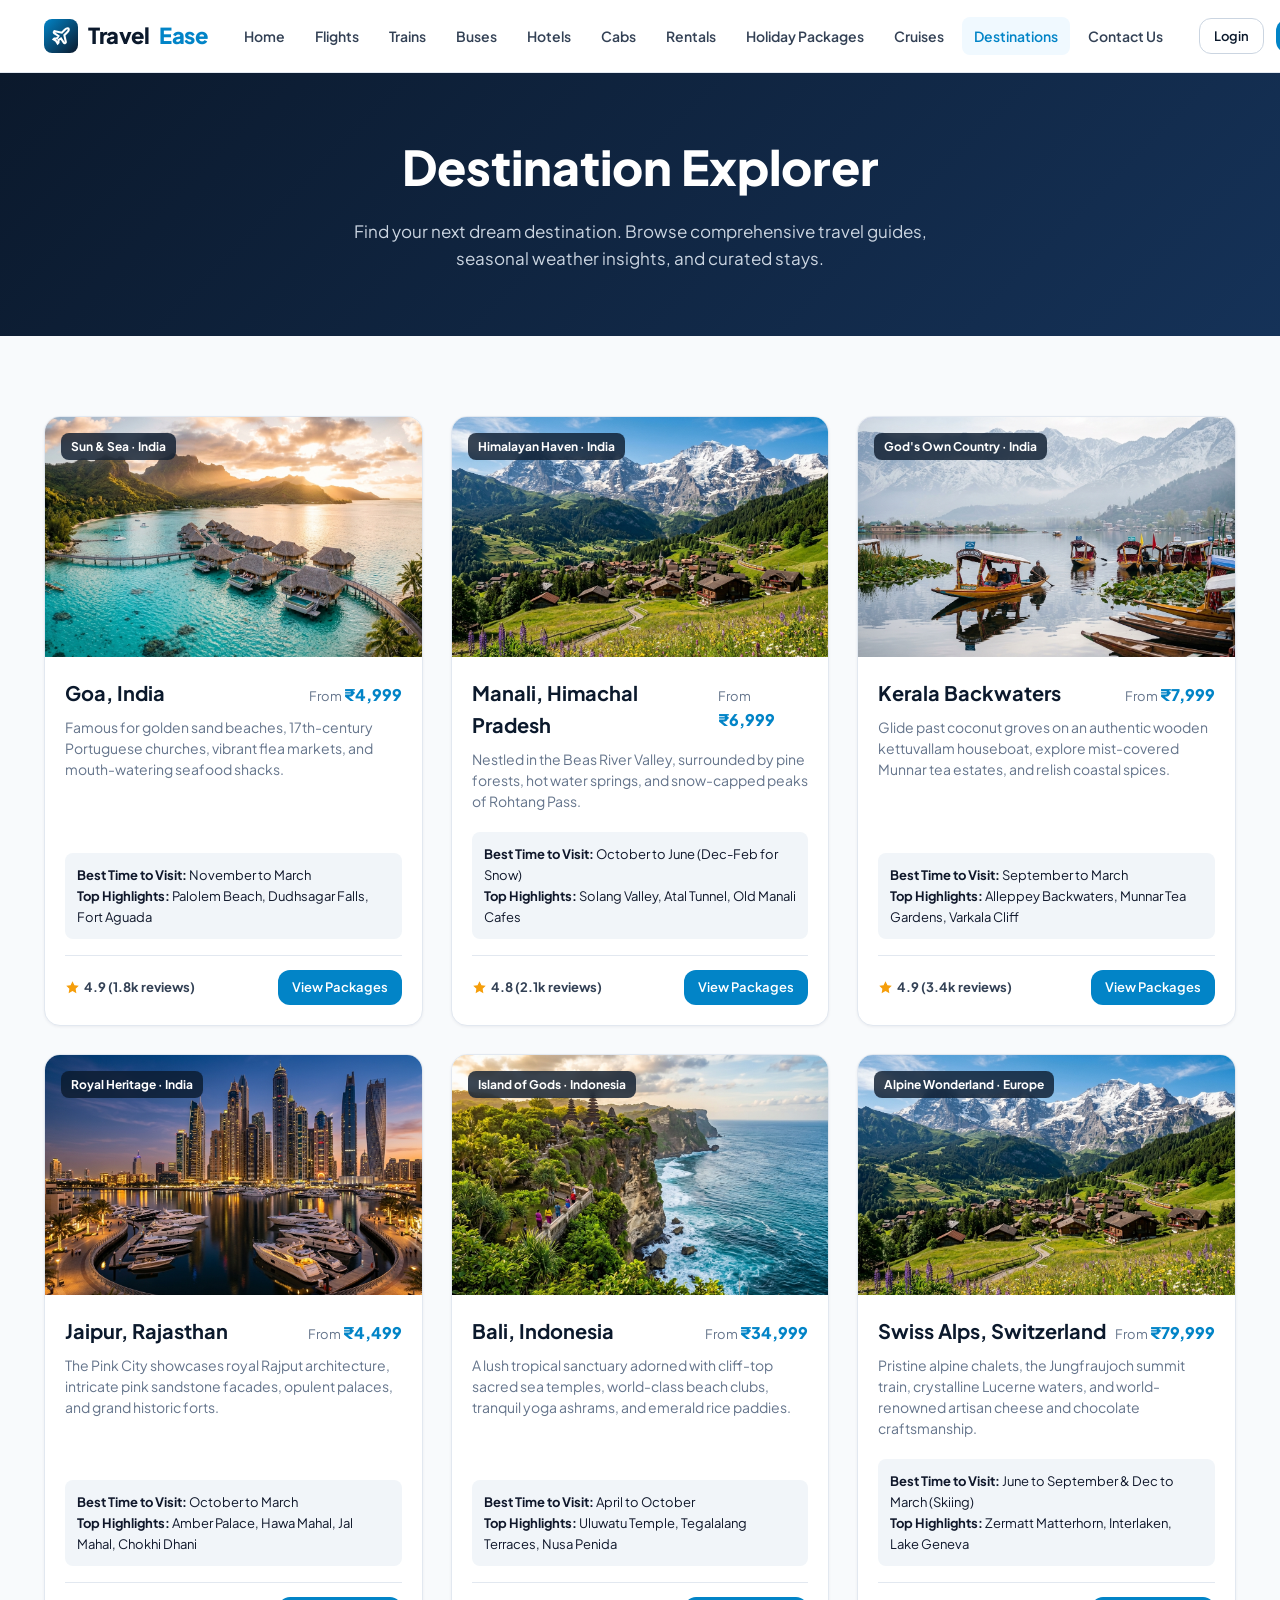
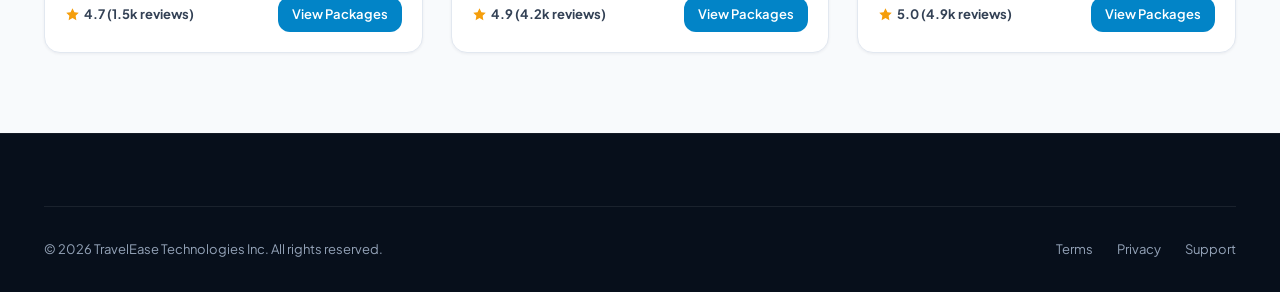
<file: destinations.html>
<!DOCTYPE html>
<html lang="en">
<head>
  <meta charset="UTF-8">
  <meta name="viewport" content="width=device-width, initial-scale=1.0">
  <title>Destinations — TravelEase | Discover Top Domestic &amp; Global Places</title>
  <meta name="description" content="Explore top travel destinations with TravelEase. Discover weather guides, best times to visit, local cuisine, and top-rated stays.">
  <link rel="stylesheet" href="css/style.css">
  <link rel="stylesheet" href="css/responsive.css">
</head>
<body>

  <!-- Navigation Bar -->
  <header class="site-header">
    <div class="container nav-container">
      <a href="index.html" class="brand-logo" aria-label="TravelEase Home">
        <span class="brand-icon">
          <svg viewBox="0 0 24 24" fill="none" stroke="currentColor" stroke-width="2.5">
            <path d="M17.8 19.2 16 11l3.5-3.5C21 6 21.5 4 21 3c-1-.5-3 0-4.5 1.5L13 8 4.8 6.2c-.5-.1-.9.1-1.1.5l-.3.5c-.2.5-.1 1 .3 1.3L9 12l-2 3H4l-1 1 3 2 2 3 1-1v-3l3-2 3.5 5.3c.3.4.8.5 1.3.3l.5-.3c.4-.2.6-.6.5-1.1z"/>
          </svg>
        </span>
        Travel<span class="accent">Ease</span>
      </a>

      <nav class="main-nav" aria-label="Primary Navigation">
        <ul class="nav-list">
          <li><a href="index.html" class="nav-link">Home</a></li>
          <li><a href="flights.html" class="nav-link">Flights</a></li>
          <li><a href="trains.html" class="nav-link">Trains</a></li>
          <li><a href="buses.html" class="nav-link">Buses</a></li>
          <li><a href="hotels.html" class="nav-link">Hotels</a></li>
          <li><a href="cabs.html" class="nav-link">Cabs</a></li>
          <li><a href="rentals.html" class="nav-link">Rentals</a></li>
          <li><a href="packages.html" class="nav-link">Holiday Packages</a></li>
          <li><a href="cruises.html" class="nav-link">Cruises</a></li>
          <li><a href="destinations.html" class="nav-link active">Destinations</a></li>
          <li><a href="contact.html" class="nav-link">Contact Us</a></li>
        </ul>
      </nav>

      <div class="header-actions">
        <a href="login.html" class="btn btn-sm btn-outline">Login</a>
        <a href="signup.html" class="btn btn-sm btn-primary">Sign Up</a>
        <button class="mobile-toggle" aria-label="Toggle navigation menu">
          <svg viewBox="0 0 24 24" fill="none" stroke="currentColor" stroke-width="2">
            <line x1="3" y1="12" x2="21" y2="12"></line>
            <line x1="3" y1="6" x2="21" y2="6"></line>
            <line x1="3" y1="18" x2="21" y2="18"></line>
          </svg>
        </button>
      </div>
    </div>
  </header>

  <section class="page-header">
    <div class="container">
      <h1 class="page-header-title">Destination Explorer</h1>
      <p class="page-header-subtitle">
        Find your next dream destination. Browse comprehensive travel guides, seasonal weather insights, and curated stays.
      </p>
    </div>
  </section>

  <!-- Destination Cards Detailed Grid -->
  <div class="container section">
    <div class="destinations-grid" style="grid-template-columns: repeat(auto-fill, minmax(360px, 1fr));">
      <!-- 1. Goa -->
      <article class="destination-card" id="goa">
        <div class="dest-image-wrap" style="height:240px;">
          <img src="assets/images/hero_travel_paradise_1791543352459.jpg" alt="Goa tropical beach" class="dest-image" loading="lazy">
          <span class="dest-badge">Sun &amp; Sea · India</span>
        </div>
        <div class="dest-content">
          <div class="dest-header">
            <h3 class="dest-name">Goa, India</h3>
            <span class="dest-price">From <strong>₹4,999</strong></span>
          </div>
          <p class="dest-desc">
            Famous for golden sand beaches, 17th-century Portuguese churches, vibrant flea markets, and mouth-watering seafood shacks.
          </p>
          <div style="background:var(--bg-subtle); padding:0.75rem; border-radius:var(--radius-sm); font-size:0.8125rem; margin-bottom:1rem;">
            <div><strong>Best Time to Visit:</strong> November to March</div>
            <div><strong>Top Highlights:</strong> Palolem Beach, Dudhsagar Falls, Fort Aguada</div>
          </div>
          <div class="dest-footer">
            <div class="dest-rating">
              <svg class="star-icon" viewBox="0 0 24 24" fill="currentColor"><polygon points="12 2 15.09 8.26 22 9.27 17 14.14 18.18 21.02 12 17.77 5.82 21.02 7 14.14 2 9.27 8.91 8.26 12 2"></polygon></svg>
              <span>4.9 (1.8k reviews)</span>
            </div>
            <a href="packages.html" class="btn btn-sm btn-primary">View Packages</a>
          </div>
        </div>
      </article>

      <!-- 2. Manali -->
      <article class="destination-card" id="manali">
        <div class="dest-image-wrap" style="height:240px;">
          <img src="assets/images/destination_switzerland_1791543381240.jpg" alt="Manali snow peaks" class="dest-image" loading="lazy">
          <span class="dest-badge">Himalayan Haven · India</span>
        </div>
        <div class="dest-content">
          <div class="dest-header">
            <h3 class="dest-name">Manali, Himachal Pradesh</h3>
            <span class="dest-price">From <strong>₹6,999</strong></span>
          </div>
          <p class="dest-desc">
            Nestled in the Beas River Valley, surrounded by pine forests, hot water springs, and snow-capped peaks of Rohtang Pass.
          </p>
          <div style="background:var(--bg-subtle); padding:0.75rem; border-radius:var(--radius-sm); font-size:0.8125rem; margin-bottom:1rem;">
            <div><strong>Best Time to Visit:</strong> October to June (Dec-Feb for Snow)</div>
            <div><strong>Top Highlights:</strong> Solang Valley, Atal Tunnel, Old Manali Cafes</div>
          </div>
          <div class="dest-footer">
            <div class="dest-rating">
              <svg class="star-icon" viewBox="0 0 24 24" fill="currentColor"><polygon points="12 2 15.09 8.26 22 9.27 17 14.14 18.18 21.02 12 17.77 5.82 21.02 7 14.14 2 9.27 8.91 8.26 12 2"></polygon></svg>
              <span>4.8 (2.1k reviews)</span>
            </div>
            <a href="packages.html" class="btn btn-sm btn-primary">View Packages</a>
          </div>
        </div>
      </article>

      <!-- 3. Kerala -->
      <article class="destination-card" id="kerala">
        <div class="dest-image-wrap" style="height:240px;">
          <img src="assets/images/destination_kashmir_1791543419085.jpg" alt="Kerala backwaters" class="dest-image" loading="lazy">
          <span class="dest-badge">God's Own Country · India</span>
        </div>
        <div class="dest-content">
          <div class="dest-header">
            <h3 class="dest-name">Kerala Backwaters</h3>
            <span class="dest-price">From <strong>₹7,999</strong></span>
          </div>
          <p class="dest-desc">
            Glide past coconut groves on an authentic wooden kettuvallam houseboat, explore mist-covered Munnar tea estates, and relish coastal spices.
          </p>
          <div style="background:var(--bg-subtle); padding:0.75rem; border-radius:var(--radius-sm); font-size:0.8125rem; margin-bottom:1rem;">
            <div><strong>Best Time to Visit:</strong> September to March</div>
            <div><strong>Top Highlights:</strong> Alleppey Backwaters, Munnar Tea Gardens, Varkala Cliff</div>
          </div>
          <div class="dest-footer">
            <div class="dest-rating">
              <svg class="star-icon" viewBox="0 0 24 24" fill="currentColor"><polygon points="12 2 15.09 8.26 22 9.27 17 14.14 18.18 21.02 12 17.77 5.82 21.02 7 14.14 2 9.27 8.91 8.26 12 2"></polygon></svg>
              <span>4.9 (3.4k reviews)</span>
            </div>
            <a href="packages.html" class="btn btn-sm btn-primary">View Packages</a>
          </div>
        </div>
      </article>

      <!-- 4. Jaipur -->
      <article class="destination-card" id="jaipur">
        <div class="dest-image-wrap" style="height:240px;">
          <img src="assets/images/destination_dubai_1791543397438.jpg" alt="Jaipur palaces" class="dest-image" loading="lazy">
          <span class="dest-badge">Royal Heritage · India</span>
        </div>
        <div class="dest-content">
          <div class="dest-header">
            <h3 class="dest-name">Jaipur, Rajasthan</h3>
            <span class="dest-price">From <strong>₹4,499</strong></span>
          </div>
          <p class="dest-desc">
            The Pink City showcases royal Rajput architecture, intricate pink sandstone facades, opulent palaces, and grand historic forts.
          </p>
          <div style="background:var(--bg-subtle); padding:0.75rem; border-radius:var(--radius-sm); font-size:0.8125rem; margin-bottom:1rem;">
            <div><strong>Best Time to Visit:</strong> October to March</div>
            <div><strong>Top Highlights:</strong> Amber Palace, Hawa Mahal, Jal Mahal, Chokhi Dhani</div>
          </div>
          <div class="dest-footer">
            <div class="dest-rating">
              <svg class="star-icon" viewBox="0 0 24 24" fill="currentColor"><polygon points="12 2 15.09 8.26 22 9.27 17 14.14 18.18 21.02 12 17.77 5.82 21.02 7 14.14 2 9.27 8.91 8.26 12 2"></polygon></svg>
              <span>4.7 (1.5k reviews)</span>
            </div>
            <a href="packages.html" class="btn btn-sm btn-primary">View Packages</a>
          </div>
        </div>
      </article>

      <!-- 5. Bali -->
      <article class="destination-card" id="bali">
        <div class="dest-image-wrap" style="height:240px;">
          <img src="assets/images/destination_bali_1791543365647.jpg" alt="Bali cliff sea temple" class="dest-image" loading="lazy">
          <span class="dest-badge">Island of Gods · Indonesia</span>
        </div>
        <div class="dest-content">
          <div class="dest-header">
            <h3 class="dest-name">Bali, Indonesia</h3>
            <span class="dest-price">From <strong>₹34,999</strong></span>
          </div>
          <p class="dest-desc">
            A lush tropical sanctuary adorned with cliff-top sacred sea temples, world-class beach clubs, tranquil yoga ashrams, and emerald rice paddies.
          </p>
          <div style="background:var(--bg-subtle); padding:0.75rem; border-radius:var(--radius-sm); font-size:0.8125rem; margin-bottom:1rem;">
            <div><strong>Best Time to Visit:</strong> April to October</div>
            <div><strong>Top Highlights:</strong> Uluwatu Temple, Tegalalang Terraces, Nusa Penida</div>
          </div>
          <div class="dest-footer">
            <div class="dest-rating">
              <svg class="star-icon" viewBox="0 0 24 24" fill="currentColor"><polygon points="12 2 15.09 8.26 22 9.27 17 14.14 18.18 21.02 12 17.77 5.82 21.02 7 14.14 2 9.27 8.91 8.26 12 2"></polygon></svg>
              <span>4.9 (4.2k reviews)</span>
            </div>
            <a href="packages.html" class="btn btn-sm btn-primary">View Packages</a>
          </div>
        </div>
      </article>

      <!-- 6. Switzerland -->
      <article class="destination-card" id="switzerland">
        <div class="dest-image-wrap" style="height:240px;">
          <img src="assets/images/destination_switzerland_1791543381240.jpg" alt="Swiss chalets and alps" class="dest-image" loading="lazy">
          <span class="dest-badge">Alpine Wonderland · Europe</span>
        </div>
        <div class="dest-content">
          <div class="dest-header">
            <h3 class="dest-name">Swiss Alps, Switzerland</h3>
            <span class="dest-price">From <strong>₹79,999</strong></span>
          </div>
          <p class="dest-desc">
            Pristine alpine chalets, the Jungfraujoch summit train, crystalline Lucerne waters, and world-renowned artisan cheese and chocolate craftsmanship.
          </p>
          <div style="background:var(--bg-subtle); padding:0.75rem; border-radius:var(--radius-sm); font-size:0.8125rem; margin-bottom:1rem;">
            <div><strong>Best Time to Visit:</strong> June to September &amp; Dec to March (Skiing)</div>
            <div><strong>Top Highlights:</strong> Zermatt Matterhorn, Interlaken, Lake Geneva</div>
          </div>
          <div class="dest-footer">
            <div class="dest-rating">
              <svg class="star-icon" viewBox="0 0 24 24" fill="currentColor"><polygon points="12 2 15.09 8.26 22 9.27 17 14.14 18.18 21.02 12 17.77 5.82 21.02 7 14.14 2 9.27 8.91 8.26 12 2"></polygon></svg>
              <span>5.0 (4.9k reviews)</span>
            </div>
            <a href="packages.html" class="btn btn-sm btn-primary">View Packages</a>
          </div>
        </div>
      </article>
    </div>
  </div>

  <footer class="site-footer">
    <div class="container">
      <div class="footer-bottom">
        <p>&copy; 2026 TravelEase Technologies Inc. All rights reserved.</p>
        <div class="footer-legal-links">
          <a href="contact.html#terms">Terms</a>
          <a href="contact.html#privacy">Privacy</a>
          <a href="contact.html">Support</a>
        </div>
      </div>
    </div>
  </footer>

  <script src="js/navigation.js"></script>
  <script src="js/search.js"></script>
  <script src="js/main.js"></script>
</body>
</html>
</file>
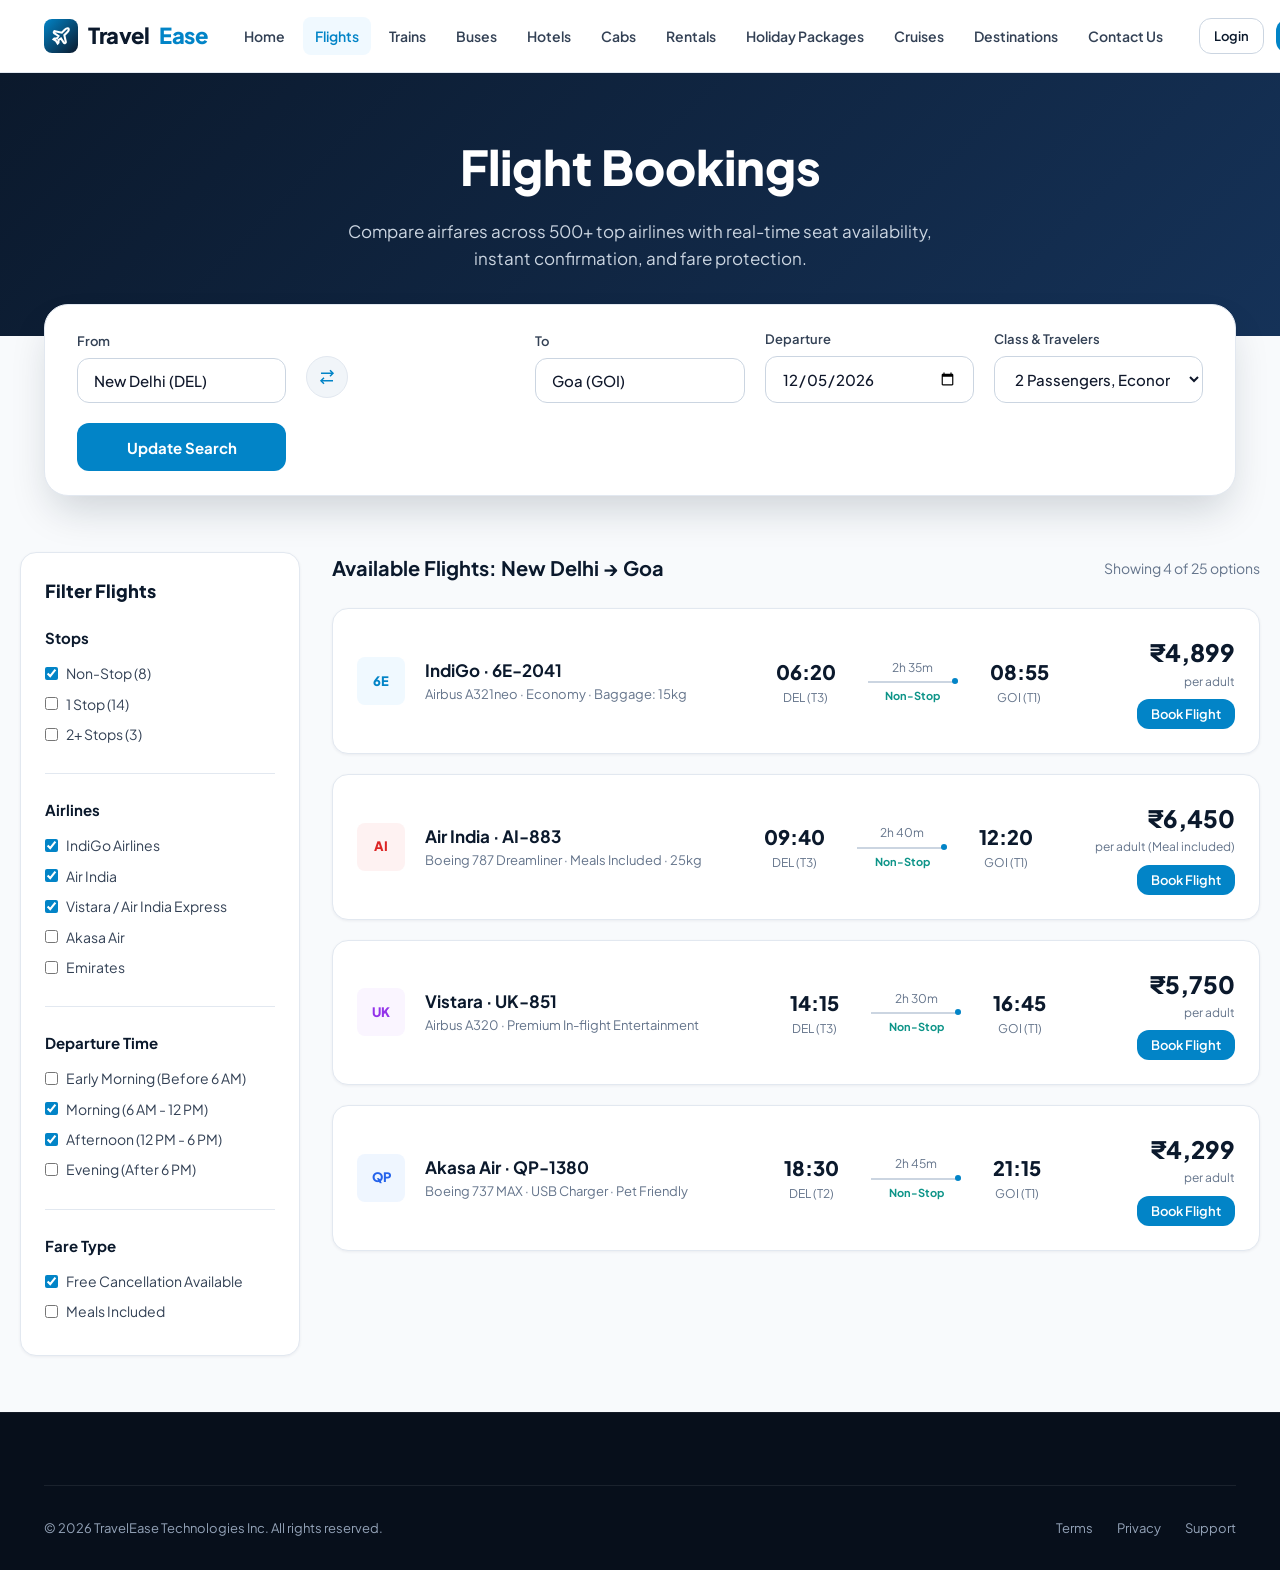
<file: flights.html>
<!DOCTYPE html>
<html lang="en">
<head>
  <meta charset="UTF-8">
  <meta name="viewport" content="width=device-width, initial-scale=1.0">
  <title>Flights — TravelEase | Compare &amp; Book Cheap Airline Tickets</title>
  <meta name="description" content="Search and compare cheap flights across domestic and international airlines with TravelEase. Zero booking fees and instant confirmation.">
  <link rel="stylesheet" href="css/style.css">
  <link rel="stylesheet" href="css/responsive.css">
</head>
<body>

  <!-- Navigation Bar -->
  <header class="site-header">
    <div class="container nav-container">
      <a href="index.html" class="brand-logo" aria-label="TravelEase Home">
        <span class="brand-icon">
          <svg viewBox="0 0 24 24" fill="none" stroke="currentColor" stroke-width="2.5">
            <path d="M17.8 19.2 16 11l3.5-3.5C21 6 21.5 4 21 3c-1-.5-3 0-4.5 1.5L13 8 4.8 6.2c-.5-.1-.9.1-1.1.5l-.3.5c-.2.5-.1 1 .3 1.3L9 12l-2 3H4l-1 1 3 2 2 3 1-1v-3l3-2 3.5 5.3c.3.4.8.5 1.3.3l.5-.3c.4-.2.6-.6.5-1.1z"/>
          </svg>
        </span>
        Travel<span class="accent">Ease</span>
      </a>

      <nav class="main-nav" aria-label="Primary Navigation">
        <ul class="nav-list">
          <li><a href="index.html" class="nav-link">Home</a></li>
          <li><a href="flights.html" class="nav-link active">Flights</a></li>
          <li><a href="trains.html" class="nav-link">Trains</a></li>
          <li><a href="buses.html" class="nav-link">Buses</a></li>
          <li><a href="hotels.html" class="nav-link">Hotels</a></li>
          <li><a href="cabs.html" class="nav-link">Cabs</a></li>
          <li><a href="rentals.html" class="nav-link">Rentals</a></li>
          <li><a href="packages.html" class="nav-link">Holiday Packages</a></li>
          <li><a href="cruises.html" class="nav-link">Cruises</a></li>
          <li><a href="destinations.html" class="nav-link">Destinations</a></li>
          <li><a href="contact.html" class="nav-link">Contact Us</a></li>
        </ul>
      </nav>

      <div class="header-actions">
        <a href="login.html" class="btn btn-sm btn-outline">Login</a>
        <a href="signup.html" class="btn btn-sm btn-primary">Sign Up</a>
        <button class="mobile-toggle" aria-label="Toggle navigation menu">
          <svg viewBox="0 0 24 24" fill="none" stroke="currentColor" stroke-width="2">
            <line x1="3" y1="12" x2="21" y2="12"></line>
            <line x1="3" y1="6" x2="21" y2="6"></line>
            <line x1="3" y1="18" x2="21" y2="18"></line>
          </svg>
        </button>
      </div>
    </div>
  </header>

  <!-- Page Header -->
  <section class="page-header">
    <div class="container">
      <h1 class="page-header-title">Flight Bookings</h1>
      <p class="page-header-subtitle">
        Compare airfares across 500+ top airlines with real-time seat availability, instant confirmation, and fare protection.
      </p>
    </div>
  </section>

  <!-- Quick Flight Search Widget -->
  <div class="container" style="margin-top: -2rem;">
    <div class="search-panel" style="padding: 1.5rem 2rem;">
      <form class="search-form active" data-category="flights">
        <div class="form-grid">
          <div class="form-group">
            <label class="form-label">From</label>
            <input type="text" class="form-input" data-type="from" value="New Delhi (DEL)" required>
          </div>
          <button type="button" class="swap-btn" title="Swap locations">
            <svg style="width:18px;height:18px;" viewBox="0 0 24 24" fill="none" stroke="currentColor" stroke-width="2"><path d="m16 3 4 4-4 4"></path><path d="M20 7H4"></path><path d="m8 21-4-4 4-4"></path><path d="M4 17h16"></path></svg>
          </button>
          <div class="form-group">
            <label class="form-label">To</label>
            <input type="text" class="form-input" data-type="to" value="Goa (GOI)" required>
          </div>
          <div class="form-group">
            <label class="form-label">Departure</label>
            <input type="date" class="form-input" data-date-type="depart" required>
          </div>
          <div class="form-group">
            <label class="form-label">Class &amp; Travelers</label>
            <select class="form-select">
              <option value="1-eco">1 Passenger, Economy</option>
              <option value="2-eco" selected>2 Passengers, Economy</option>
              <option value="biz">Business Class</option>
            </select>
          </div>
          <div class="form-submit-col">
            <button type="submit" class="form-submit-btn">Update Search</button>
          </div>
        </div>
      </form>
    </div>
  </div>

  <!-- Main Listings Layout -->
  <div class="container listings-container">
    <div class="listings-layout">
      <!-- Filter Sidebar -->
      <aside class="filter-sidebar">
        <h3 style="font-size: 1.125rem; font-weight: 800; color: var(--primary-navy); margin-bottom: 1.25rem;">Filter Flights</h3>

        <div class="filter-group">
          <h4 class="filter-title">Stops</h4>
          <label class="filter-checkbox"><input type="checkbox" checked> Non-Stop (8)</label>
          <label class="filter-checkbox"><input type="checkbox"> 1 Stop (14)</label>
          <label class="filter-checkbox"><input type="checkbox"> 2+ Stops (3)</label>
        </div>

        <div class="filter-group">
          <h4 class="filter-title">Airlines</h4>
          <label class="filter-checkbox"><input type="checkbox" checked> IndiGo Airlines</label>
          <label class="filter-checkbox"><input type="checkbox" checked> Air India</label>
          <label class="filter-checkbox"><input type="checkbox" checked> Vistara / Air India Express</label>
          <label class="filter-checkbox"><input type="checkbox"> Akasa Air</label>
          <label class="filter-checkbox"><input type="checkbox"> Emirates</label>
        </div>

        <div class="filter-group">
          <h4 class="filter-title">Departure Time</h4>
          <label class="filter-checkbox"><input type="checkbox"> Early Morning (Before 6 AM)</label>
          <label class="filter-checkbox"><input type="checkbox" checked> Morning (6 AM - 12 PM)</label>
          <label class="filter-checkbox"><input type="checkbox" checked> Afternoon (12 PM - 6 PM)</label>
          <label class="filter-checkbox"><input type="checkbox"> Evening (After 6 PM)</label>
        </div>

        <div class="filter-group">
          <h4 class="filter-title">Fare Type</h4>
          <label class="filter-checkbox"><input type="checkbox" checked> Free Cancellation Available</label>
          <label class="filter-checkbox"><input type="checkbox"> Meals Included</label>
        </div>
      </aside>

      <!-- Results List -->
      <main>
        <div style="display:flex; justify-content:space-between; align-items:center; margin-bottom:1.5rem;">
          <h2 style="font-size:1.25rem; font-weight:700; color:var(--primary-navy);">
            Available Flights: New Delhi &rarr; Goa
          </h2>
          <span style="font-size:0.875rem; color:var(--text-muted);">Showing 4 of 25 options</span>
        </div>

        <!-- Flight 1 -->
        <article class="result-card">
          <div style="display:flex; align-items:center; gap:1.25rem;">
            <div style="width:48px; height:48px; background:var(--sky-subtle); border-radius:var(--radius-sm); display:flex; align-items:center; justify-content:center; color:var(--sky-blue); font-weight:800; font-size:0.8125rem;">
              6E
            </div>
            <div>
              <h3 style="font-size:1.0625rem; font-weight:700; color:var(--primary-navy);">IndiGo · 6E-2041</h3>
              <p style="font-size:0.8125rem; color:var(--text-muted);">Airbus A321neo · Economy · Baggage: 15kg</p>
            </div>
          </div>

          <div style="display:flex; align-items:center; gap:2rem; text-align:center;">
            <div>
              <div style="font-size:1.25rem; font-weight:800; color:var(--primary-navy);">06:20</div>
              <div style="font-size:0.75rem; color:var(--text-muted);">DEL (T3)</div>
            </div>
            <div style="display:flex; flex-direction:column; align-items:center; min-width:90px;">
              <span style="font-size:0.75rem; color:var(--text-muted);">2h 35m</span>
              <div style="width:100%; height:2px; background:var(--border-dark); position:relative; margin:4px 0;">
                <span style="position:absolute; top:-3px; right:0; width:6px; height:6px; background:var(--sky-blue); border-radius:50%;"></span>
              </div>
              <span style="font-size:0.6875rem; color:var(--accent-teal); font-weight:700;">Non-Stop</span>
            </div>
            <div>
              <div style="font-size:1.25rem; font-weight:800; color:var(--primary-navy);">08:55</div>
              <div style="font-size:0.75rem; color:var(--text-muted);">GOI (T1)</div>
            </div>
          </div>

          <div style="text-align:right;">
            <div style="font-size:1.5rem; font-weight:800; color:var(--primary-navy);">₹4,899</div>
            <div style="font-size:0.75rem; color:var(--text-muted); margin-bottom:0.5rem;">per adult</div>
            <button class="btn btn-primary btn-sm" data-action="book" data-title="IndiGo Flight 6E-2041 (DEL -> GOI)" data-price="₹4,899" data-desc="Departure 06:20 AM from DEL T3. Non-stop flight arriving 08:55 AM at Goa.">
              Book Flight
            </button>
          </div>
        </article>

        <!-- Flight 2 -->
        <article class="result-card">
          <div style="display:flex; align-items:center; gap:1.25rem;">
            <div style="width:48px; height:48px; background:#FEF2F2; border-radius:var(--radius-sm); display:flex; align-items:center; justify-content:center; color:#DC2626; font-weight:800; font-size:0.8125rem;">
              AI
            </div>
            <div>
              <h3 style="font-size:1.0625rem; font-weight:700; color:var(--primary-navy);">Air India · AI-883</h3>
              <p style="font-size:0.8125rem; color:var(--text-muted);">Boeing 787 Dreamliner · Meals Included · 25kg</p>
            </div>
          </div>

          <div style="display:flex; align-items:center; gap:2rem; text-align:center;">
            <div>
              <div style="font-size:1.25rem; font-weight:800; color:var(--primary-navy);">09:40</div>
              <div style="font-size:0.75rem; color:var(--text-muted);">DEL (T3)</div>
            </div>
            <div style="display:flex; flex-direction:column; align-items:center; min-width:90px;">
              <span style="font-size:0.75rem; color:var(--text-muted);">2h 40m</span>
              <div style="width:100%; height:2px; background:var(--border-dark); position:relative; margin:4px 0;">
                <span style="position:absolute; top:-3px; right:0; width:6px; height:6px; background:var(--sky-blue); border-radius:50%;"></span>
              </div>
              <span style="font-size:0.6875rem; color:var(--accent-teal); font-weight:700;">Non-Stop</span>
            </div>
            <div>
              <div style="font-size:1.25rem; font-weight:800; color:var(--primary-navy);">12:20</div>
              <div style="font-size:0.75rem; color:var(--text-muted);">GOI (T1)</div>
            </div>
          </div>

          <div style="text-align:right;">
            <div style="font-size:1.5rem; font-weight:800; color:var(--primary-navy);">₹6,450</div>
            <div style="font-size:0.75rem; color:var(--text-muted); margin-bottom:0.5rem;">per adult (Meal included)</div>
            <button class="btn btn-primary btn-sm" data-action="book" data-title="Air India AI-883 (DEL -> GOI)" data-price="₹6,450" data-desc="Departure 09:40 AM from DEL T3. Non-stop with complimentary hot breakfast.">
              Book Flight
            </button>
          </div>
        </article>

        <!-- Flight 3 -->
        <article class="result-card">
          <div style="display:flex; align-items:center; gap:1.25rem;">
            <div style="width:48px; height:48px; background:#FAF5FF; border-radius:var(--radius-sm); display:flex; align-items:center; justify-content:center; color:#9333EA; font-weight:800; font-size:0.8125rem;">
              UK
            </div>
            <div>
              <h3 style="font-size:1.0625rem; font-weight:700; color:var(--primary-navy);">Vistara · UK-851</h3>
              <p style="font-size:0.8125rem; color:var(--text-muted);">Airbus A320 · Premium In-flight Entertainment</p>
            </div>
          </div>

          <div style="display:flex; align-items:center; gap:2rem; text-align:center;">
            <div>
              <div style="font-size:1.25rem; font-weight:800; color:var(--primary-navy);">14:15</div>
              <div style="font-size:0.75rem; color:var(--text-muted);">DEL (T3)</div>
            </div>
            <div style="display:flex; flex-direction:column; align-items:center; min-width:90px;">
              <span style="font-size:0.75rem; color:var(--text-muted);">2h 30m</span>
              <div style="width:100%; height:2px; background:var(--border-dark); position:relative; margin:4px 0;">
                <span style="position:absolute; top:-3px; right:0; width:6px; height:6px; background:var(--sky-blue); border-radius:50%;"></span>
              </div>
              <span style="font-size:0.6875rem; color:var(--accent-teal); font-weight:700;">Non-Stop</span>
            </div>
            <div>
              <div style="font-size:1.25rem; font-weight:800; color:var(--primary-navy);">16:45</div>
              <div style="font-size:0.75rem; color:var(--text-muted);">GOI (T1)</div>
            </div>
          </div>

          <div style="text-align:right;">
            <div style="font-size:1.5rem; font-weight:800; color:var(--primary-navy);">₹5,750</div>
            <div style="font-size:0.75rem; color:var(--text-muted); margin-bottom:0.5rem;">per adult</div>
            <button class="btn btn-primary btn-sm" data-action="book" data-title="Vistara UK-851 (DEL -> GOI)" data-price="₹5,750" data-desc="Departure 14:15 PM from DEL T3. Non-stop evening flight to Goa.">
              Book Flight
            </button>
          </div>
        </article>

        <!-- Flight 4 -->
        <article class="result-card">
          <div style="display:flex; align-items:center; gap:1.25rem;">
            <div style="width:48px; height:48px; background:#EFF6FF; border-radius:var(--radius-sm); display:flex; align-items:center; justify-content:center; color:#2563EB; font-weight:800; font-size:0.8125rem;">
              QP
            </div>
            <div>
              <h3 style="font-size:1.0625rem; font-weight:700; color:var(--primary-navy);">Akasa Air · QP-1380</h3>
              <p style="font-size:0.8125rem; color:var(--text-muted);">Boeing 737 MAX · USB Charger · Pet Friendly</p>
            </div>
          </div>

          <div style="display:flex; align-items:center; gap:2rem; text-align:center;">
            <div>
              <div style="font-size:1.25rem; font-weight:800; color:var(--primary-navy);">18:30</div>
              <div style="font-size:0.75rem; color:var(--text-muted);">DEL (T2)</div>
            </div>
            <div style="display:flex; flex-direction:column; align-items:center; min-width:90px;">
              <span style="font-size:0.75rem; color:var(--text-muted);">2h 45m</span>
              <div style="width:100%; height:2px; background:var(--border-dark); position:relative; margin:4px 0;">
                <span style="position:absolute; top:-3px; right:0; width:6px; height:6px; background:var(--sky-blue); border-radius:50%;"></span>
              </div>
              <span style="font-size:0.6875rem; color:var(--accent-teal); font-weight:700;">Non-Stop</span>
            </div>
            <div>
              <div style="font-size:1.25rem; font-weight:800; color:var(--primary-navy);">21:15</div>
              <div style="font-size:0.75rem; color:var(--text-muted);">GOI (T1)</div>
            </div>
          </div>

          <div style="text-align:right;">
            <div style="font-size:1.5rem; font-weight:800; color:var(--primary-navy);">₹4,299</div>
            <div style="font-size:0.75rem; color:var(--text-muted); margin-bottom:0.5rem;">per adult</div>
            <button class="btn btn-primary btn-sm" data-action="book" data-title="Akasa Air QP-1380 (DEL -> GOI)" data-price="₹4,299" data-desc="Departure 18:30 PM from DEL T2. Non-stop night flight to Goa.">
              Book Flight
            </button>
          </div>
        </article>
      </main>
    </div>
  </div>

  <!-- Footer -->
  <footer class="site-footer">
    <div class="container">
      <div class="footer-bottom">
        <p>&copy; 2026 TravelEase Technologies Inc. All rights reserved.</p>
        <div class="footer-legal-links">
          <a href="contact.html#terms">Terms</a>
          <a href="contact.html#privacy">Privacy</a>
          <a href="contact.html">Support</a>
        </div>
      </div>
    </div>
  </footer>

  <script src="js/navigation.js"></script>
  <script src="js/search.js"></script>
  <script src="js/main.js"></script>
</body>
</html>
</file>
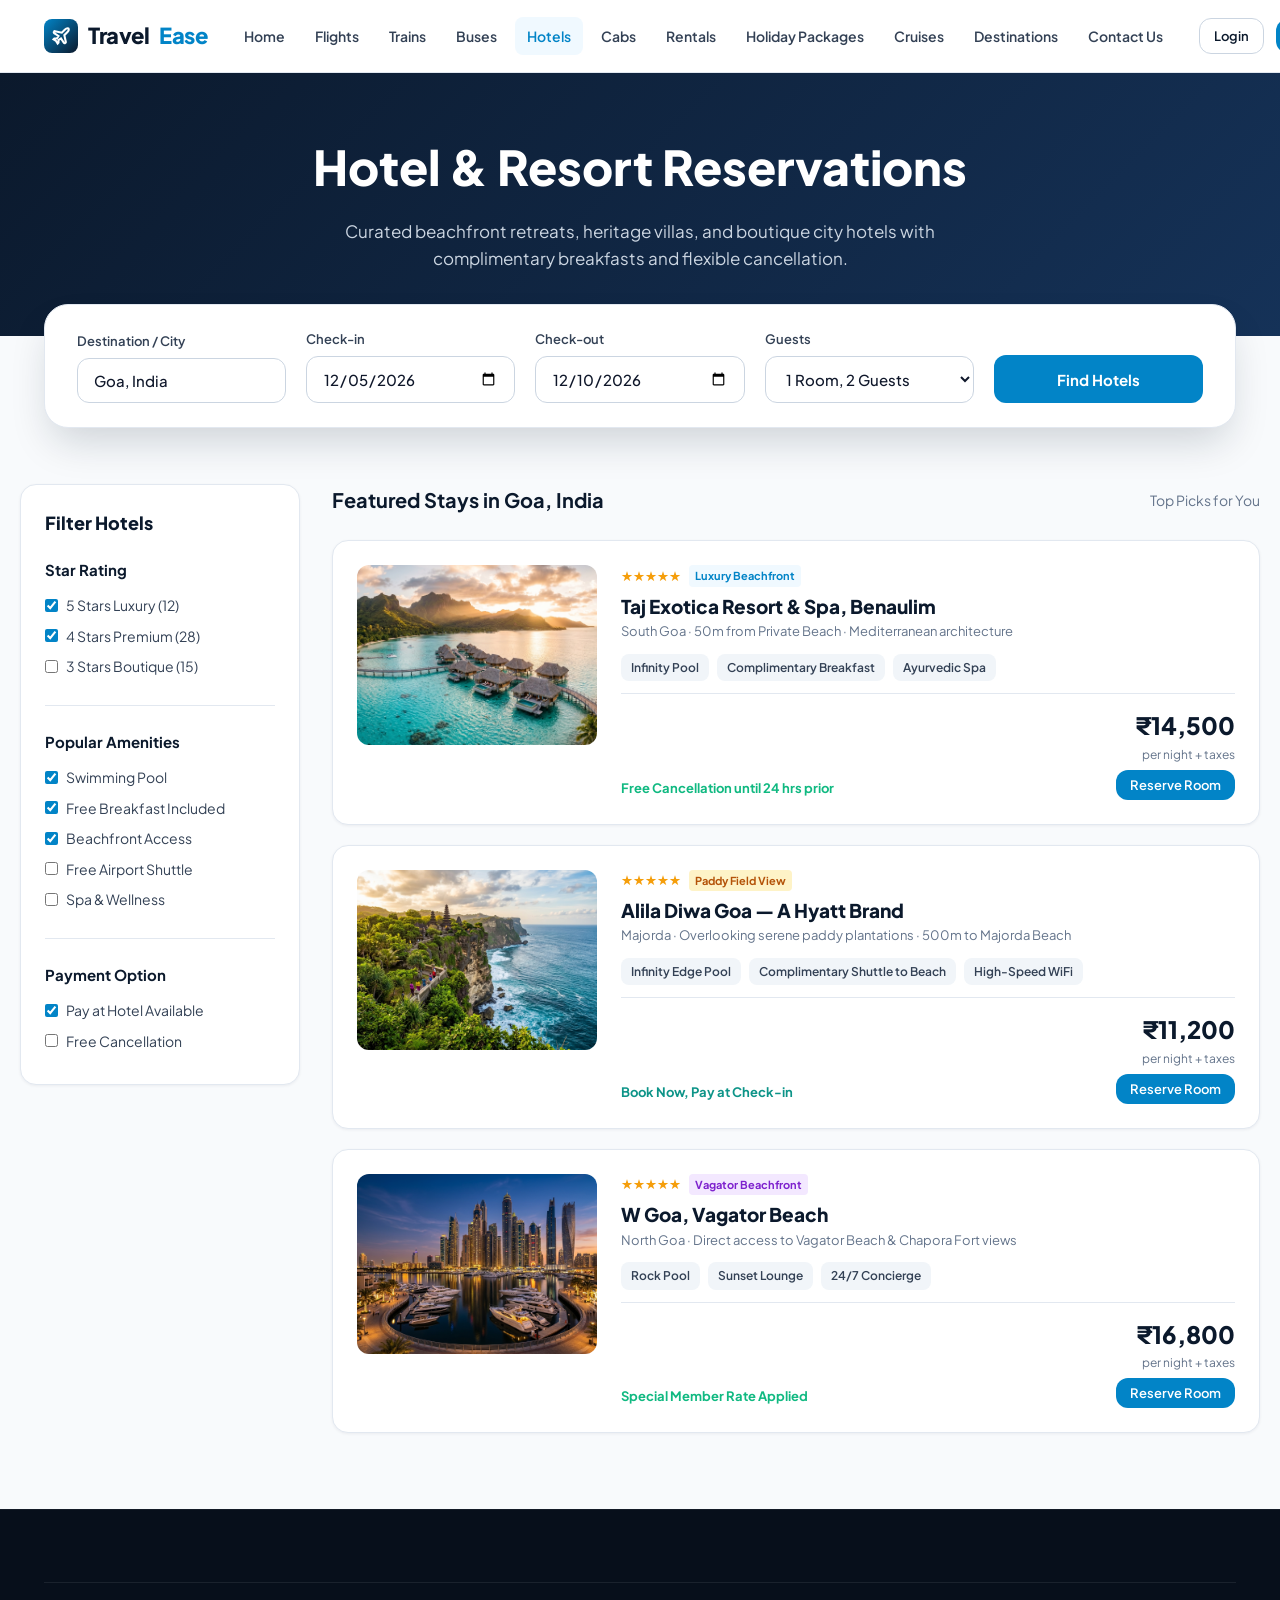
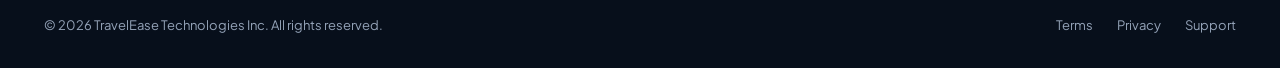
<file: hotels.html>
<!DOCTYPE html>
<html lang="en">
<head>
  <meta charset="UTF-8">
  <meta name="viewport" content="width=device-width, initial-scale=1.0">
  <title>Hotels — TravelEase | Luxury Resorts &amp; Boutique Stays</title>
  <meta name="description" content="Discover handpicked hotels, luxury beach resorts, and boutique homestays with verified guest reviews and zero reservation fees.">
  <link rel="stylesheet" href="css/style.css">
  <link rel="stylesheet" href="css/responsive.css">
</head>
<body>

  <!-- Navigation Bar -->
  <header class="site-header">
    <div class="container nav-container">
      <a href="index.html" class="brand-logo" aria-label="TravelEase Home">
        <span class="brand-icon">
          <svg viewBox="0 0 24 24" fill="none" stroke="currentColor" stroke-width="2.5">
            <path d="M17.8 19.2 16 11l3.5-3.5C21 6 21.5 4 21 3c-1-.5-3 0-4.5 1.5L13 8 4.8 6.2c-.5-.1-.9.1-1.1.5l-.3.5c-.2.5-.1 1 .3 1.3L9 12l-2 3H4l-1 1 3 2 2 3 1-1v-3l3-2 3.5 5.3c.3.4.8.5 1.3.3l.5-.3c.4-.2.6-.6.5-1.1z"/>
          </svg>
        </span>
        Travel<span class="accent">Ease</span>
      </a>

      <nav class="main-nav" aria-label="Primary Navigation">
        <ul class="nav-list">
          <li><a href="index.html" class="nav-link">Home</a></li>
          <li><a href="flights.html" class="nav-link">Flights</a></li>
          <li><a href="trains.html" class="nav-link">Trains</a></li>
          <li><a href="buses.html" class="nav-link">Buses</a></li>
          <li><a href="hotels.html" class="nav-link active">Hotels</a></li>
          <li><a href="cabs.html" class="nav-link">Cabs</a></li>
          <li><a href="rentals.html" class="nav-link">Rentals</a></li>
          <li><a href="packages.html" class="nav-link">Holiday Packages</a></li>
          <li><a href="cruises.html" class="nav-link">Cruises</a></li>
          <li><a href="destinations.html" class="nav-link">Destinations</a></li>
          <li><a href="contact.html" class="nav-link">Contact Us</a></li>
        </ul>
      </nav>

      <div class="header-actions">
        <a href="login.html" class="btn btn-sm btn-outline">Login</a>
        <a href="signup.html" class="btn btn-sm btn-primary">Sign Up</a>
        <button class="mobile-toggle" aria-label="Toggle navigation menu">
          <svg viewBox="0 0 24 24" fill="none" stroke="currentColor" stroke-width="2">
            <line x1="3" y1="12" x2="21" y2="12"></line>
            <line x1="3" y1="6" x2="21" y2="6"></line>
            <line x1="3" y1="18" x2="21" y2="18"></line>
          </svg>
        </button>
      </div>
    </div>
  </header>

  <section class="page-header">
    <div class="container">
      <h1 class="page-header-title">Hotel &amp; Resort Reservations</h1>
      <p class="page-header-subtitle">
        Curated beachfront retreats, heritage villas, and boutique city hotels with complimentary breakfasts and flexible cancellation.
      </p>
    </div>
  </section>

  <div class="container" style="margin-top: -2rem;">
    <div class="search-panel" style="padding: 1.5rem 2rem;">
      <form class="search-form active" data-category="hotels">
        <div class="form-grid">
          <div class="form-group">
            <label class="form-label">Destination / City</label>
            <input type="text" class="form-input" data-type="destination" value="Goa, India" required>
          </div>
          <div class="form-group">
            <label class="form-label">Check-in</label>
            <input type="date" class="form-input" data-date-type="depart" required>
          </div>
          <div class="form-group">
            <label class="form-label">Check-out</label>
            <input type="date" class="form-input" data-date-type="return" required>
          </div>
          <div class="form-group">
            <label class="form-label">Guests</label>
            <select class="form-select">
              <option value="1r-2g" selected>1 Room, 2 Guests</option>
              <option value="2r-4g">2 Rooms, 4 Guests</option>
              <option value="suite">Family Suite</option>
            </select>
          </div>
          <div class="form-submit-col">
            <button type="submit" class="form-submit-btn">Find Hotels</button>
          </div>
        </div>
      </form>
    </div>
  </div>

  <div class="container listings-container">
    <div class="listings-layout">
      <!-- Filter Sidebar -->
      <aside class="filter-sidebar">
        <h3 style="font-size: 1.125rem; font-weight: 800; color: var(--primary-navy); margin-bottom: 1.25rem;">Filter Hotels</h3>
        
        <div class="filter-group">
          <h4 class="filter-title">Star Rating</h4>
          <label class="filter-checkbox"><input type="checkbox" checked> 5 Stars Luxury (12)</label>
          <label class="filter-checkbox"><input type="checkbox" checked> 4 Stars Premium (28)</label>
          <label class="filter-checkbox"><input type="checkbox"> 3 Stars Boutique (15)</label>
        </div>

        <div class="filter-group">
          <h4 class="filter-title">Popular Amenities</h4>
          <label class="filter-checkbox"><input type="checkbox" checked> Swimming Pool</label>
          <label class="filter-checkbox"><input type="checkbox" checked> Free Breakfast Included</label>
          <label class="filter-checkbox"><input type="checkbox" checked> Beachfront Access</label>
          <label class="filter-checkbox"><input type="checkbox"> Free Airport Shuttle</label>
          <label class="filter-checkbox"><input type="checkbox"> Spa &amp; Wellness</label>
        </div>

        <div class="filter-group">
          <h4 class="filter-title">Payment Option</h4>
          <label class="filter-checkbox"><input type="checkbox" checked> Pay at Hotel Available</label>
          <label class="filter-checkbox"><input type="checkbox"> Free Cancellation</label>
        </div>
      </aside>

      <!-- Hotel Results List -->
      <main>
        <div style="display:flex; justify-content:space-between; align-items:center; margin-bottom:1.5rem;">
          <h2 style="font-size:1.25rem; font-weight:700; color:var(--primary-navy);">
            Featured Stays in Goa, India
          </h2>
          <span style="font-size:0.875rem; color:var(--text-muted);">Top Picks for You</span>
        </div>

        <!-- Hotel 1 -->
        <article class="result-card" style="align-items:stretch;">
          <div style="width:240px; height:180px; border-radius:var(--radius-md); overflow:hidden; flex-shrink:0;">
            <img src="assets/images/hero_travel_paradise_1791543352459.jpg" alt="Taj Exotica Beach Resort" style="width:100%; height:100%; object-fit:cover;">
          </div>
          <div style="flex-grow:1; display:flex; flex-direction:column; justify-content:space-between;">
            <div>
              <div style="display:flex; align-items:center; gap:0.5rem; margin-bottom:0.25rem;">
                <span style="color:#F59E0B; font-weight:700; font-size:0.8125rem;">★★★★★</span>
                <span style="background:var(--sky-subtle); color:var(--sky-blue); font-size:0.6875rem; font-weight:700; padding:2px 6px; border-radius:4px;">Luxury Beachfront</span>
              </div>
              <h3 style="font-size:1.1875rem; font-weight:800; color:var(--primary-navy);">Taj Exotica Resort &amp; Spa, Benaulim</h3>
              <p style="font-size:0.8125rem; color:var(--text-muted); margin-bottom:0.75rem;">
                South Goa · 50m from Private Beach · Mediterranean architecture
              </p>
              <div style="display:flex; flex-wrap:wrap; gap:0.5rem; font-size:0.75rem; color:var(--text-secondary);">
                <span class="inclusion-pill">Infinity Pool</span>
                <span class="inclusion-pill">Complimentary Breakfast</span>
                <span class="inclusion-pill">Ayurvedic Spa</span>
              </div>
            </div>
            <div style="display:flex; justify-content:space-between; align-items:flex-end; border-top:1px solid var(--border-light); padding-top:0.75rem; margin-top:0.75rem;">
              <div>
                <span style="font-size:0.8125rem; color:var(--success-green); font-weight:700;">Free Cancellation until 24 hrs prior</span>
              </div>
              <div style="text-align:right;">
                <span style="font-size:1.5rem; font-weight:800; color:var(--primary-navy);">₹14,500</span>
                <span style="font-size:0.75rem; color:var(--text-muted); display:block;">per night + taxes</span>
                <button class="btn btn-primary btn-sm" style="margin-top:0.35rem;" data-action="book" data-title="Taj Exotica Resort & Spa, Goa" data-price="₹14,500" data-desc="Deluxe Garden View Room with breakfast, infinity pool access, and private beach frontage.">
                  Reserve Room
                </button>
              </div>
            </div>
          </div>
        </article>

        <!-- Hotel 2 -->
        <article class="result-card" style="align-items:stretch;">
          <div style="width:240px; height:180px; border-radius:var(--radius-md); overflow:hidden; flex-shrink:0;">
            <img src="assets/images/destination_bali_1791543365647.jpg" alt="Alila Diwa Goa" style="width:100%; height:100%; object-fit:cover;">
          </div>
          <div style="flex-grow:1; display:flex; flex-direction:column; justify-content:space-between;">
            <div>
              <div style="display:flex; align-items:center; gap:0.5rem; margin-bottom:0.25rem;">
                <span style="color:#F59E0B; font-weight:700; font-size:0.8125rem;">★★★★★</span>
                <span style="background:#FEF3C7; color:#B45309; font-size:0.6875rem; font-weight:700; padding:2px 6px; border-radius:4px;">Paddy Field View</span>
              </div>
              <h3 style="font-size:1.1875rem; font-weight:800; color:var(--primary-navy);">Alila Diwa Goa — A Hyatt Brand</h3>
              <p style="font-size:0.8125rem; color:var(--text-muted); margin-bottom:0.75rem;">
                Majorda · Overlooking serene paddy plantations · 500m to Majorda Beach
              </p>
              <div style="display:flex; flex-wrap:wrap; gap:0.5rem; font-size:0.75rem; color:var(--text-secondary);">
                <span class="inclusion-pill">Infinity Edge Pool</span>
                <span class="inclusion-pill">Complimentary Shuttle to Beach</span>
                <span class="inclusion-pill">High-Speed WiFi</span>
              </div>
            </div>
            <div style="display:flex; justify-content:space-between; align-items:flex-end; border-top:1px solid var(--border-light); padding-top:0.75rem; margin-top:0.75rem;">
              <div>
                <span style="font-size:0.8125rem; color:var(--accent-teal); font-weight:700;">Book Now, Pay at Check-in</span>
              </div>
              <div style="text-align:right;">
                <span style="font-size:1.5rem; font-weight:800; color:var(--primary-navy);">₹11,200</span>
                <span style="font-size:0.75rem; color:var(--text-muted); display:block;">per night + taxes</span>
                <button class="btn btn-primary btn-sm" style="margin-top:0.35rem;" data-action="book" data-title="Alila Diwa Goa" data-price="₹11,200" data-desc="King Terrace Room with paddy view, breakfast buffet, and beach buggy transfer.">
                  Reserve Room
                </button>
              </div>
            </div>
          </div>
        </article>

        <!-- Hotel 3 -->
        <article class="result-card" style="align-items:stretch;">
          <div style="width:240px; height:180px; border-radius:var(--radius-md); overflow:hidden; flex-shrink:0;">
            <img src="assets/images/destination_dubai_1791543397438.jpg" alt="W Goa Vagator Beach" style="width:100%; height:100%; object-fit:cover;">
          </div>
          <div style="flex-grow:1; display:flex; flex-direction:column; justify-content:space-between;">
            <div>
              <div style="display:flex; align-items:center; gap:0.5rem; margin-bottom:0.25rem;">
                <span style="color:#F59E0B; font-weight:700; font-size:0.8125rem;">★★★★★</span>
                <span style="background:#F3E8FF; color:#7E22CE; font-size:0.6875rem; font-weight:700; padding:2px 6px; border-radius:4px;">Vagator Beachfront</span>
              </div>
              <h3 style="font-size:1.1875rem; font-weight:800; color:var(--primary-navy);">W Goa, Vagator Beach</h3>
              <p style="font-size:0.8125rem; color:var(--text-muted); margin-bottom:0.75rem;">
                North Goa · Direct access to Vagator Beach &amp; Chapora Fort views
              </p>
              <div style="display:flex; flex-wrap:wrap; gap:0.5rem; font-size:0.75rem; color:var(--text-secondary);">
                <span class="inclusion-pill">Rock Pool</span>
                <span class="inclusion-pill">Sunset Lounge</span>
                <span class="inclusion-pill">24/7 Concierge</span>
              </div>
            </div>
            <div style="display:flex; justify-content:space-between; align-items:flex-end; border-top:1px solid var(--border-light); padding-top:0.75rem; margin-top:0.75rem;">
              <div>
                <span style="font-size:0.8125rem; color:var(--success-green); font-weight:700;">Special Member Rate Applied</span>
              </div>
              <div style="text-align:right;">
                <span style="font-size:1.5rem; font-weight:800; color:var(--primary-navy);">₹16,800</span>
                <span style="font-size:0.75rem; color:var(--text-muted); display:block;">per night + taxes</span>
                <button class="btn btn-primary btn-sm" style="margin-top:0.35rem;" data-action="book" data-title="W Goa, Vagator Beach" data-price="₹16,800" data-desc="Wonderful Room with cliffside view, sunset lounge access, and gourmet breakfast.">
                  Reserve Room
                </button>
              </div>
            </div>
          </div>
        </article>
      </main>
    </div>
  </div>

  <footer class="site-footer">
    <div class="container">
      <div class="footer-bottom">
        <p>&copy; 2026 TravelEase Technologies Inc. All rights reserved.</p>
        <div class="footer-legal-links">
          <a href="contact.html#terms">Terms</a>
          <a href="contact.html#privacy">Privacy</a>
          <a href="contact.html">Support</a>
        </div>
      </div>
    </div>
  </footer>

  <script src="js/navigation.js"></script>
  <script src="js/search.js"></script>
  <script src="js/main.js"></script>
</body>
</html>
</file>
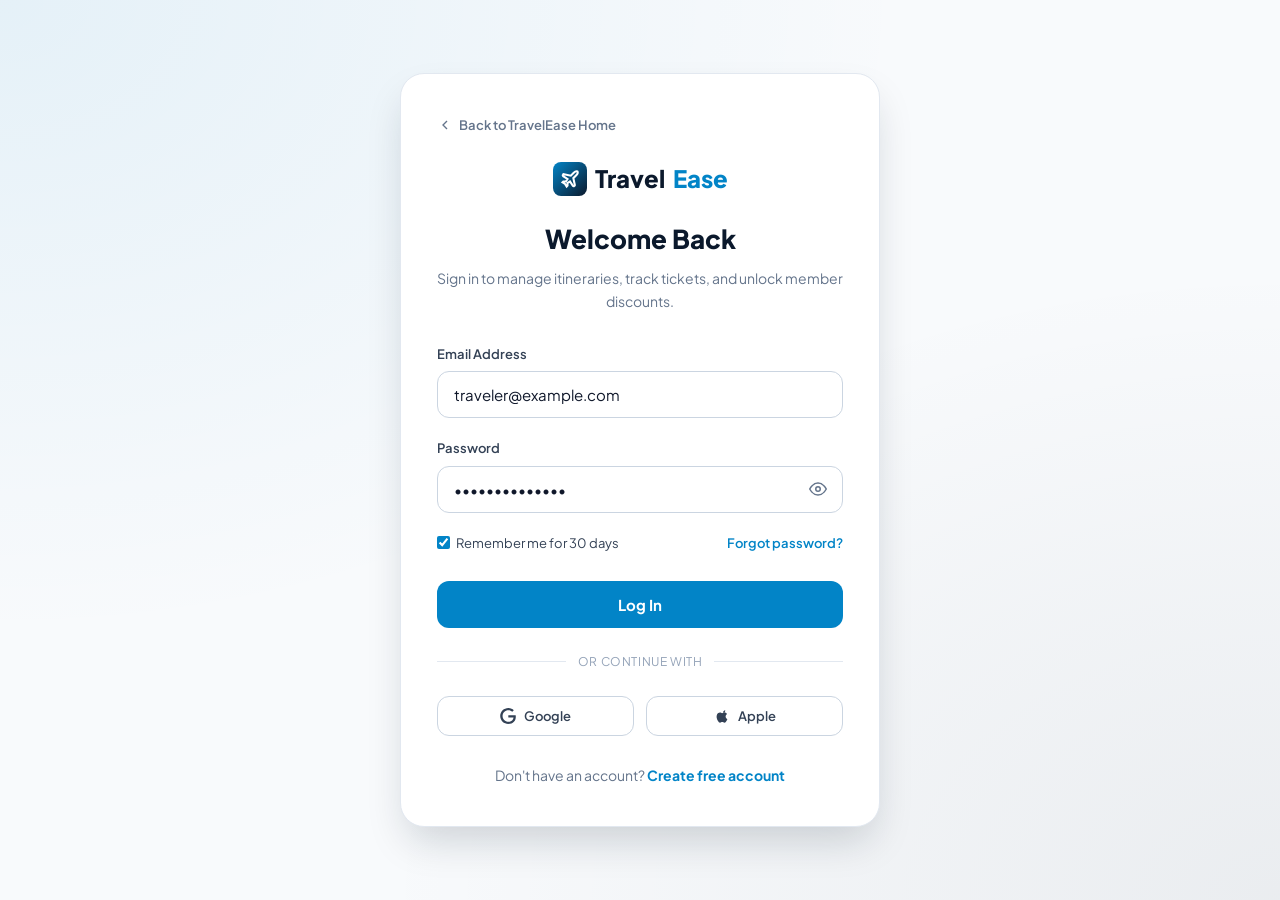
<file: login.html>
<!DOCTYPE html>
<html lang="en">
<head>
  <meta charset="UTF-8">
  <meta name="viewport" content="width=device-width, initial-scale=1.0">
  <title>Login — TravelEase | Sign In to Manage Your Trips</title>
  <meta name="description" content="Sign in to your TravelEase account to manage flights, train tickets, hotel stays, and custom holiday bookings.">
  <link rel="stylesheet" href="css/style.css">
  <link rel="stylesheet" href="css/auth.css">
</head>
<body>

  <main class="auth-page">
    <div class="auth-card">
      <a href="index.html" class="back-home-link">
        <svg viewBox="0 0 24 24" fill="none" stroke="currentColor" stroke-width="2" style="width:16px;height:16px;"><path d="m15 18-6-6 6-6"></path></svg>
        Back to TravelEase Home
      </a>

      <div class="auth-header">
        <a href="index.html" class="auth-logo">
          <span class="brand-icon">
            <svg viewBox="0 0 24 24" fill="none" stroke="currentColor" stroke-width="2.5">
              <path d="M17.8 19.2 16 11l3.5-3.5C21 6 21.5 4 21 3c-1-.5-3 0-4.5 1.5L13 8 4.8 6.2c-.5-.1-.9.1-1.1.5l-.3.5c-.2.5-.1 1 .3 1.3L9 12l-2 3H4l-1 1 3 2 2 3 1-1v-3l3-2 3.5 5.3c.3.4.8.5 1.3.3l.5-.3c.4-.2.6-.6.5-1.1z"/>
            </svg>
          </span>
          Travel<span style="color:var(--sky-blue)">Ease</span>
        </a>
        <h1 class="auth-title">Welcome Back</h1>
        <p class="auth-subtitle">Sign in to manage itineraries, track tickets, and unlock member discounts.</p>
      </div>

      <form class="auth-form" id="login-form">
        <div class="auth-field">
          <label class="auth-label">Email Address</label>
          <input type="email" class="auth-input" placeholder="name@example.com" required value="traveler@example.com">
        </div>

        <div class="auth-field">
          <label class="auth-label">Password</label>
          <div class="auth-input-group">
            <input type="password" class="auth-input" placeholder="••••••••" required value="TravelPass123!">
            <button type="button" class="password-toggle-btn" aria-label="Toggle password visibility">
              <svg viewBox="0 0 24 24" fill="none" stroke="currentColor" stroke-width="2"><path d="M1 12s4-8 11-8 11 8 11 8-4 8-11 8-11-8-11-8z"></path><circle cx="12" cy="12" r="3"></circle></svg>
            </button>
          </div>
        </div>

        <div class="auth-options">
          <label class="remember-me">
            <input type="checkbox" checked>
            <span>Remember me for 30 days</span>
          </label>
          <a href="#" class="forgot-link" onclick="window.showToast('Password reset link sent to your email!', 'info'); return false;">Forgot password?</a>
        </div>

        <button type="submit" class="auth-submit-btn">
          Log In
        </button>
      </form>

      <div class="auth-divider">
        <span>Or continue with</span>
      </div>

      <div class="social-login-grid">
        <button type="button" class="social-btn" onclick="window.showToast('Connecting with Google...', 'info')">
          <svg style="width:16px;height:16px;" viewBox="0 0 24 24" fill="currentColor"><path d="M12.48 10.92v3.28h7.84c-.24 1.84-.853 3.187-1.787 4.133-1.147 1.147-2.933 2.4-6.053 2.4-4.827 0-8.6-3.893-8.6-8.72s3.773-8.72 8.6-8.72c2.6 0 4.507 1.027 5.907 2.347l2.307-2.307C18.747 1.44 16.133 0 12.48 0 5.867 0 .307 5.387.307 12s5.56 12 12.173 12c3.573 0 6.267-1.173 8.373-3.36 2.16-2.16 2.84-5.213 2.84-7.667 0-.76-.053-1.467-.173-2.053H12.48z"/></svg>
          Google
        </button>
        <button type="button" class="social-btn" onclick="window.showToast('Connecting with Apple...', 'info')">
          <svg style="width:16px;height:16px;" viewBox="0 0 24 24" fill="currentColor"><path d="M18.71 19.5c-.83 1.24-1.71 2.45-3.05 2.47-1.34.03-1.77-.79-3.29-.79-1.53 0-2 .77-3.27.82-1.31.05-2.3-1.32-3.14-2.53C4.25 17 2.94 12.45 4.7 9.39c.87-1.52 2.43-2.48 4.12-2.51 1.28-.02 2.5.87 3.29.87.78 0 2.26-1.07 3.81-.91.65.03 2.47.26 3.64 1.98-.09.06-2.17 1.28-2.15 3.81.03 3.02 2.65 4.03 2.68 4.04-.03.07-.42 1.44-1.38 2.83M15.97 6.38c.62-.75 1.04-1.8 0.92-2.85-.9.04-1.99.6-2.63 1.35-.57.65-.97 1.7-0.85 2.72.99.08 2.02-.53 2.56-1.22z"/></svg>
          Apple
        </button>
      </div>

      <div class="auth-footer">
        Don't have an account? <a href="signup.html">Create free account</a>
      </div>
    </div>
  </main>

  <script src="js/main.js"></script>
</body>
</html>
</file>
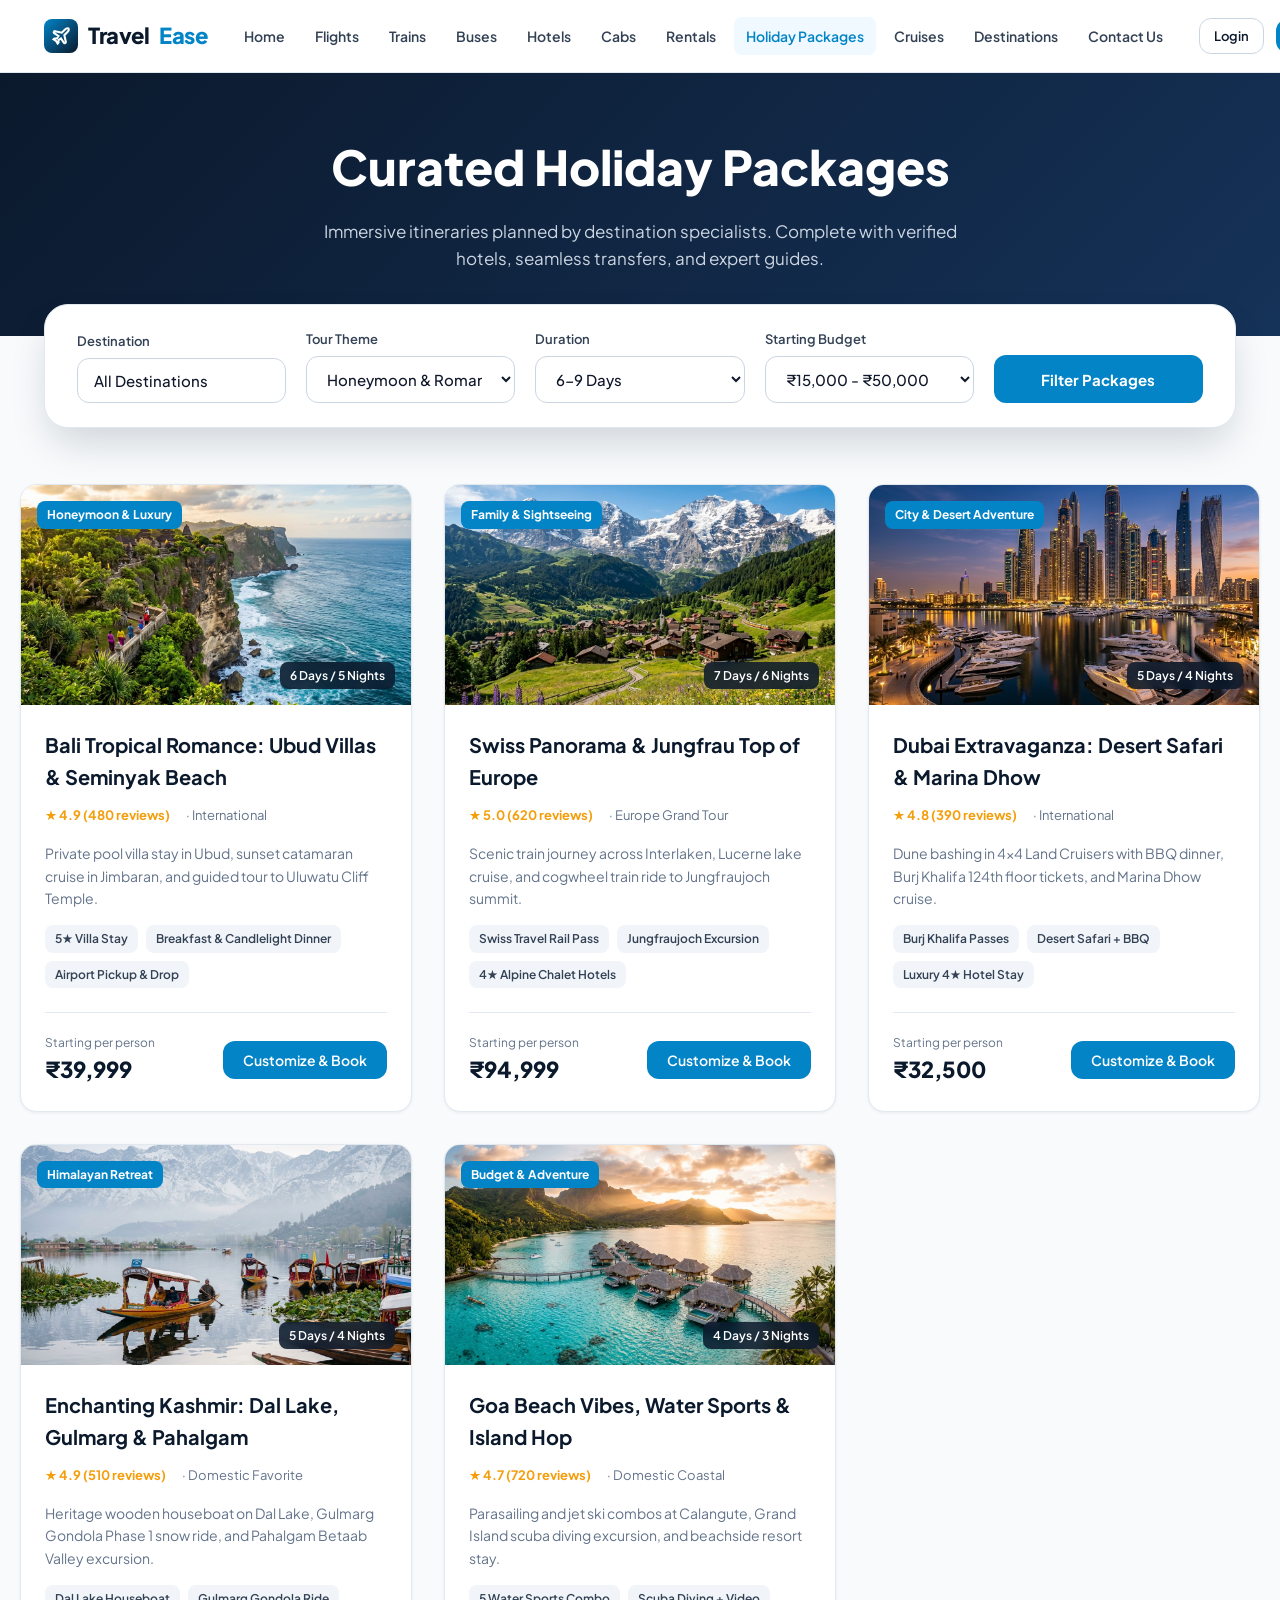
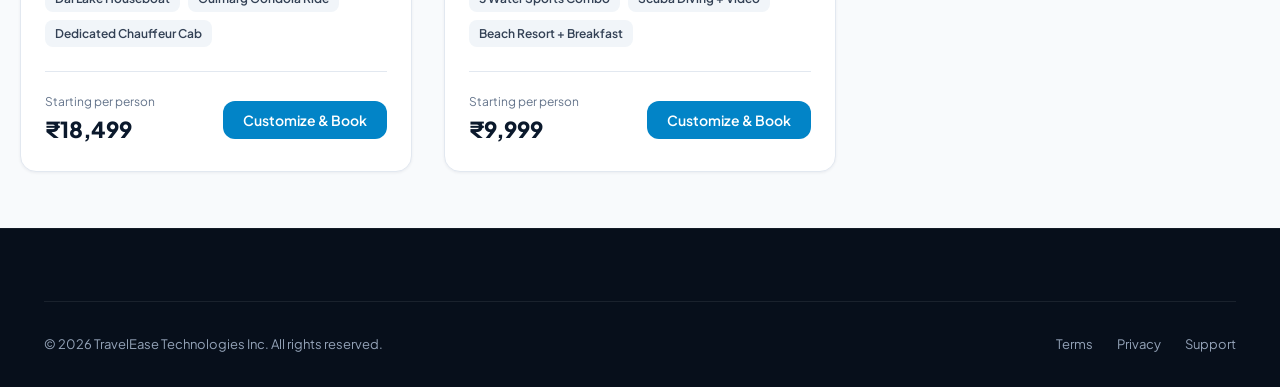
<file: packages.html>
<!DOCTYPE html>
<html lang="en">
<head>
  <meta charset="UTF-8">
  <meta name="viewport" content="width=device-width, initial-scale=1.0">
  <title>Holiday Packages — TravelEase | All-Inclusive Domestic &amp; Global Tours</title>
  <meta name="description" content="Explore custom holiday packages, honeymoon escapes, family vacations, and adventure treks with TravelEase.">
  <link rel="stylesheet" href="css/style.css">
  <link rel="stylesheet" href="css/responsive.css">
</head>
<body>

  <!-- Navigation Bar -->
  <header class="site-header">
    <div class="container nav-container">
      <a href="index.html" class="brand-logo" aria-label="TravelEase Home">
        <span class="brand-icon">
          <svg viewBox="0 0 24 24" fill="none" stroke="currentColor" stroke-width="2.5">
            <path d="M17.8 19.2 16 11l3.5-3.5C21 6 21.5 4 21 3c-1-.5-3 0-4.5 1.5L13 8 4.8 6.2c-.5-.1-.9.1-1.1.5l-.3.5c-.2.5-.1 1 .3 1.3L9 12l-2 3H4l-1 1 3 2 2 3 1-1v-3l3-2 3.5 5.3c.3.4.8.5 1.3.3l.5-.3c.4-.2.6-.6.5-1.1z"/>
          </svg>
        </span>
        Travel<span class="accent">Ease</span>
      </a>

      <nav class="main-nav" aria-label="Primary Navigation">
        <ul class="nav-list">
          <li><a href="index.html" class="nav-link">Home</a></li>
          <li><a href="flights.html" class="nav-link">Flights</a></li>
          <li><a href="trains.html" class="nav-link">Trains</a></li>
          <li><a href="buses.html" class="nav-link">Buses</a></li>
          <li><a href="hotels.html" class="nav-link">Hotels</a></li>
          <li><a href="cabs.html" class="nav-link">Cabs</a></li>
          <li><a href="rentals.html" class="nav-link">Rentals</a></li>
          <li><a href="packages.html" class="nav-link active">Holiday Packages</a></li>
          <li><a href="cruises.html" class="nav-link">Cruises</a></li>
          <li><a href="destinations.html" class="nav-link">Destinations</a></li>
          <li><a href="contact.html" class="nav-link">Contact Us</a></li>
        </ul>
      </nav>

      <div class="header-actions">
        <a href="login.html" class="btn btn-sm btn-outline">Login</a>
        <a href="signup.html" class="btn btn-sm btn-primary">Sign Up</a>
        <button class="mobile-toggle" aria-label="Toggle navigation menu">
          <svg viewBox="0 0 24 24" fill="none" stroke="currentColor" stroke-width="2">
            <line x1="3" y1="12" x2="21" y2="12"></line>
            <line x1="3" y1="6" x2="21" y2="6"></line>
            <line x1="3" y1="18" x2="21" y2="18"></line>
          </svg>
        </button>
      </div>
    </div>
  </header>

  <section class="page-header">
    <div class="container">
      <h1 class="page-header-title">Curated Holiday Packages</h1>
      <p class="page-header-subtitle">
        Immersive itineraries planned by destination specialists. Complete with verified hotels, seamless transfers, and expert guides.
      </p>
    </div>
  </section>

  <!-- Quick Package Search -->
  <div class="container" style="margin-top: -2rem;">
    <div class="search-panel" style="padding: 1.5rem 2rem;">
      <form class="search-form active" data-category="packages">
        <div class="form-grid">
          <div class="form-group">
            <label class="form-label">Destination</label>
            <input type="text" class="form-input" data-type="destination" value="All Destinations" required>
          </div>
          <div class="form-group">
            <label class="form-label">Tour Theme</label>
            <select class="form-select">
              <option value="all">All Themes</option>
              <option value="honeymoon" selected>Honeymoon &amp; Romantic</option>
              <option value="family">Family Vacations</option>
              <option value="adventure">Adventure &amp; Trekking</option>
              <option value="budget">Budget Backpacking</option>
            </select>
          </div>
          <div class="form-group">
            <label class="form-label">Duration</label>
            <select class="form-select">
              <option value="all">Any Duration</option>
              <option value="short">3-5 Days</option>
              <option value="medium" selected>6-9 Days</option>
              <option value="long">10+ Days</option>
            </select>
          </div>
          <div class="form-group">
            <label class="form-label">Starting Budget</label>
            <select class="form-select">
              <option value="all">Any Budget</option>
              <option value="sub500">Under ₹15,000</option>
              <option value="500-1500" selected>₹15,000 - ₹50,000</option>
              <option value="1500+">₹50,000+</option>
            </select>
          </div>
          <div class="form-submit-col">
            <button type="submit" class="form-submit-btn">Filter Packages</button>
          </div>
        </div>
      </form>
    </div>
  </div>

  <!-- Package Cards Grid -->
  <div class="container listings-container">
    <div class="packages-grid">
      <!-- Package 1: Bali -->
      <article class="package-card">
        <div class="package-thumb">
          <img src="assets/images/destination_bali_1791543365647.jpg" alt="Bali package" loading="lazy">
          <span class="package-tag">Honeymoon &amp; Luxury</span>
          <span class="package-duration">6 Days / 5 Nights</span>
        </div>
        <div class="package-body">
          <h3 class="package-title">Bali Tropical Romance: Ubud Villas &amp; Seminyak Beach</h3>
          <div class="package-meta">
            <span style="color:#F59E0B; font-weight:700;">★ 4.9 (480 reviews)</span>
            <span>· International</span>
          </div>
          <p style="font-size:0.875rem; color:var(--text-muted); margin-bottom:1rem;">
            Private pool villa stay in Ubud, sunset catamaran cruise in Jimbaran, and guided tour to Uluwatu Cliff Temple.
          </p>
          <div class="package-inclusions">
            <span class="inclusion-pill">5★ Villa Stay</span>
            <span class="inclusion-pill">Breakfast &amp; Candlelight Dinner</span>
            <span class="inclusion-pill">Airport Pickup &amp; Drop</span>
          </div>
          <div class="package-footer">
            <div class="package-pricing">
              <span class="price-sub">Starting per person</span>
              <span class="price-amount">₹39,999</span>
            </div>
            <button class="btn btn-primary" data-action="book" data-title="Bali Tropical Romance (6D/5N)" data-price="₹39,999" data-desc="Complete package with private pool villa, candle-lit dinner, and island touring.">
              Customize &amp; Book
            </button>
          </div>
        </div>
      </article>

      <!-- Package 2: Switzerland -->
      <article class="package-card">
        <div class="package-thumb">
          <img src="assets/images/destination_switzerland_1791543381240.jpg" alt="Swiss Alps package" loading="lazy">
          <span class="package-tag">Family &amp; Sightseeing</span>
          <span class="package-duration">7 Days / 6 Nights</span>
        </div>
        <div class="package-body">
          <h3 class="package-title">Swiss Panorama &amp; Jungfrau Top of Europe</h3>
          <div class="package-meta">
            <span style="color:#F59E0B; font-weight:700;">★ 5.0 (620 reviews)</span>
            <span>· Europe Grand Tour</span>
          </div>
          <p style="font-size:0.875rem; color:var(--text-muted); margin-bottom:1rem;">
            Scenic train journey across Interlaken, Lucerne lake cruise, and cogwheel train ride to Jungfraujoch summit.
          </p>
          <div class="package-inclusions">
            <span class="inclusion-pill">Swiss Travel Rail Pass</span>
            <span class="inclusion-pill">Jungfraujoch Excursion</span>
            <span class="inclusion-pill">4★ Alpine Chalet Hotels</span>
          </div>
          <div class="package-footer">
            <div class="package-pricing">
              <span class="price-sub">Starting per person</span>
              <span class="price-amount">₹94,999</span>
            </div>
            <button class="btn btn-primary" data-action="book" data-title="Swiss Panorama & Jungfrau (7D/6N)" data-price="₹94,999" data-desc="Swiss rail pass, scenic alpine hotels, and Jungfraujoch cogwheel summit tour.">
              Customize &amp; Book
            </button>
          </div>
        </div>
      </article>

      <!-- Package 3: Dubai -->
      <article class="package-card">
        <div class="package-thumb">
          <img src="assets/images/destination_dubai_1791543397438.jpg" alt="Dubai package" loading="lazy">
          <span class="package-tag">City &amp; Desert Adventure</span>
          <span class="package-duration">5 Days / 4 Nights</span>
        </div>
        <div class="package-body">
          <h3 class="package-title">Dubai Extravaganza: Desert Safari &amp; Marina Dhow</h3>
          <div class="package-meta">
            <span style="color:#F59E0B; font-weight:700;">★ 4.8 (390 reviews)</span>
            <span>· International</span>
          </div>
          <p style="font-size:0.875rem; color:var(--text-muted); margin-bottom:1rem;">
            Dune bashing in 4x4 Land Cruisers with BBQ dinner, Burj Khalifa 124th floor tickets, and Marina Dhow cruise.
          </p>
          <div class="package-inclusions">
            <span class="inclusion-pill">Burj Khalifa Passes</span>
            <span class="inclusion-pill">Desert Safari + BBQ</span>
            <span class="inclusion-pill">Luxury 4★ Hotel Stay</span>
          </div>
          <div class="package-footer">
            <div class="package-pricing">
              <span class="price-sub">Starting per person</span>
              <span class="price-amount">₹32,500</span>
            </div>
            <button class="btn btn-primary" data-action="book" data-title="Dubai Extravaganza (5D/4N)" data-price="₹32,500" data-desc="Desert safari with BBQ dinner, Burj Khalifa tickets, and 4-star city stay.">
              Customize &amp; Book
            </button>
          </div>
        </div>
      </article>

      <!-- Package 4: Kashmir -->
      <article class="package-card">
        <div class="package-thumb">
          <img src="assets/images/destination_kashmir_1791543419085.jpg" alt="Kashmir Dal Lake package" loading="lazy">
          <span class="package-tag">Himalayan Retreat</span>
          <span class="package-duration">5 Days / 4 Nights</span>
        </div>
        <div class="package-body">
          <h3 class="package-title">Enchanting Kashmir: Dal Lake, Gulmarg &amp; Pahalgam</h3>
          <div class="package-meta">
            <span style="color:#F59E0B; font-weight:700;">★ 4.9 (510 reviews)</span>
            <span>· Domestic Favorite</span>
          </div>
          <p style="font-size:0.875rem; color:var(--text-muted); margin-bottom:1rem;">
            Heritage wooden houseboat on Dal Lake, Gulmarg Gondola Phase 1 snow ride, and Pahalgam Betaab Valley excursion.
          </p>
          <div class="package-inclusions">
            <span class="inclusion-pill">Dal Lake Houseboat</span>
            <span class="inclusion-pill">Gulmarg Gondola Ride</span>
            <span class="inclusion-pill">Dedicated Chauffeur Cab</span>
          </div>
          <div class="package-footer">
            <div class="package-pricing">
              <span class="price-sub">Starting per person</span>
              <span class="price-amount">₹18,499</span>
            </div>
            <button class="btn btn-primary" data-action="book" data-title="Enchanting Kashmir (5D/4N)" data-price="₹18,499" data-desc="Houseboat stay on Dal Lake, Gulmarg snow excursion, and scenic transfers.">
              Customize &amp; Book
            </button>
          </div>
        </div>
      </article>

      <!-- Package 5: Goa Beach & Water Sports -->
      <article class="package-card">
        <div class="package-thumb">
          <img src="assets/images/hero_travel_paradise_1791543352459.jpg" alt="Goa beach package" loading="lazy">
          <span class="package-tag">Budget &amp; Adventure</span>
          <span class="package-duration">4 Days / 3 Nights</span>
        </div>
        <div class="package-body">
          <h3 class="package-title">Goa Beach Vibes, Water Sports &amp; Island Hop</h3>
          <div class="package-meta">
            <span style="color:#F59E0B; font-weight:700;">★ 4.7 (720 reviews)</span>
            <span>· Domestic Coastal</span>
          </div>
          <p style="font-size:0.875rem; color:var(--text-muted); margin-bottom:1rem;">
            Parasailing and jet ski combos at Calangute, Grand Island scuba diving excursion, and beachside resort stay.
          </p>
          <div class="package-inclusions">
            <span class="inclusion-pill">5 Water Sports Combo</span>
            <span class="inclusion-pill">Scuba Diving + Video</span>
            <span class="inclusion-pill">Beach Resort + Breakfast</span>
          </div>
          <div class="package-footer">
            <div class="package-pricing">
              <span class="price-sub">Starting per person</span>
              <span class="price-amount">₹9,999</span>
            </div>
            <button class="btn btn-primary" data-action="book" data-title="Goa Beach Vibes & Water Sports (4D/3N)" data-price="₹9,999" data-desc="Water sports combo, island excursion, and North Goa beach resort.">
              Customize &amp; Book
            </button>
          </div>
        </div>
      </article>
    </div>
  </div>

  <footer class="site-footer">
    <div class="container">
      <div class="footer-bottom">
        <p>&copy; 2026 TravelEase Technologies Inc. All rights reserved.</p>
        <div class="footer-legal-links">
          <a href="contact.html#terms">Terms</a>
          <a href="contact.html#privacy">Privacy</a>
          <a href="contact.html">Support</a>
        </div>
      </div>
    </div>
  </footer>

  <script src="js/navigation.js"></script>
  <script src="js/search.js"></script>
  <script src="js/main.js"></script>
</body>
</html>
</file>
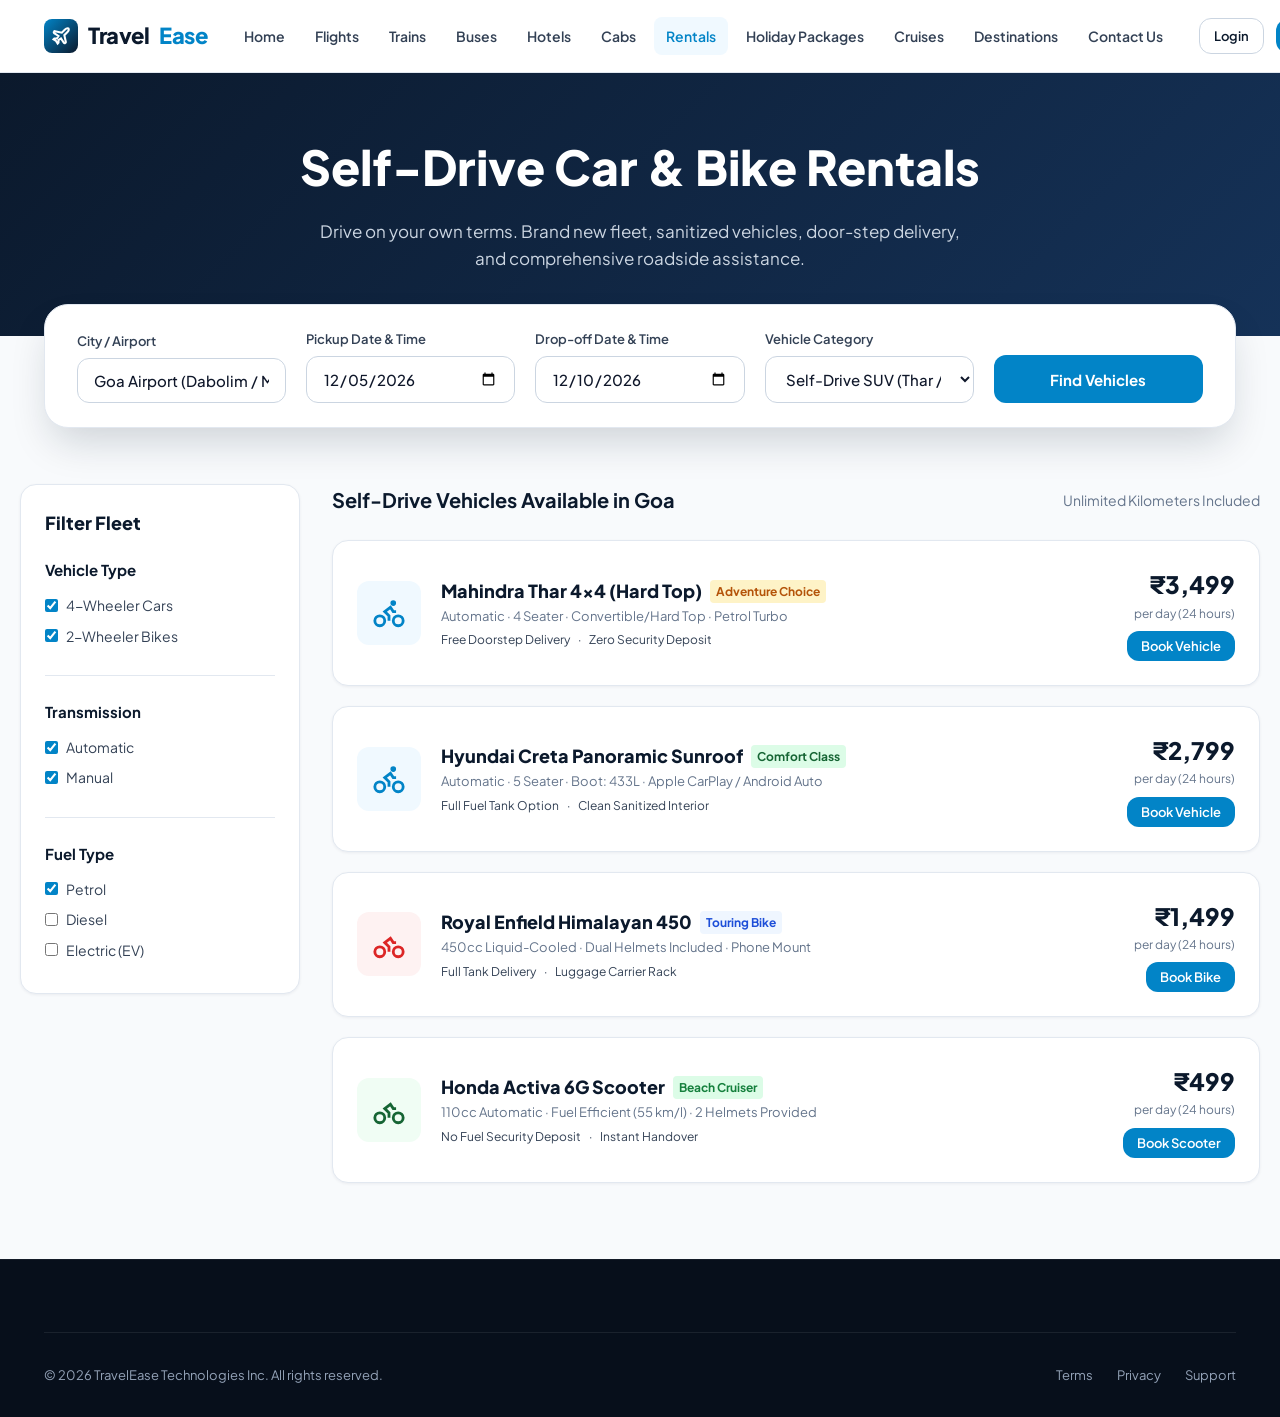
<file: rentals.html>
<!DOCTYPE html>
<html lang="en">
<head>
  <meta charset="UTF-8">
  <meta name="viewport" content="width=device-width, initial-scale=1.0">
  <title>Rentals — TravelEase | Self-Drive Cars &amp; Royal Enfield Bike Rentals</title>
  <meta name="description" content="Rent self-drive cars, SUVs, and touring motorbikes with unlimited kilometers, door-step delivery, and zero security deposit on TravelEase.">
  <link rel="stylesheet" href="css/style.css">
  <link rel="stylesheet" href="css/responsive.css">
</head>
<body>

  <!-- Navigation Bar -->
  <header class="site-header">
    <div class="container nav-container">
      <a href="index.html" class="brand-logo" aria-label="TravelEase Home">
        <span class="brand-icon">
          <svg viewBox="0 0 24 24" fill="none" stroke="currentColor" stroke-width="2.5">
            <path d="M17.8 19.2 16 11l3.5-3.5C21 6 21.5 4 21 3c-1-.5-3 0-4.5 1.5L13 8 4.8 6.2c-.5-.1-.9.1-1.1.5l-.3.5c-.2.5-.1 1 .3 1.3L9 12l-2 3H4l-1 1 3 2 2 3 1-1v-3l3-2 3.5 5.3c.3.4.8.5 1.3.3l.5-.3c.4-.2.6-.6.5-1.1z"/>
          </svg>
        </span>
        Travel<span class="accent">Ease</span>
      </a>

      <nav class="main-nav" aria-label="Primary Navigation">
        <ul class="nav-list">
          <li><a href="index.html" class="nav-link">Home</a></li>
          <li><a href="flights.html" class="nav-link">Flights</a></li>
          <li><a href="trains.html" class="nav-link">Trains</a></li>
          <li><a href="buses.html" class="nav-link">Buses</a></li>
          <li><a href="hotels.html" class="nav-link">Hotels</a></li>
          <li><a href="cabs.html" class="nav-link">Cabs</a></li>
          <li><a href="rentals.html" class="nav-link active">Rentals</a></li>
          <li><a href="packages.html" class="nav-link">Holiday Packages</a></li>
          <li><a href="cruises.html" class="nav-link">Cruises</a></li>
          <li><a href="destinations.html" class="nav-link">Destinations</a></li>
          <li><a href="contact.html" class="nav-link">Contact Us</a></li>
        </ul>
      </nav>

      <div class="header-actions">
        <a href="login.html" class="btn btn-sm btn-outline">Login</a>
        <a href="signup.html" class="btn btn-sm btn-primary">Sign Up</a>
        <button class="mobile-toggle" aria-label="Toggle navigation menu">
          <svg viewBox="0 0 24 24" fill="none" stroke="currentColor" stroke-width="2">
            <line x1="3" y1="12" x2="21" y2="12"></line>
            <line x1="3" y1="6" x2="21" y2="6"></line>
            <line x1="3" y1="18" x2="21" y2="18"></line>
          </svg>
        </button>
      </div>
    </div>
  </header>

  <section class="page-header">
    <div class="container">
      <h1 class="page-header-title">Self-Drive Car &amp; Bike Rentals</h1>
      <p class="page-header-subtitle">
        Drive on your own terms. Brand new fleet, sanitized vehicles, door-step delivery, and comprehensive roadside assistance.
      </p>
    </div>
  </section>

  <div class="container" style="margin-top: -2rem;">
    <div class="search-panel" style="padding: 1.5rem 2rem;">
      <form class="search-form active" data-category="rentals">
        <div class="form-grid">
          <div class="form-group">
            <label class="form-label">City / Airport</label>
            <input type="text" class="form-input" data-type="from" value="Goa Airport (Dabolim / Mopa)" required>
          </div>
          <div class="form-group">
            <label class="form-label">Pickup Date &amp; Time</label>
            <input type="date" class="form-input" data-date-type="depart" required>
          </div>
          <div class="form-group">
            <label class="form-label">Drop-off Date &amp; Time</label>
            <input type="date" class="form-input" data-date-type="return" required>
          </div>
          <div class="form-group">
            <label class="form-label">Vehicle Category</label>
            <select class="form-select">
              <option value="all">All Vehicles</option>
              <option value="suv" selected>Self-Drive SUV (Thar / Creta)</option>
              <option value="sedan">Automatic Sedan</option>
              <option value="bike">Royal Enfield 350 / 450</option>
              <option value="scooter">Automatic Scooter (Activa)</option>
            </select>
          </div>
          <div class="form-submit-col">
            <button type="submit" class="form-submit-btn">Find Vehicles</button>
          </div>
        </div>
      </form>
    </div>
  </div>

  <div class="container listings-container">
    <div class="listings-layout">
      <!-- Filter Sidebar -->
      <aside class="filter-sidebar">
        <h3 style="font-size: 1.125rem; font-weight: 800; color: var(--primary-navy); margin-bottom: 1.25rem;">Filter Fleet</h3>
        
        <div class="filter-group">
          <h4 class="filter-title">Vehicle Type</h4>
          <label class="filter-checkbox"><input type="checkbox" checked> 4-Wheeler Cars</label>
          <label class="filter-checkbox"><input type="checkbox" checked> 2-Wheeler Bikes</label>
        </div>

        <div class="filter-group">
          <h4 class="filter-title">Transmission</h4>
          <label class="filter-checkbox"><input type="checkbox" checked> Automatic</label>
          <label class="filter-checkbox"><input type="checkbox" checked> Manual</label>
        </div>

        <div class="filter-group">
          <h4 class="filter-title">Fuel Type</h4>
          <label class="filter-checkbox"><input type="checkbox" checked> Petrol</label>
          <label class="filter-checkbox"><input type="checkbox"> Diesel</label>
          <label class="filter-checkbox"><input type="checkbox"> Electric (EV)</label>
        </div>
      </aside>

      <!-- Results Grid -->
      <main>
        <div style="display:flex; justify-content:space-between; align-items:center; margin-bottom:1.5rem;">
          <h2 style="font-size:1.25rem; font-weight:700; color:var(--primary-navy);">
            Self-Drive Vehicles Available in Goa
          </h2>
          <span style="font-size:0.875rem; color:var(--text-muted);">Unlimited Kilometers Included</span>
        </div>

        <!-- Rental 1: Mahindra Thar -->
        <article class="result-card">
          <div style="display:flex; align-items:center; gap:1.25rem;">
            <div style="width:64px; height:64px; background:var(--sky-subtle); border-radius:var(--radius-md); display:flex; align-items:center; justify-content:center; color:var(--sky-blue);">
              <svg viewBox="0 0 24 24" fill="none" stroke="currentColor" stroke-width="2" style="width:34px;height:34px;"><circle cx="18.5" cy="17.5" r="3.5"></circle><circle cx="5.5" cy="17.5" r="3.5"></circle><circle cx="15" cy="5" r="1"></circle><path d="M12 17.5V14l-3-3 4-3 2 3h2"></path></svg>
            </div>
            <div>
              <div style="display:flex; align-items:center; gap:0.5rem;">
                <h3 style="font-size:1.125rem; font-weight:800; color:var(--primary-navy);">Mahindra Thar 4x4 (Hard Top)</h3>
                <span style="font-size:0.75rem; background:#FEF3C7; color:#B45309; font-weight:700; padding:2px 6px; border-radius:4px;">Adventure Choice</span>
              </div>
              <p style="font-size:0.8125rem; color:var(--text-muted);">Automatic · 4 Seater · Convertible/Hard Top · Petrol Turbo</p>
              <div style="display:flex; gap:0.5rem; font-size:0.75rem; color:var(--text-secondary); margin-top:0.25rem;">
                <span>Free Doorstep Delivery</span> · <span>Zero Security Deposit</span>
              </div>
            </div>
          </div>

          <div style="text-align:right;">
            <div style="font-size:1.5rem; font-weight:800; color:var(--primary-navy);">₹3,499</div>
            <div style="font-size:0.75rem; color:var(--text-muted); margin-bottom:0.5rem;">per day (24 hours)</div>
            <button class="btn btn-primary btn-sm" data-action="book" data-title="Mahindra Thar 4x4 Rental" data-price="₹3,499/day" data-desc="Self-drive Mahindra Thar 4x4 with unlimited kms, doorstep airport delivery, and comprehensive insurance.">
              Book Vehicle
            </button>
          </div>
        </article>

        <!-- Rental 2: Hyundai Creta -->
        <article class="result-card">
          <div style="display:flex; align-items:center; gap:1.25rem;">
            <div style="width:64px; height:64px; background:var(--sky-subtle); border-radius:var(--radius-md); display:flex; align-items:center; justify-content:center; color:var(--sky-blue);">
              <svg viewBox="0 0 24 24" fill="none" stroke="currentColor" stroke-width="2" style="width:34px;height:34px;"><circle cx="18.5" cy="17.5" r="3.5"></circle><circle cx="5.5" cy="17.5" r="3.5"></circle><circle cx="15" cy="5" r="1"></circle><path d="M12 17.5V14l-3-3 4-3 2 3h2"></path></svg>
            </div>
            <div>
              <div style="display:flex; align-items:center; gap:0.5rem;">
                <h3 style="font-size:1.125rem; font-weight:800; color:var(--primary-navy);">Hyundai Creta Panoramic Sunroof</h3>
                <span style="font-size:0.75rem; background:#DCFCE7; color:#166534; font-weight:700; padding:2px 6px; border-radius:4px;">Comfort Class</span>
              </div>
              <p style="font-size:0.8125rem; color:var(--text-muted);">Automatic · 5 Seater · Boot: 433L · Apple CarPlay / Android Auto</p>
              <div style="display:flex; gap:0.5rem; font-size:0.75rem; color:var(--text-secondary); margin-top:0.25rem;">
                <span>Full Fuel Tank Option</span> · <span>Clean Sanitized Interior</span>
              </div>
            </div>
          </div>

          <div style="text-align:right;">
            <div style="font-size:1.5rem; font-weight:800; color:var(--primary-navy);">₹2,799</div>
            <div style="font-size:0.75rem; color:var(--text-muted); margin-bottom:0.5rem;">per day (24 hours)</div>
            <button class="btn btn-primary btn-sm" data-action="book" data-title="Hyundai Creta Automatic Rental" data-price="₹2,799/day" data-desc="Self-drive Hyundai Creta with panoramic sunroof, automatic transmission, and unlimited mileage.">
              Book Vehicle
            </button>
          </div>
        </article>

        <!-- Rental 3: Royal Enfield Himalayan 450 -->
        <article class="result-card">
          <div style="display:flex; align-items:center; gap:1.25rem;">
            <div style="width:64px; height:64px; background:#FEF2F2; border-radius:var(--radius-md); display:flex; align-items:center; justify-content:center; color:#DC2626;">
              <svg viewBox="0 0 24 24" fill="none" stroke="currentColor" stroke-width="2" style="width:34px;height:34px;"><circle cx="18.5" cy="17.5" r="3.5"></circle><circle cx="5.5" cy="17.5" r="3.5"></circle><path d="M12 17.5V14l-3-3 4-3 2 3h2"></path></svg>
            </div>
            <div>
              <div style="display:flex; align-items:center; gap:0.5rem;">
                <h3 style="font-size:1.125rem; font-weight:800; color:var(--primary-navy);">Royal Enfield Himalayan 450</h3>
                <span style="font-size:0.75rem; background:#EFF6FF; color:#1D4ED8; font-weight:700; padding:2px 6px; border-radius:4px;">Touring Bike</span>
              </div>
              <p style="font-size:0.8125rem; color:var(--text-muted);">450cc Liquid-Cooled · Dual Helmets Included · Phone Mount</p>
              <div style="display:flex; gap:0.5rem; font-size:0.75rem; color:var(--text-secondary); margin-top:0.25rem;">
                <span>Full Tank Delivery</span> · <span>Luggage Carrier Rack</span>
              </div>
            </div>
          </div>

          <div style="text-align:right;">
            <div style="font-size:1.5rem; font-weight:800; color:var(--primary-navy);">₹1,499</div>
            <div style="font-size:0.75rem; color:var(--text-muted); margin-bottom:0.5rem;">per day (24 hours)</div>
            <button class="btn btn-primary btn-sm" data-action="book" data-title="Royal Enfield Himalayan 450 Bike" data-price="₹1,499/day" data-desc="Adventure touring motorcycle with dual helmets, GPS phone clamp, and unlimited kilometers.">
              Book Bike
            </button>
          </div>
        </article>

        <!-- Rental 4: Honda Activa -->
        <article class="result-card">
          <div style="display:flex; align-items:center; gap:1.25rem;">
            <div style="width:64px; height:64px; background:#F0FDF4; border-radius:var(--radius-md); display:flex; align-items:center; justify-content:center; color:#166534;">
              <svg viewBox="0 0 24 24" fill="none" stroke="currentColor" stroke-width="2" style="width:34px;height:34px;"><circle cx="18.5" cy="17.5" r="3.5"></circle><circle cx="5.5" cy="17.5" r="3.5"></circle><path d="M12 17.5V14l-3-3 4-3 2 3h2"></path></svg>
            </div>
            <div>
              <div style="display:flex; align-items:center; gap:0.5rem;">
                <h3 style="font-size:1.125rem; font-weight:800; color:var(--primary-navy);">Honda Activa 6G Scooter</h3>
                <span style="font-size:0.75rem; background:#DCFCE7; color:#15803D; font-weight:700; padding:2px 6px; border-radius:4px;">Beach Cruiser</span>
              </div>
              <p style="font-size:0.8125rem; color:var(--text-muted);">110cc Automatic · Fuel Efficient (55 km/l) · 2 Helmets Provided</p>
              <div style="display:flex; gap:0.5rem; font-size:0.75rem; color:var(--text-secondary); margin-top:0.25rem;">
                <span>No Fuel Security Deposit</span> · <span>Instant Handover</span>
              </div>
            </div>
          </div>

          <div style="text-align:right;">
            <div style="font-size:1.5rem; font-weight:800; color:var(--primary-navy);">₹499</div>
            <div style="font-size:0.75rem; color:var(--text-muted); margin-bottom:0.5rem;">per day (24 hours)</div>
            <button class="btn btn-primary btn-sm" data-action="book" data-title="Honda Activa Scooter Rental" data-price="₹499/day" data-desc="Automatic gearless scooter with 2 helmets, ideal for exploring coastal Goa lanes.">
              Book Scooter
            </button>
          </div>
        </article>
      </main>
    </div>
  </div>

  <footer class="site-footer">
    <div class="container">
      <div class="footer-bottom">
        <p>&copy; 2026 TravelEase Technologies Inc. All rights reserved.</p>
        <div class="footer-legal-links">
          <a href="contact.html#terms">Terms</a>
          <a href="contact.html#privacy">Privacy</a>
          <a href="contact.html">Support</a>
        </div>
      </div>
    </div>
  </footer>

  <script src="js/navigation.js"></script>
  <script src="js/search.js"></script>
  <script src="js/main.js"></script>
</body>
</html>
</file>
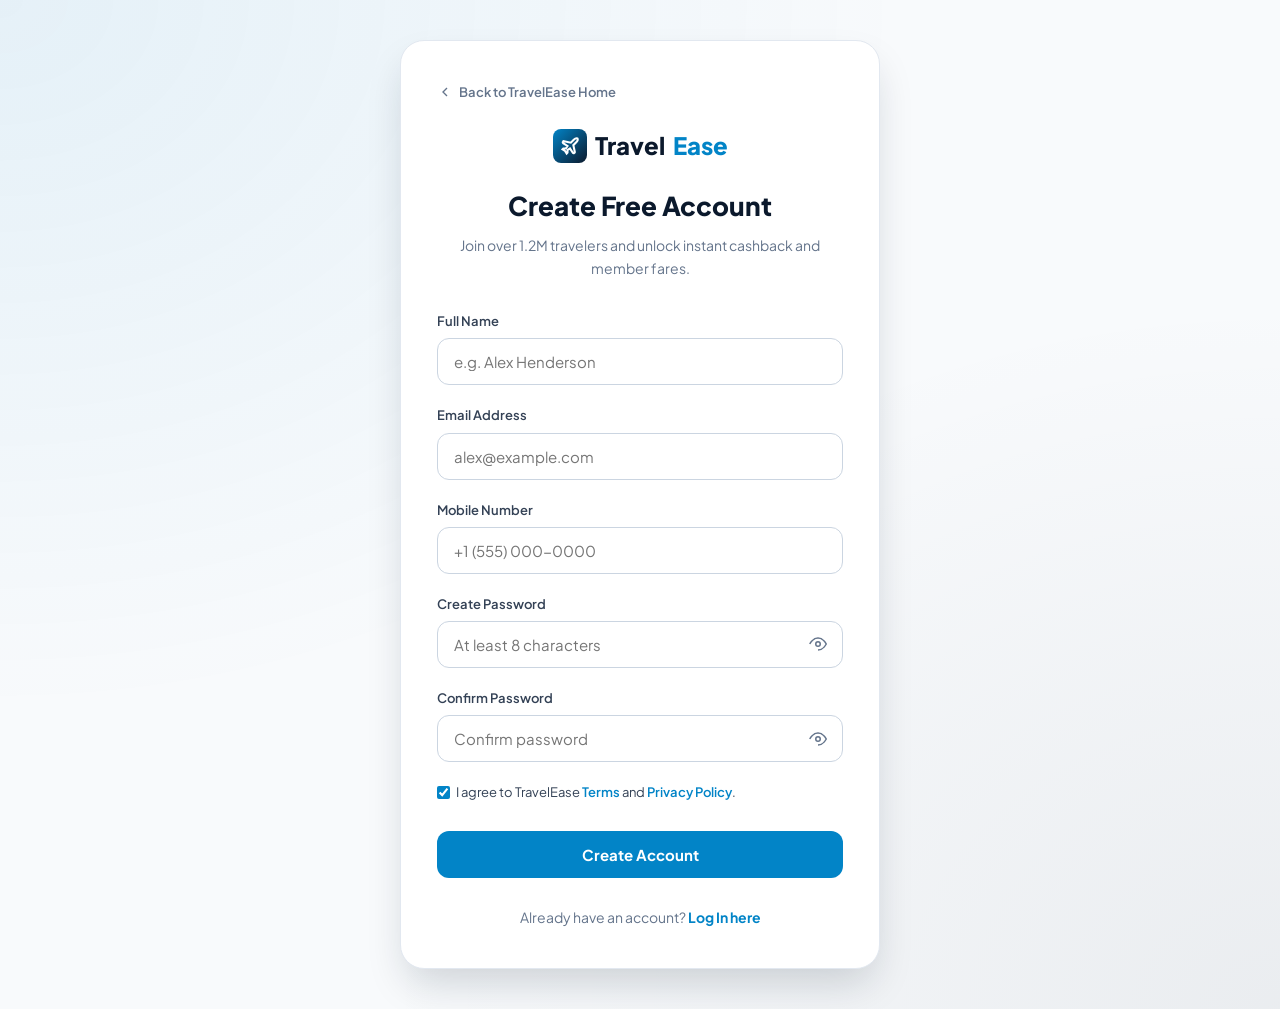
<file: signup.html>
<!DOCTYPE html>
<html lang="en">
<head>
  <meta charset="UTF-8">
  <meta name="viewport" content="width=device-width, initial-scale=1.0">
  <title>Sign Up — TravelEase | Create Your Free Travel Account</title>
  <meta name="description" content="Create a free TravelEase account. Unlock member rates on flights, hotels, holiday packages, and manage your journeys easily.">
  <link rel="stylesheet" href="css/style.css">
  <link rel="stylesheet" href="css/auth.css">
</head>
<body>

  <main class="auth-page">
    <div class="auth-card">
      <a href="index.html" class="back-home-link">
        <svg viewBox="0 0 24 24" fill="none" stroke="currentColor" stroke-width="2" style="width:16px;height:16px;"><path d="m15 18-6-6 6-6"></path></svg>
        Back to TravelEase Home
      </a>

      <div class="auth-header">
        <a href="index.html" class="auth-logo">
          <span class="brand-icon">
            <svg viewBox="0 0 24 24" fill="none" stroke="currentColor" stroke-width="2.5">
              <path d="M17.8 19.2 16 11l3.5-3.5C21 6 21.5 4 21 3c-1-.5-3 0-4.5 1.5L13 8 4.8 6.2c-.5-.1-.9.1-1.1.5l-.3.5c-.2.5-.1 1 .3 1.3L9 12l-2 3H4l-1 1 3 2 2 3 1-1v-3l3-2 3.5 5.3c.3.4.8.5 1.3.3l.5-.3c.4-.2.6-.6.5-1.1z"/>
            </svg>
          </span>
          Travel<span style="color:var(--sky-blue)">Ease</span>
        </a>
        <h1 class="auth-title">Create Free Account</h1>
        <p class="auth-subtitle">Join over 1.2M travelers and unlock instant cashback and member fares.</p>
      </div>

      <form class="auth-form" id="signup-form">
        <div class="auth-field">
          <label class="auth-label">Full Name</label>
          <input type="text" class="auth-input" placeholder="e.g. Alex Henderson" required>
        </div>

        <div class="auth-field">
          <label class="auth-label">Email Address</label>
          <input type="email" class="auth-input" placeholder="alex@example.com" required>
        </div>

        <div class="auth-field">
          <label class="auth-label">Mobile Number</label>
          <input type="tel" class="auth-input" placeholder="+1 (555) 000-0000" required>
        </div>

        <div class="auth-field">
          <label class="auth-label">Create Password</label>
          <div class="auth-input-group">
            <input type="password" id="signup-password" class="auth-input" placeholder="At least 8 characters" required minlength="8">
            <button type="button" class="password-toggle-btn" aria-label="Toggle password visibility">
              <svg viewBox="0 0 24 24" fill="none" stroke="currentColor" stroke-width="2"><path d="M1 12s4-8 11-8 11 8 11 8-4 8-11 8-11-8z"></path><circle cx="12" cy="12" r="3"></circle></svg>
            </button>
          </div>
        </div>

        <div class="auth-field">
          <label class="auth-label">Confirm Password</label>
          <div class="auth-input-group">
            <input type="password" id="signup-confirm-password" class="auth-input" placeholder="Confirm password" required minlength="8">
            <button type="button" class="password-toggle-btn" aria-label="Toggle password visibility">
              <svg viewBox="0 0 24 24" fill="none" stroke="currentColor" stroke-width="2"><path d="M1 12s4-8 11-8 11 8 11 8-4 8-11 8-11-8z"></path><circle cx="12" cy="12" r="3"></circle></svg>
            </button>
          </div>
        </div>

        <label class="remember-me" style="font-size:0.8125rem;">
          <input type="checkbox" required checked>
          <span>I agree to TravelEase <a href="contact.html#terms" style="color:var(--sky-blue); font-weight:600;">Terms</a> and <a href="contact.html#privacy" style="color:var(--sky-blue); font-weight:600;">Privacy Policy</a>.</span>
        </label>

        <button type="submit" class="auth-submit-btn">
          Create Account
        </button>
      </form>

      <div class="auth-footer">
        Already have an account? <a href="login.html">Log In here</a>
      </div>
    </div>
  </main>

  <script src="js/main.js"></script>
</body>
</html>
</file>
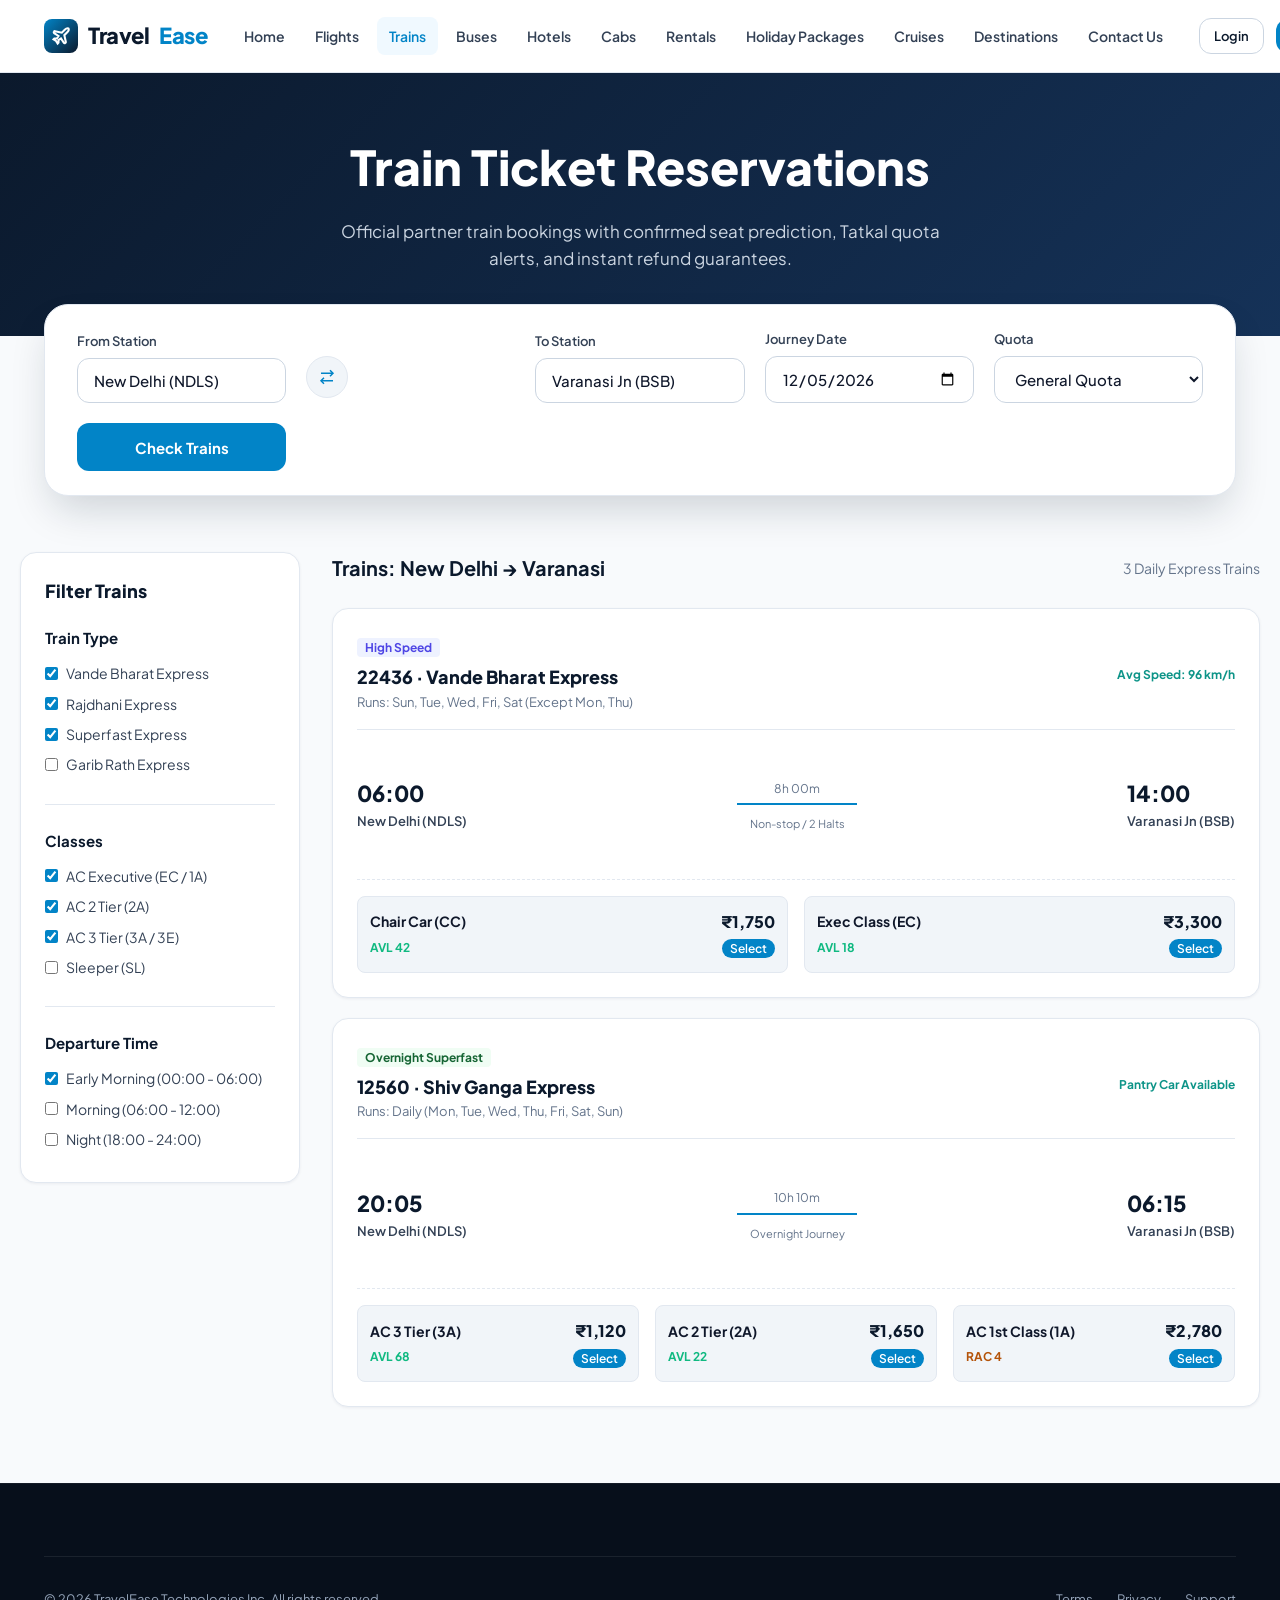
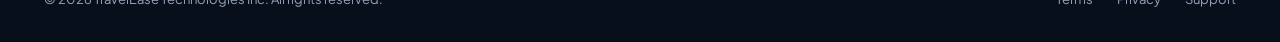
<file: trains.html>
<!DOCTYPE html>
<html lang="en">
<head>
  <meta charset="UTF-8">
  <meta name="viewport" content="width=device-width, initial-scale=1.0">
  <title>Trains — TravelEase | Book IRCTC Train Tickets &amp; Check PNR Status</title>
  <meta name="description" content="Instant train ticket booking, Tatkal quota reservations, PNR status, and live train running status with TravelEase.">
  <link rel="stylesheet" href="css/style.css">
  <link rel="stylesheet" href="css/responsive.css">
</head>
<body>

  <!-- Navigation Bar -->
  <header class="site-header">
    <div class="container nav-container">
      <a href="index.html" class="brand-logo" aria-label="TravelEase Home">
        <span class="brand-icon">
          <svg viewBox="0 0 24 24" fill="none" stroke="currentColor" stroke-width="2.5">
            <path d="M17.8 19.2 16 11l3.5-3.5C21 6 21.5 4 21 3c-1-.5-3 0-4.5 1.5L13 8 4.8 6.2c-.5-.1-.9.1-1.1.5l-.3.5c-.2.5-.1 1 .3 1.3L9 12l-2 3H4l-1 1 3 2 2 3 1-1v-3l3-2 3.5 5.3c.3.4.8.5 1.3.3l.5-.3c.4-.2.6-.6.5-1.1z"/>
          </svg>
        </span>
        Travel<span class="accent">Ease</span>
      </a>

      <nav class="main-nav" aria-label="Primary Navigation">
        <ul class="nav-list">
          <li><a href="index.html" class="nav-link">Home</a></li>
          <li><a href="flights.html" class="nav-link">Flights</a></li>
          <li><a href="trains.html" class="nav-link active">Trains</a></li>
          <li><a href="buses.html" class="nav-link">Buses</a></li>
          <li><a href="hotels.html" class="nav-link">Hotels</a></li>
          <li><a href="cabs.html" class="nav-link">Cabs</a></li>
          <li><a href="rentals.html" class="nav-link">Rentals</a></li>
          <li><a href="packages.html" class="nav-link">Holiday Packages</a></li>
          <li><a href="cruises.html" class="nav-link">Cruises</a></li>
          <li><a href="destinations.html" class="nav-link">Destinations</a></li>
          <li><a href="contact.html" class="nav-link">Contact Us</a></li>
        </ul>
      </nav>

      <div class="header-actions">
        <a href="login.html" class="btn btn-sm btn-outline">Login</a>
        <a href="signup.html" class="btn btn-sm btn-primary">Sign Up</a>
        <button class="mobile-toggle" aria-label="Toggle navigation menu">
          <svg viewBox="0 0 24 24" fill="none" stroke="currentColor" stroke-width="2">
            <line x1="3" y1="12" x2="21" y2="12"></line>
            <line x1="3" y1="6" x2="21" y2="6"></line>
            <line x1="3" y1="18" x2="21" y2="18"></line>
          </svg>
        </button>
      </div>
    </div>
  </header>

  <!-- Page Header -->
  <section class="page-header">
    <div class="container">
      <h1 class="page-header-title">Train Ticket Reservations</h1>
      <p class="page-header-subtitle">
        Official partner train bookings with confirmed seat prediction, Tatkal quota alerts, and instant refund guarantees.
      </p>
    </div>
  </section>

  <!-- Quick Search Widget -->
  <div class="container" style="margin-top: -2rem;">
    <div class="search-panel" style="padding: 1.5rem 2rem;">
      <form class="search-form active" data-category="trains">
        <div class="form-grid">
          <div class="form-group">
            <label class="form-label">From Station</label>
            <input type="text" class="form-input" data-type="from" value="New Delhi (NDLS)" required>
          </div>
          <button type="button" class="swap-btn" title="Swap stations">
            <svg style="width:18px;height:18px;" viewBox="0 0 24 24" fill="none" stroke="currentColor" stroke-width="2"><path d="m16 3 4 4-4 4"></path><path d="M20 7H4"></path><path d="m8 21-4-4 4-4"></path><path d="M4 17h16"></path></svg>
          </button>
          <div class="form-group">
            <label class="form-label">To Station</label>
            <input type="text" class="form-input" data-type="to" value="Varanasi Jn (BSB)" required>
          </div>
          <div class="form-group">
            <label class="form-label">Journey Date</label>
            <input type="date" class="form-input" data-date-type="depart" required>
          </div>
          <div class="form-group">
            <label class="form-label">Quota</label>
            <select class="form-select">
              <option value="GN" selected>General Quota</option>
              <option value="TQ">Tatkal</option>
              <option value="LD">Ladies</option>
              <option value="SS">Senior Citizen</option>
            </select>
          </div>
          <div class="form-submit-col">
            <button type="submit" class="form-submit-btn">Check Trains</button>
          </div>
        </div>
      </form>
    </div>
  </div>

  <!-- Listings Layout -->
  <div class="container listings-container">
    <div class="listings-layout">
      <!-- Filter Sidebar -->
      <aside class="filter-sidebar">
        <h3 style="font-size: 1.125rem; font-weight: 800; color: var(--primary-navy); margin-bottom: 1.25rem;">Filter Trains</h3>
        
        <div class="filter-group">
          <h4 class="filter-title">Train Type</h4>
          <label class="filter-checkbox"><input type="checkbox" checked> Vande Bharat Express</label>
          <label class="filter-checkbox"><input type="checkbox" checked> Rajdhani Express</label>
          <label class="filter-checkbox"><input type="checkbox" checked> Superfast Express</label>
          <label class="filter-checkbox"><input type="checkbox"> Garib Rath Express</label>
        </div>

        <div class="filter-group">
          <h4 class="filter-title">Classes</h4>
          <label class="filter-checkbox"><input type="checkbox" checked> AC Executive (EC / 1A)</label>
          <label class="filter-checkbox"><input type="checkbox" checked> AC 2 Tier (2A)</label>
          <label class="filter-checkbox"><input type="checkbox" checked> AC 3 Tier (3A / 3E)</label>
          <label class="filter-checkbox"><input type="checkbox"> Sleeper (SL)</label>
        </div>

        <div class="filter-group">
          <h4 class="filter-title">Departure Time</h4>
          <label class="filter-checkbox"><input type="checkbox" checked> Early Morning (00:00 - 06:00)</label>
          <label class="filter-checkbox"><input type="checkbox"> Morning (06:00 - 12:00)</label>
          <label class="filter-checkbox"><input type="checkbox"> Night (18:00 - 24:00)</label>
        </div>
      </aside>

      <!-- Main Results -->
      <main>
        <div style="display:flex; justify-content:space-between; align-items:center; margin-bottom:1.5rem;">
          <h2 style="font-size:1.25rem; font-weight:700; color:var(--primary-navy);">
            Trains: New Delhi &rarr; Varanasi
          </h2>
          <span style="font-size:0.875rem; color:var(--text-muted);">3 Daily Express Trains</span>
        </div>

        <!-- Train 1: Vande Bharat -->
        <article class="result-card" style="flex-direction:column; align-items:stretch;">
          <div style="display:flex; justify-content:space-between; align-items:center; border-bottom:1px solid var(--border-light); padding-bottom:1rem; flex-wrap:wrap; gap:0.5rem;">
            <div>
              <span style="background:#EEF2FF; color:#4F46E5; font-size:0.75rem; font-weight:700; padding:2px 8px; border-radius:4px;">High Speed</span>
              <h3 style="font-size:1.125rem; font-weight:800; color:var(--primary-navy); margin-top:4px;">
                22436 · Vande Bharat Express
              </h3>
              <p style="font-size:0.8125rem; color:var(--text-muted);">Runs: Sun, Tue, Wed, Fri, Sat (Except Mon, Thu)</p>
            </div>
            <div style="text-align:right;">
              <span style="font-size:0.75rem; color:var(--accent-teal); font-weight:700;">Avg Speed: 96 km/h</span>
            </div>
          </div>

          <div style="display:flex; justify-content:space-between; align-items:center; padding:1.25rem 0; flex-wrap:wrap; gap:1.5rem;">
            <div>
              <div style="font-size:1.375rem; font-weight:800; color:var(--primary-navy);">06:00</div>
              <div style="font-size:0.8125rem; font-weight:600; color:var(--text-secondary);">New Delhi (NDLS)</div>
            </div>
            <div style="text-align:center;">
              <span style="font-size:0.75rem; color:var(--text-muted);">8h 00m</span>
              <div style="width:120px; height:2px; background:var(--sky-blue); margin:4px auto;"></div>
              <span style="font-size:0.6875rem; color:var(--text-muted);">Non-stop / 2 Halts</span>
            </div>
            <div>
              <div style="font-size:1.375rem; font-weight:800; color:var(--primary-navy);">14:00</div>
              <div style="font-size:0.8125rem; font-weight:600; color:var(--text-secondary);">Varanasi Jn (BSB)</div>
            </div>
          </div>

          <!-- Classes Grid -->
          <div style="display:grid; grid-template-columns:repeat(auto-fit, minmax(180px, 1fr)); gap:1rem; padding-top:1rem; border-top:1px dashed var(--border-light);">
            <div style="background:var(--bg-subtle); padding:0.75rem; border-radius:var(--radius-sm); border:1px solid var(--border-light); display:flex; justify-content:space-between; align-items:center;">
              <div>
                <strong style="display:block; font-size:0.875rem;">Chair Car (CC)</strong>
                <span style="font-size:0.75rem; color:var(--success-green); font-weight:700;">AVL 42</span>
              </div>
              <div style="text-align:right;">
                <span style="display:block; font-weight:800; color:var(--primary-navy);">₹1,750</span>
                <button class="btn btn-primary btn-sm" style="padding:2px 8px; font-size:0.75rem;" data-action="book" data-title="Vande Bharat 22436 (Chair Car)" data-price="₹1,750">Select</button>
              </div>
            </div>

            <div style="background:var(--bg-subtle); padding:0.75rem; border-radius:var(--radius-sm); border:1px solid var(--border-light); display:flex; justify-content:space-between; align-items:center;">
              <div>
                <strong style="display:block; font-size:0.875rem;">Exec Class (EC)</strong>
                <span style="font-size:0.75rem; color:var(--success-green); font-weight:700;">AVL 18</span>
              </div>
              <div style="text-align:right;">
                <span style="display:block; font-weight:800; color:var(--primary-navy);">₹3,300</span>
                <button class="btn btn-primary btn-sm" style="padding:2px 8px; font-size:0.75rem;" data-action="book" data-title="Vande Bharat 22436 (Exec Class)" data-price="₹3,300">Select</button>
              </div>
            </div>
          </div>
        </article>

        <!-- Train 2: Shiv Ganga Express -->
        <article class="result-card" style="flex-direction:column; align-items:stretch;">
          <div style="display:flex; justify-content:space-between; align-items:center; border-bottom:1px solid var(--border-light); padding-bottom:1rem; flex-wrap:wrap; gap:0.5rem;">
            <div>
              <span style="background:#F0FDF4; color:#166534; font-size:0.75rem; font-weight:700; padding:2px 8px; border-radius:4px;">Overnight Superfast</span>
              <h3 style="font-size:1.125rem; font-weight:800; color:var(--primary-navy); margin-top:4px;">
                12560 · Shiv Ganga Express
              </h3>
              <p style="font-size:0.8125rem; color:var(--text-muted);">Runs: Daily (Mon, Tue, Wed, Thu, Fri, Sat, Sun)</p>
            </div>
            <div style="text-align:right;">
              <span style="font-size:0.75rem; color:var(--accent-teal); font-weight:700;">Pantry Car Available</span>
            </div>
          </div>

          <div style="display:flex; justify-content:space-between; align-items:center; padding:1.25rem 0; flex-wrap:wrap; gap:1.5rem;">
            <div>
              <div style="font-size:1.375rem; font-weight:800; color:var(--primary-navy);">20:05</div>
              <div style="font-size:0.8125rem; font-weight:600; color:var(--text-secondary);">New Delhi (NDLS)</div>
            </div>
            <div style="text-align:center;">
              <span style="font-size:0.75rem; color:var(--text-muted);">10h 10m</span>
              <div style="width:120px; height:2px; background:var(--sky-blue); margin:4px auto;"></div>
              <span style="font-size:0.6875rem; color:var(--text-muted);">Overnight Journey</span>
            </div>
            <div>
              <div style="font-size:1.375rem; font-weight:800; color:var(--primary-navy);">06:15</div>
              <div style="font-size:0.8125rem; font-weight:600; color:var(--text-secondary);">Varanasi Jn (BSB)</div>
            </div>
          </div>

          <div style="display:grid; grid-template-columns:repeat(auto-fit, minmax(180px, 1fr)); gap:1rem; padding-top:1rem; border-top:1px dashed var(--border-light);">
            <div style="background:var(--bg-subtle); padding:0.75rem; border-radius:var(--radius-sm); border:1px solid var(--border-light); display:flex; justify-content:space-between; align-items:center;">
              <div>
                <strong style="display:block; font-size:0.875rem;">AC 3 Tier (3A)</strong>
                <span style="font-size:0.75rem; color:var(--success-green); font-weight:700;">AVL 68</span>
              </div>
              <div style="text-align:right;">
                <span style="display:block; font-weight:800; color:var(--primary-navy);">₹1,120</span>
                <button class="btn btn-primary btn-sm" style="padding:2px 8px; font-size:0.75rem;" data-action="book" data-title="Shiv Ganga 12560 (AC 3 Tier)" data-price="₹1,120">Select</button>
              </div>
            </div>

            <div style="background:var(--bg-subtle); padding:0.75rem; border-radius:var(--radius-sm); border:1px solid var(--border-light); display:flex; justify-content:space-between; align-items:center;">
              <div>
                <strong style="display:block; font-size:0.875rem;">AC 2 Tier (2A)</strong>
                <span style="font-size:0.75rem; color:var(--success-green); font-weight:700;">AVL 22</span>
              </div>
              <div style="text-align:right;">
                <span style="display:block; font-weight:800; color:var(--primary-navy);">₹1,650</span>
                <button class="btn btn-primary btn-sm" style="padding:2px 8px; font-size:0.75rem;" data-action="book" data-title="Shiv Ganga 12560 (AC 2 Tier)" data-price="₹1,650">Select</button>
              </div>
            </div>

            <div style="background:var(--bg-subtle); padding:0.75rem; border-radius:var(--radius-sm); border:1px solid var(--border-light); display:flex; justify-content:space-between; align-items:center;">
              <div>
                <strong style="display:block; font-size:0.875rem;">AC 1st Class (1A)</strong>
                <span style="font-size:0.75rem; color:#B45309; font-weight:700;">RAC 4</span>
              </div>
              <div style="text-align:right;">
                <span style="display:block; font-weight:800; color:var(--primary-navy);">₹2,780</span>
                <button class="btn btn-primary btn-sm" style="padding:2px 8px; font-size:0.75rem;" data-action="book" data-title="Shiv Ganga 12560 (AC 1A)" data-price="₹2,780">Select</button>
              </div>
            </div>
          </div>
        </article>
      </main>
    </div>
  </div>

  <!-- Footer -->
  <footer class="site-footer">
    <div class="container">
      <div class="footer-bottom">
        <p>&copy; 2026 TravelEase Technologies Inc. All rights reserved.</p>
        <div class="footer-legal-links">
          <a href="contact.html#terms">Terms</a>
          <a href="contact.html#privacy">Privacy</a>
          <a href="contact.html">Support</a>
        </div>
      </div>
    </div>
  </footer>

  <script src="js/navigation.js"></script>
  <script src="js/search.js"></script>
  <script src="js/main.js"></script>
</body>
</html>
</file>
<file: css/style.css>
/* ==========================================================================
   TravelEase — Core Stylesheet (style.css)
   Clean, modern, premium travel design system using pure CSS3
   ========================================================================== */

@import url('https://fonts.googleapis.com/css2?family=Plus+Jakarta+Sans:wght@300;400;500;600;700;800&display=swap');

:root {
  /* Color Palette */
  --primary-navy: #0B192C;
  --navy-dark: #070F1B;
  --navy-surface: #1E3E62;
  --navy-light: #2A5282;
  --sky-blue: #0284C7;
  --sky-blue-hover: #0369A1;
  --sky-blue-light: #38BDF8;
  --sky-subtle: #F0F9FF;
  --accent-orange: #EA580C;
  --accent-orange-hover: #C2410C;
  --accent-amber: #F59E0B;
  --accent-teal: #0D9488;
  --success-green: #10B981;

  /* Neutrals */
  --bg-canvas: #F8FAFC;
  --bg-card: #FFFFFF;
  --bg-subtle: #F1F5F9;
  --text-main: #0F172A;
  --text-secondary: #334155;
  --text-muted: #64748B;
  --text-light: #94A3B8;
  --border-light: #E2E8F0;
  --border-dark: #CBD5E1;

  /* Typography */
  --font-sans: 'Plus Jakarta Sans', -apple-system, BlinkMacSystemFont, "Segoe UI", Roboto, sans-serif;

  /* Shadows */
  --shadow-sm: 0 1px 3px rgba(11, 25, 44, 0.06);
  --shadow-md: 0 4px 14px -1px rgba(11, 25, 44, 0.08);
  --shadow-lg: 0 12px 30px -4px rgba(11, 25, 44, 0.12);
  --shadow-xl: 0 20px 40px -8px rgba(11, 25, 44, 0.18);

  /* Radii */
  --radius-sm: 8px;
  --radius-md: 12px;
  --radius-lg: 16px;
  --radius-xl: 24px;
  --radius-full: 9999px;

  /* Transitions */
  --transition-fast: 0.15s cubic-bezier(0.16, 1, 0.3, 1);
  --transition-normal: 0.25s cubic-bezier(0.16, 1, 0.3, 1);
}

/* --------------------------------------------------------------------------
   Reset & Base Styles
   -------------------------------------------------------------------------- */
*, *::before, *::after {
  box-sizing: border-box;
  margin: 0;
  padding: 0;
}

html {
  font-size: 16px;
  scroll-behavior: smooth;
  -webkit-font-smoothing: antialiased;
  -moz-osx-font-smoothing: grayscale;
}

body {
  font-family: var(--font-sans);
  background-color: var(--bg-canvas);
  color: var(--text-main);
  line-height: 1.6;
  min-height: 100vh;
  display: flex;
  flex-direction: column;
}

img {
  max-width: 100%;
  height: auto;
  display: block;
}

a {
  color: inherit;
  text-decoration: none;
  transition: color var(--transition-fast);
}

button, input, select, textarea {
  font-family: inherit;
  font-size: inherit;
  color: inherit;
}

button {
  cursor: pointer;
  border: none;
  background: none;
}

/* Layout Utilities */
.container {
  width: 100%;
  max-width: 1240px;
  margin-left: auto;
  margin-right: auto;
  padding-left: 1.5rem;
  padding-right: 1.5rem;
}

.section {
  padding-top: 5rem;
  padding-bottom: 5rem;
}

.section-header {
  text-align: center;
  max-width: 720px;
  margin: 0 auto 3.5rem auto;
}

.section-kicker {
  font-size: 0.8125rem;
  font-weight: 700;
  text-transform: uppercase;
  letter-spacing: 0.08em;
  color: var(--sky-blue);
  margin-bottom: 0.5rem;
}

.section-title {
  font-size: clamp(1.875rem, 3vw, 2.5rem);
  font-weight: 800;
  color: var(--primary-navy);
  line-height: 1.25;
  margin-bottom: 1rem;
  text-wrap: balance;
}

.section-subtitle {
  font-size: 1.0625rem;
  color: var(--text-muted);
  line-height: 1.6;
}

/* --------------------------------------------------------------------------
   Navigation Bar (Sticky, Responsive, Multi-page)
   -------------------------------------------------------------------------- */
.site-header {
  position: sticky;
  top: 0;
  z-index: 999;
  background: rgba(255, 255, 255, 0.98);
  backdrop-filter: blur(12px);
  -webkit-backdrop-filter: blur(12px);
  border-bottom: 1px solid var(--border-light);
  transition: box-shadow var(--transition-normal);
}

.site-header.scrolled {
  box-shadow: var(--shadow-md);
}

.nav-container {
  display: flex;
  align-items: center;
  justify-content: space-between;
  height: 72px;
  gap: 1.5rem;
}

/* Brand Wordmark */
.brand-logo {
  display: flex;
  align-items: center;
  gap: 0.625rem;
  font-size: 1.375rem;
  font-weight: 800;
  color: var(--primary-navy);
  letter-spacing: -0.02em;
  white-space: nowrap;
  flex-shrink: 0;
}

.brand-icon {
  width: 34px;
  height: 34px;
  background: linear-gradient(135deg, var(--sky-blue), var(--primary-navy));
  border-radius: var(--radius-sm);
  display: flex;
  align-items: center;
  justify-content: center;
  color: #ffffff;
}

.brand-icon svg {
  width: 20px;
  height: 20px;
}

.brand-logo span.accent {
  color: var(--sky-blue);
}

/* Navigation Links */
.main-nav {
  display: flex;
  align-items: center;
  gap: 0.25rem;
}

.nav-list {
  display: flex;
  align-items: center;
  list-style: none;
  gap: 0.375rem;
}

.nav-link {
  display: inline-flex;
  align-items: center;
  gap: 0.35rem;
  padding: 0.5rem 0.75rem;
  font-size: 0.875rem;
  font-weight: 600;
  color: var(--text-secondary);
  border-radius: var(--radius-sm);
  white-space: nowrap;
  transition: all var(--transition-fast);
}

.nav-link:hover {
  color: var(--sky-blue);
  background-color: var(--sky-subtle);
}

.nav-link.active {
  color: var(--sky-blue);
  background-color: var(--sky-subtle);
}

/* Header Actions */
.header-actions {
  display: flex;
  align-items: center;
  gap: 0.75rem;
  flex-shrink: 0;
}

.btn {
  display: inline-flex;
  align-items: center;
  justify-content: center;
  gap: 0.5rem;
  padding: 0.625rem 1.25rem;
  font-size: 0.875rem;
  font-weight: 600;
  border-radius: var(--radius-md);
  transition: all var(--transition-normal);
  white-space: nowrap;
}

.btn-sm {
  padding: 0.4375rem 0.875rem;
  font-size: 0.8125rem;
}

.btn-lg {
  padding: 0.875rem 1.75rem;
  font-size: 1rem;
}

.btn-outline {
  border: 1px solid var(--border-dark);
  color: var(--primary-navy);
  background: transparent;
}

.btn-outline:hover {
  border-color: var(--primary-navy);
  background-color: var(--bg-subtle);
}

.btn-primary {
  background: var(--sky-blue);
  color: #ffffff;
}

.btn-primary:hover {
  background: var(--sky-blue-hover);
  box-shadow: 0 4px 12px rgba(2, 132, 199, 0.3);
}

.btn-accent {
  background: var(--accent-orange);
  color: #ffffff;
}

.btn-accent:hover {
  background: var(--accent-orange-hover);
  box-shadow: 0 4px 12px rgba(234, 88, 12, 0.3);
}

.btn-navy {
  background: var(--primary-navy);
  color: #ffffff;
}

.btn-navy:hover {
  background: #152c4a;
}

.btn-light {
  background: #ffffff;
  color: var(--primary-navy);
  box-shadow: var(--shadow-sm);
}

.btn-light:hover {
  background: #f8fafc;
}

/* Mobile Toggle Hamburger */
.mobile-toggle {
  display: none;
  flex-direction: column;
  justify-content: center;
  align-items: center;
  width: 40px;
  height: 40px;
  border-radius: var(--radius-sm);
  color: var(--primary-navy);
  background: var(--bg-subtle);
}

.mobile-toggle svg {
  width: 22px;
  height: 22px;
}

/* --------------------------------------------------------------------------
   Hero Section
   -------------------------------------------------------------------------- */
.hero-section {
  position: relative;
  background-color: var(--primary-navy);
  background-image: 
    linear-gradient(180deg, rgba(11, 25, 44, 0.78) 0%, rgba(11, 25, 44, 0.88) 100%),
    url('../assets/images/hero_travel_paradise_1791543352459.jpg');
  background-size: cover;
  background-position: center center;
  background-repeat: no-repeat;
  color: #ffffff;
  padding: 5.5rem 0 7rem 0;
  overflow: visible;
}

.hero-content {
  text-align: center;
  max-width: 860px;
  margin: 0 auto;
  position: relative;
  z-index: 2;
}

.hero-badge {
  display: inline-flex;
  align-items: center;
  gap: 0.5rem;
  background: rgba(255, 255, 255, 0.14);
  border: 1px solid rgba(255, 255, 255, 0.2);
  padding: 0.375rem 1rem;
  border-radius: var(--radius-full);
  font-size: 0.8125rem;
  font-weight: 600;
  color: var(--sky-blue-light);
  margin-bottom: 1.5rem;
  backdrop-filter: blur(8px);
}

.hero-title {
  font-size: clamp(2.5rem, 5vw, 4rem);
  font-weight: 800;
  line-height: 1.15;
  letter-spacing: -0.025em;
  margin-bottom: 1.25rem;
  text-wrap: balance;
}

.hero-subtitle {
  font-size: clamp(1.0625rem, 2vw, 1.25rem);
  color: #E2E8F0;
  line-height: 1.6;
  max-width: 680px;
  margin: 0 auto 2.25rem auto;
  text-wrap: balance;
}

.hero-actions {
  display: flex;
  align-items: center;
  justify-content: center;
  gap: 1rem;
  margin-bottom: 3.5rem;
  flex-wrap: wrap;
}

/* --------------------------------------------------------------------------
   Universal Travel Search Panel
   -------------------------------------------------------------------------- */
.search-panel-wrapper {
  position: relative;
  z-index: 10;
  margin-top: -3.5rem;
  margin-bottom: 3rem;
}

.search-panel {
  background: #ffffff;
  border-radius: var(--radius-xl);
  box-shadow: var(--shadow-xl);
  border: 1px solid var(--border-light);
  overflow: hidden;
}

/* Category Tabs */
.search-tabs {
  display: flex;
  align-items: center;
  background: var(--bg-subtle);
  border-bottom: 1px solid var(--border-light);
  overflow-x: auto;
  scrollbar-width: none;
  -webkit-overflow-scrolling: touch;
  padding: 0.5rem 0.75rem 0 0.75rem;
}

.search-tabs::-webkit-scrollbar {
  display: none;
}

.search-tab-btn {
  display: inline-flex;
  align-items: center;
  gap: 0.5rem;
  padding: 0.875rem 1.25rem;
  font-size: 0.875rem;
  font-weight: 600;
  color: var(--text-muted);
  border-top-left-radius: var(--radius-md);
  border-top-right-radius: var(--radius-md);
  white-space: nowrap;
  transition: all var(--transition-fast);
  border-bottom: 2px solid transparent;
}

.search-tab-btn svg {
  width: 18px;
  height: 18px;
  color: var(--text-muted);
  transition: color var(--transition-fast);
}

.search-tab-btn:hover {
  color: var(--primary-navy);
}

.search-tab-btn.active {
  color: var(--sky-blue);
  background: #ffffff;
  border-bottom: 2px solid var(--sky-blue);
}

.search-tab-btn.active svg {
  color: var(--sky-blue);
}

/* Search Form Body */
.search-form-container {
  padding: 1.75rem 2rem 2rem 2rem;
}

.search-form {
  display: none;
}

.search-form.active {
  display: block;
  animation: fadeIn 0.25s ease-in-out;
}

@keyframes fadeIn {
  from { opacity: 0; transform: translateY(4px); }
  to { opacity: 1; transform: translateY(0); }
}

.form-grid {
  display: grid;
  grid-template-columns: repeat(auto-fit, minmax(200px, 1fr));
  gap: 1.25rem;
  align-items: flex-end;
}

.form-group {
  display: flex;
  flex-direction: column;
  gap: 0.4rem;
}

.form-label {
  font-size: 0.8125rem;
  font-weight: 600;
  color: var(--text-secondary);
  display: flex;
  align-items: center;
  gap: 0.35rem;
}

.form-label svg {
  width: 14px;
  height: 14px;
  color: var(--sky-blue);
}

.input-wrapper {
  position: relative;
  display: flex;
  align-items: center;
}

.form-input, .form-select {
  width: 100%;
  padding: 0.75rem 1rem;
  border: 1px solid var(--border-dark);
  border-radius: var(--radius-md);
  background-color: #ffffff;
  color: var(--text-main);
  font-size: 0.9375rem;
  font-weight: 500;
  transition: all var(--transition-fast);
  outline: none;
}

.form-input:focus, .form-select:focus {
  border-color: var(--sky-blue);
  box-shadow: 0 0 0 3px rgba(2, 132, 199, 0.15);
}

.swap-btn {
  align-self: flex-end;
  margin-bottom: 0.35rem;
  width: 42px;
  height: 42px;
  display: flex;
  align-items: center;
  justify-content: center;
  background: var(--bg-subtle);
  border: 1px solid var(--border-light);
  border-radius: var(--radius-full);
  color: var(--sky-blue);
  transition: all var(--transition-fast);
  flex-shrink: 0;
}

.swap-btn:hover {
  background: var(--sky-subtle);
  transform: rotate(180deg);
}

.form-submit-col {
  display: flex;
  align-items: flex-end;
}

.form-submit-btn {
  width: 100%;
  height: 48px;
  display: flex;
  align-items: center;
  justify-content: center;
  gap: 0.5rem;
  background: var(--sky-blue);
  color: #ffffff;
  font-weight: 700;
  font-size: 0.9375rem;
  border-radius: var(--radius-md);
  transition: all var(--transition-normal);
}

.form-submit-btn:hover {
  background: var(--sky-blue-hover);
  box-shadow: 0 4px 16px rgba(2, 132, 199, 0.35);
}

/* Quick Search Filters / Tags below form */
.search-form-footer {
  margin-top: 1.25rem;
  padding-top: 1rem;
  border-top: 1px solid var(--border-light);
  display: flex;
  align-items: center;
  justify-content: space-between;
  font-size: 0.8125rem;
  color: var(--text-muted);
  flex-wrap: wrap;
  gap: 0.75rem;
}

.radio-group {
  display: flex;
  align-items: center;
  gap: 1.25rem;
}

.radio-label {
  display: inline-flex;
  align-items: center;
  gap: 0.4rem;
  cursor: pointer;
  color: var(--text-secondary);
  font-weight: 500;
}

.radio-label input[type="radio"] {
  accent-color: var(--sky-blue);
}

/* --------------------------------------------------------------------------
   Popular Destinations Section (CSS Grid)
   -------------------------------------------------------------------------- */
.destinations-grid {
  display: grid;
  grid-template-columns: repeat(auto-fill, minmax(270px, 1fr));
  gap: 1.75rem;
}

.destination-card {
  background: var(--bg-card);
  border-radius: var(--radius-lg);
  overflow: hidden;
  border: 1px solid var(--border-light);
  box-shadow: var(--shadow-sm);
  transition: all var(--transition-normal);
  display: flex;
  flex-direction: column;
}

.destination-card:hover {
  transform: translateY(-5px);
  box-shadow: var(--shadow-lg);
  border-color: rgba(2, 132, 199, 0.3);
}

.dest-image-wrap {
  position: relative;
  height: 210px;
  overflow: hidden;
  background: #E2E8F0;
}

.dest-image {
  width: 100%;
  height: 100%;
  object-fit: cover;
  transition: transform 0.4s ease;
}

.destination-card:hover .dest-image {
  transform: scale(1.05);
}

.dest-badge {
  position: absolute;
  top: 1rem;
  left: 1rem;
  background: rgba(11, 25, 44, 0.8);
  backdrop-filter: blur(4px);
  color: #ffffff;
  font-size: 0.75rem;
  font-weight: 700;
  padding: 0.25rem 0.625rem;
  border-radius: var(--radius-sm);
}

.dest-content {
  padding: 1.25rem;
  display: flex;
  flex-direction: column;
  flex-grow: 1;
}

.dest-header {
  display: flex;
  align-items: baseline;
  justify-content: space-between;
  margin-bottom: 0.5rem;
}

.dest-name {
  font-size: 1.25rem;
  font-weight: 700;
  color: var(--primary-navy);
}

.dest-price {
  font-size: 0.8125rem;
  color: var(--text-muted);
}

.dest-price strong {
  font-size: 1rem;
  color: var(--sky-blue);
  font-weight: 800;
}

.dest-desc {
  font-size: 0.875rem;
  color: var(--text-muted);
  line-height: 1.5;
  margin-bottom: 1.25rem;
  flex-grow: 1;
}

.dest-footer {
  display: flex;
  align-items: center;
  justify-content: space-between;
  padding-top: 0.875rem;
  border-top: 1px solid var(--border-light);
}

.dest-rating {
  display: flex;
  align-items: center;
  gap: 0.25rem;
  font-size: 0.8125rem;
  font-weight: 700;
  color: var(--text-secondary);
}

.star-icon {
  color: #F59E0B;
  width: 15px;
  height: 15px;
}

/* --------------------------------------------------------------------------
   Travel Services Section (12 Distinct Categories)
   -------------------------------------------------------------------------- */
.services-grid {
  display: grid;
  grid-template-columns: repeat(auto-fill, minmax(260px, 1fr));
  gap: 1.5rem;
}

.service-card {
  background: var(--bg-card);
  padding: 1.75rem;
  border-radius: var(--radius-lg);
  border: 1px solid var(--border-light);
  box-shadow: var(--shadow-sm);
  transition: all var(--transition-normal);
  display: flex;
  flex-direction: column;
}

.service-card:hover {
  transform: translateY(-4px);
  border-color: var(--sky-blue);
  box-shadow: var(--shadow-md);
}

.service-icon-box {
  width: 52px;
  height: 52px;
  border-radius: var(--radius-md);
  background: var(--sky-subtle);
  color: var(--sky-blue);
  display: flex;
  align-items: center;
  justify-content: center;
  margin-bottom: 1.25rem;
  transition: all var(--transition-fast);
}

.service-icon-box svg {
  width: 26px;
  height: 26px;
}

.service-card:hover .service-icon-box {
  background: var(--sky-blue);
  color: #ffffff;
}

.service-title {
  font-size: 1.125rem;
  font-weight: 700;
  color: var(--primary-navy);
  margin-bottom: 0.5rem;
}

.service-desc {
  font-size: 0.875rem;
  color: var(--text-muted);
  line-height: 1.5;
  margin-bottom: 1.25rem;
  flex-grow: 1;
}

.service-action {
  font-size: 0.875rem;
  font-weight: 700;
  color: var(--sky-blue);
  display: inline-flex;
  align-items: center;
  gap: 0.35rem;
  transition: gap var(--transition-fast);
}

.service-card:hover .service-action {
  gap: 0.6rem;
  color: var(--sky-blue-hover);
}

/* --------------------------------------------------------------------------
   Featured Holiday Packages Section
   -------------------------------------------------------------------------- */
.packages-grid {
  display: grid;
  grid-template-columns: repeat(auto-fill, minmax(340px, 1fr));
  gap: 2rem;
}

.package-card {
  background: var(--bg-card);
  border-radius: var(--radius-lg);
  overflow: hidden;
  border: 1px solid var(--border-light);
  box-shadow: var(--shadow-sm);
  transition: all var(--transition-normal);
  display: flex;
  flex-direction: column;
}

.package-card:hover {
  transform: translateY(-6px);
  box-shadow: var(--shadow-lg);
}

.package-thumb {
  position: relative;
  height: 220px;
  overflow: hidden;
  background: #CBD5E1;
}

.package-thumb img {
  width: 100%;
  height: 100%;
  object-fit: cover;
  transition: transform 0.4s ease;
}

.package-card:hover .package-thumb img {
  transform: scale(1.05);
}

.package-tag {
  position: absolute;
  top: 1rem;
  left: 1rem;
  background: var(--sky-blue);
  color: #ffffff;
  font-size: 0.75rem;
  font-weight: 700;
  padding: 0.25rem 0.625rem;
  border-radius: var(--radius-sm);
}

.package-duration {
  position: absolute;
  bottom: 1rem;
  right: 1rem;
  background: rgba(11, 25, 44, 0.85);
  backdrop-filter: blur(4px);
  color: #ffffff;
  font-size: 0.75rem;
  font-weight: 600;
  padding: 0.25rem 0.625rem;
  border-radius: var(--radius-sm);
}

.package-body {
  padding: 1.5rem;
  display: flex;
  flex-direction: column;
  flex-grow: 1;
}

.package-title {
  font-size: 1.25rem;
  font-weight: 700;
  color: var(--primary-navy);
  margin-bottom: 0.75rem;
}

.package-meta {
  display: flex;
  align-items: center;
  gap: 1rem;
  font-size: 0.8125rem;
  color: var(--text-muted);
  margin-bottom: 1rem;
}

.package-inclusions {
  display: flex;
  flex-wrap: wrap;
  gap: 0.5rem;
  margin-bottom: 1.5rem;
}

.inclusion-pill {
  font-size: 0.75rem;
  font-weight: 600;
  color: var(--text-secondary);
  background: var(--bg-subtle);
  padding: 0.25rem 0.625rem;
  border-radius: var(--radius-sm);
  display: inline-flex;
  align-items: center;
  gap: 0.35rem;
}

.inclusion-pill svg {
  width: 12px;
  height: 12px;
  color: var(--sky-blue);
}

.package-footer {
  margin-top: auto;
  padding-top: 1.25rem;
  border-top: 1px solid var(--border-light);
  display: flex;
  align-items: center;
  justify-content: space-between;
}

.package-pricing {
  display: flex;
  flex-direction: column;
}

.price-sub {
  font-size: 0.75rem;
  color: var(--text-muted);
}

.price-amount {
  font-size: 1.375rem;
  font-weight: 800;
  color: var(--primary-navy);
}

/* --------------------------------------------------------------------------
   Best Travel Deals Section
   -------------------------------------------------------------------------- */
.deals-grid {
  display: grid;
  grid-template-columns: repeat(auto-fit, minmax(280px, 1fr));
  gap: 1.5rem;
}

.deal-card {
  position: relative;
  background: #ffffff;
  border: 1px solid var(--border-light);
  border-radius: var(--radius-lg);
  padding: 1.5rem;
  box-shadow: var(--shadow-sm);
  transition: all var(--transition-normal);
  display: flex;
  flex-direction: column;
}

.deal-card:hover {
  transform: translateY(-4px);
  box-shadow: var(--shadow-md);
}

.deal-badge {
  display: inline-block;
  align-self: flex-start;
  background: #FEF3C7;
  color: #B45309;
  font-size: 0.75rem;
  font-weight: 700;
  padding: 0.25rem 0.625rem;
  border-radius: var(--radius-sm);
  margin-bottom: 0.75rem;
}

.deal-title {
  font-size: 1.125rem;
  font-weight: 700;
  color: var(--primary-navy);
  margin-bottom: 0.5rem;
}

.deal-desc {
  font-size: 0.875rem;
  color: var(--text-muted);
  line-height: 1.5;
  margin-bottom: 1.25rem;
  flex-grow: 1;
}

.deal-coupon-row {
  display: flex;
  align-items: center;
  justify-content: space-between;
  background: var(--bg-subtle);
  border: 1px dashed var(--border-dark);
  padding: 0.5rem 0.75rem;
  border-radius: var(--radius-sm);
  margin-bottom: 1rem;
}

.coupon-code {
  font-family: monospace;
  font-weight: 700;
  color: var(--sky-blue);
  font-size: 0.9375rem;
  letter-spacing: 0.05em;
}

.copy-coupon-btn {
  font-size: 0.75rem;
  font-weight: 700;
  color: var(--text-secondary);
  background: #ffffff;
  padding: 0.25rem 0.5rem;
  border-radius: var(--radius-sm);
  box-shadow: var(--shadow-sm);
}

.copy-coupon-btn:hover {
  color: var(--sky-blue);
}

/* --------------------------------------------------------------------------
   Why Choose TravelEase Section
   -------------------------------------------------------------------------- */
.features-grid {
  display: grid;
  grid-template-columns: repeat(auto-fit, minmax(320px, 1fr));
  gap: 2rem;
}

.feature-box {
  display: flex;
  gap: 1.25rem;
  background: var(--bg-card);
  padding: 1.75rem;
  border-radius: var(--radius-lg);
  border: 1px solid var(--border-light);
  box-shadow: var(--shadow-sm);
  transition: all var(--transition-normal);
}

.feature-box:hover {
  transform: translateY(-4px);
  border-color: var(--sky-blue);
  box-shadow: var(--shadow-md);
}

.feature-icon-box {
  width: 52px;
  height: 52px;
  border-radius: var(--radius-md);
  background: var(--sky-subtle);
  color: var(--sky-blue);
  display: flex;
  align-items: center;
  justify-content: center;
  flex-shrink: 0;
}

.feature-icon-box svg {
  width: 26px;
  height: 26px;
}

.feature-heading {
  font-size: 1.125rem;
  font-weight: 700;
  color: var(--primary-navy);
  margin-bottom: 0.4rem;
}

.feature-text {
  font-size: 0.875rem;
  color: var(--text-muted);
  line-height: 1.5;
}

/* --------------------------------------------------------------------------
   Travel Inspiration Section (Guides & Tips)
   -------------------------------------------------------------------------- */
.inspiration-grid {
  display: grid;
  grid-template-columns: repeat(auto-fit, minmax(280px, 1fr));
  gap: 1.75rem;
}

.inspiration-card {
  background: var(--bg-card);
  border-radius: var(--radius-lg);
  overflow: hidden;
  border: 1px solid var(--border-light);
  box-shadow: var(--shadow-sm);
  transition: all var(--transition-normal);
  display: flex;
  flex-direction: column;
}

.inspiration-card:hover {
  transform: translateY(-5px);
  box-shadow: var(--shadow-md);
}

.insp-image {
  height: 180px;
  width: 100%;
  object-fit: cover;
  background: #E2E8F0;
}

.insp-content {
  padding: 1.25rem;
  display: flex;
  flex-direction: column;
  flex-grow: 1;
}

.insp-category {
  font-size: 0.75rem;
  font-weight: 700;
  text-transform: uppercase;
  color: var(--sky-blue);
  margin-bottom: 0.35rem;
}

.insp-title {
  font-size: 1.125rem;
  font-weight: 700;
  color: var(--primary-navy);
  line-height: 1.35;
  margin-bottom: 0.5rem;
}

.insp-desc {
  font-size: 0.875rem;
  color: var(--text-muted);
  line-height: 1.5;
  margin-bottom: 1rem;
  flex-grow: 1;
}

.insp-footer {
  display: flex;
  align-items: center;
  justify-content: space-between;
  font-size: 0.8125rem;
  color: var(--text-light);
}

/* --------------------------------------------------------------------------
   Customer Reviews Section
   -------------------------------------------------------------------------- */
.reviews-grid {
  display: grid;
  grid-template-columns: repeat(auto-fit, minmax(300px, 1fr));
  gap: 1.75rem;
}

.review-card {
  background: var(--bg-card);
  padding: 2rem;
  border-radius: var(--radius-lg);
  border: 1px solid var(--border-light);
  box-shadow: var(--shadow-sm);
  display: flex;
  flex-direction: column;
  position: relative;
}

.review-stars {
  display: flex;
  gap: 0.2rem;
  margin-bottom: 1rem;
}

.review-stars svg {
  width: 16px;
  height: 16px;
  color: #F59E0B;
}

.review-text {
  font-size: 0.9375rem;
  color: var(--text-secondary);
  line-height: 1.6;
  font-style: italic;
  margin-bottom: 1.5rem;
  flex-grow: 1;
}

.review-author {
  display: flex;
  align-items: center;
  gap: 0.875rem;
}

.author-avatar {
  width: 44px;
  height: 44px;
  border-radius: var(--radius-full);
  background: var(--sky-subtle);
  color: var(--sky-blue);
  display: flex;
  align-items: center;
  justify-content: center;
  font-weight: 700;
  font-size: 1rem;
}

.author-info h4 {
  font-size: 0.9375rem;
  font-weight: 700;
  color: var(--primary-navy);
}

.author-info p {
  font-size: 0.75rem;
  color: var(--text-muted);
}

/* --------------------------------------------------------------------------
   Newsletter Subscription Section
   -------------------------------------------------------------------------- */
.newsletter-card {
  background: linear-gradient(135deg, var(--primary-navy) 0%, #153258 100%);
  border-radius: var(--radius-xl);
  padding: 3.5rem 2.5rem;
  color: #ffffff;
  text-align: center;
  position: relative;
  overflow: hidden;
  box-shadow: var(--shadow-lg);
}

.newsletter-card::before {
  content: "";
  position: absolute;
  top: -50%;
  right: -20%;
  width: 300px;
  height: 300px;
  background: radial-gradient(circle, rgba(2, 132, 199, 0.2) 0%, transparent 70%);
  border-radius: 50%;
}

.newsletter-content {
  position: relative;
  z-index: 2;
  max-width: 620px;
  margin: 0 auto;
}

.newsletter-title {
  font-size: clamp(1.75rem, 3vw, 2.25rem);
  font-weight: 800;
  margin-bottom: 0.75rem;
}

.newsletter-desc {
  font-size: 1rem;
  color: #CBD5E1;
  margin-bottom: 2rem;
}

.newsletter-form {
  display: flex;
  gap: 0.75rem;
  max-width: 480px;
  margin: 0 auto;
}

.newsletter-input {
  flex-grow: 1;
  padding: 0.875rem 1.25rem;
  border-radius: var(--radius-md);
  border: 1px solid rgba(255, 255, 255, 0.2);
  background: rgba(255, 255, 255, 0.1);
  color: #ffffff;
  font-size: 0.9375rem;
  backdrop-filter: blur(4px);
  outline: none;
  transition: all var(--transition-fast);
}

.newsletter-input::placeholder {
  color: #94A3B8;
}

.newsletter-input:focus {
  background: rgba(255, 255, 255, 0.18);
  border-color: var(--sky-blue-light);
}

.newsletter-msg {
  font-size: 0.8125rem;
  margin-top: 0.75rem;
  min-height: 20px;
}

.newsletter-msg.success {
  color: #34D399;
}

.newsletter-msg.error {
  color: #F87171;
}

/* --------------------------------------------------------------------------
   Footer
   -------------------------------------------------------------------------- */
.site-footer {
  background: var(--navy-dark);
  color: #94A3B8;
  padding-top: 4.5rem;
  padding-bottom: 2rem;
  margin-top: auto;
  border-top: 1px solid rgba(255, 255, 255, 0.05);
}

.footer-grid {
  display: grid;
  grid-template-columns: 2fr repeat(4, 1fr);
  gap: 3rem;
  margin-bottom: 3.5rem;
}

.footer-brand p {
  margin-top: 1rem;
  margin-bottom: 1.5rem;
  font-size: 0.875rem;
  line-height: 1.6;
  max-width: 320px;
}

.footer-brand .brand-logo {
  color: #ffffff;
}

.social-links {
  display: flex;
  gap: 0.75rem;
}

.social-icon-btn {
  width: 36px;
  height: 36px;
  border-radius: var(--radius-sm);
  background: rgba(255, 255, 255, 0.08);
  display: flex;
  align-items: center;
  justify-content: center;
  color: #ffffff;
  transition: all var(--transition-fast);
}

.social-icon-btn:hover {
  background: var(--sky-blue);
  transform: translateY(-2px);
}

.social-icon-btn svg {
  width: 18px;
  height: 18px;
}

.footer-heading {
  font-size: 0.9375rem;
  font-weight: 700;
  color: #ffffff;
  text-transform: uppercase;
  letter-spacing: 0.05em;
  margin-bottom: 1.25rem;
}

.footer-links {
  list-style: none;
  display: flex;
  flex-direction: column;
  gap: 0.625rem;
}

.footer-link {
  font-size: 0.875rem;
  color: #94A3B8;
  transition: color var(--transition-fast);
}

.footer-link:hover {
  color: #ffffff;
  padding-left: 2px;
}

.footer-contact-item {
  display: flex;
  align-items: flex-start;
  gap: 0.625rem;
  font-size: 0.875rem;
  margin-bottom: 0.75rem;
}

.footer-contact-item svg {
  width: 18px;
  height: 18px;
  color: var(--sky-blue-light);
  flex-shrink: 0;
  margin-top: 2px;
}

.footer-bottom {
  padding-top: 2rem;
  border-top: 1px solid rgba(255, 255, 255, 0.08);
  display: flex;
  align-items: center;
  justify-content: space-between;
  font-size: 0.8125rem;
  flex-wrap: wrap;
  gap: 1rem;
}

.footer-legal-links {
  display: flex;
  gap: 1.5rem;
}

.footer-legal-links a:hover {
  color: #ffffff;
}

/* --------------------------------------------------------------------------
   Interactive Modal System (Booking & Inquiry)
   -------------------------------------------------------------------------- */
.modal-overlay {
  position: fixed;
  inset: 0;
  background: rgba(11, 25, 44, 0.65);
  backdrop-filter: blur(4px);
  z-index: 1000;
  display: flex;
  align-items: center;
  justify-content: center;
  padding: 1.5rem;
  opacity: 0;
  visibility: hidden;
  transition: all var(--transition-normal);
}

.modal-overlay.active {
  opacity: 1;
  visibility: visible;
}

.modal-container {
  background: #ffffff;
  border-radius: var(--radius-xl);
  max-width: 580px;
  width: 100%;
  max-height: 90vh;
  overflow-y: auto;
  box-shadow: var(--shadow-xl);
  transform: translateY(20px) scale(0.98);
  transition: all var(--transition-normal);
}

.modal-overlay.active .modal-container {
  transform: translateY(0) scale(1);
}

.modal-header {
  padding: 1.5rem 1.75rem;
  border-bottom: 1px solid var(--border-light);
  display: flex;
  align-items: center;
  justify-content: space-between;
}

.modal-title {
  font-size: 1.25rem;
  font-weight: 700;
  color: var(--primary-navy);
}

.modal-close-btn {
  width: 34px;
  height: 34px;
  border-radius: var(--radius-sm);
  display: flex;
  align-items: center;
  justify-content: center;
  color: var(--text-muted);
  background: var(--bg-subtle);
  transition: all var(--transition-fast);
}

.modal-close-btn:hover {
  color: var(--text-main);
  background: #E2E8F0;
}

.modal-body {
  padding: 1.75rem;
}

.modal-footer {
  padding: 1.25rem 1.75rem;
  border-top: 1px solid var(--border-light);
  display: flex;
  align-items: center;
  justify-content: flex-end;
  gap: 0.75rem;
  background: var(--bg-canvas);
  border-bottom-left-radius: var(--radius-xl);
  border-bottom-right-radius: var(--radius-xl);
}

/* --------------------------------------------------------------------------
   Toast Notifications
   -------------------------------------------------------------------------- */
.toast-container {
  position: fixed;
  bottom: 24px;
  right: 24px;
  z-index: 1100;
  display: flex;
  flex-direction: column;
  gap: 10px;
  pointer-events: none;
}

.toast {
  pointer-events: auto;
  background: var(--primary-navy);
  color: #ffffff;
  padding: 0.875rem 1.25rem;
  border-radius: var(--radius-md);
  box-shadow: var(--shadow-lg);
  font-size: 0.875rem;
  font-weight: 500;
  display: flex;
  align-items: center;
  gap: 0.75rem;
  border-left: 4px solid var(--sky-blue);
  animation: slideInRight 0.3s cubic-bezier(0.16, 1, 0.3, 1);
  max-width: 360px;
}

.toast.toast-success {
  border-left-color: var(--success-green);
}

.toast.toast-error {
  border-left-color: #EF4444;
}

@keyframes slideInRight {
  from { opacity: 0; transform: translateX(40px); }
  to { opacity: 1; transform: translateX(0); }
}

/* --------------------------------------------------------------------------
   Page Header (For secondary service pages)
   -------------------------------------------------------------------------- */
.page-header {
  background: linear-gradient(135deg, var(--primary-navy) 0%, #153258 100%);
  color: #ffffff;
  padding: 3.5rem 0 4rem 0;
  text-align: center;
}

.page-header-title {
  font-size: clamp(2rem, 4vw, 3rem);
  font-weight: 800;
  margin-bottom: 0.75rem;
}

.page-header-subtitle {
  font-size: 1.0625rem;
  color: #CBD5E1;
  max-width: 640px;
  margin: 0 auto;
}

/* Listings / Results Grid for dedicated search pages */
.listings-container {
  padding: 3.5rem 0;
}

.listings-layout {
  display: grid;
  grid-template-columns: 280px 1fr;
  gap: 2rem;
}

.filter-sidebar {
  background: #ffffff;
  border-radius: var(--radius-lg);
  border: 1px solid var(--border-light);
  padding: 1.5rem;
  height: fit-content;
  box-shadow: var(--shadow-sm);
}

.filter-group {
  margin-bottom: 1.5rem;
  padding-bottom: 1.25rem;
  border-bottom: 1px solid var(--border-light);
}

.filter-group:last-child {
  margin-bottom: 0;
  padding-bottom: 0;
  border-bottom: none;
}

.filter-title {
  font-size: 0.9375rem;
  font-weight: 700;
  color: var(--primary-navy);
  margin-bottom: 0.75rem;
}

.filter-checkbox {
  display: flex;
  align-items: center;
  gap: 0.5rem;
  font-size: 0.875rem;
  color: var(--text-secondary);
  margin-bottom: 0.5rem;
  cursor: pointer;
}

.filter-checkbox input {
  accent-color: var(--sky-blue);
}

.result-card {
  background: #ffffff;
  border-radius: var(--radius-lg);
  border: 1px solid var(--border-light);
  padding: 1.5rem;
  margin-bottom: 1.25rem;
  box-shadow: var(--shadow-sm);
  transition: all var(--transition-normal);
  display: flex;
  align-items: center;
  justify-content: space-between;
  gap: 1.5rem;
}

.result-card:hover {
  border-color: var(--sky-blue);
  box-shadow: var(--shadow-md);
}
</file>
<file: css/responsive.css>
/* ==========================================================================
   TravelEase — Responsive Stylesheet (responsive.css)
   Mobile drawer, tablet layout adaptations, touch ergonomics
   ========================================================================== */

/* Tablet & Mobile Breakpoints (max-width: 1024px) */
@media (max-width: 1024px) {
  .footer-grid {
    grid-template-columns: 1fr 1fr;
    gap: 2.5rem;
  }

  .listings-layout {
    grid-template-columns: 1fr;
  }

  .filter-sidebar {
    margin-bottom: 1.5rem;
  }
}

/* Mobile & Small Tablet Breakpoint (max-width: 900px) */
@media (max-width: 900px) {
  .nav-container {
    height: 64px;
  }

  .mobile-toggle {
    display: flex;
  }

  /* Mobile Drawer */
  .main-nav {
    position: fixed;
    top: 64px;
    left: 0;
    right: 0;
    bottom: 0;
    background: #ffffff;
    flex-direction: column;
    align-items: stretch;
    padding: 1.5rem;
    overflow-y: auto;
    transform: translateY(-100%);
    opacity: 0;
    pointer-events: none;
    transition: all 0.3s cubic-bezier(0.16, 1, 0.3, 1);
    box-shadow: var(--shadow-lg);
    z-index: 998;
  }

  .main-nav.open {
    transform: translateY(0);
    opacity: 1;
    pointer-events: auto;
  }

  .nav-list {
    flex-direction: column;
    align-items: stretch;
    gap: 0.5rem;
    width: 100%;
  }

  .nav-link {
    padding: 0.875rem 1rem;
    font-size: 1rem;
    border-radius: var(--radius-md);
  }

  .header-actions {
    margin-left: auto;
    margin-right: 0.5rem;
  }

  .header-actions .btn {
    padding: 0.5rem 0.875rem;
    font-size: 0.8125rem;
  }

  /* Search Panel on Mobile */
  .search-panel-wrapper {
    margin-top: -2rem;
  }

  .search-form-container {
    padding: 1.25rem;
  }

  .form-grid {
    grid-template-columns: 1fr;
    gap: 1rem;
  }

  .swap-btn {
    align-self: center;
    margin-bottom: 0;
  }

  .hero-section {
    padding: 4rem 0 5.5rem 0;
  }

  .packages-grid {
    grid-template-columns: 1fr;
  }

  .result-card {
    flex-direction: column;
    align-items: stretch;
    text-align: left;
    gap: 1.25rem;
  }
}

/* Small Smartphone Breakpoint (max-width: 600px) */
@media (max-width: 600px) {
  .section {
    padding-top: 3.5rem;
    padding-bottom: 3.5rem;
  }

  .container {
    padding-left: 1rem;
    padding-right: 1rem;
  }

  .hero-title {
    font-size: 2.125rem;
  }

  .hero-actions {
    flex-direction: column;
    width: 100%;
  }

  .hero-actions .btn {
    width: 100%;
  }

  .search-tab-btn {
    padding: 0.75rem 1rem;
    font-size: 0.8125rem;
  }

  .newsletter-card {
    padding: 2.5rem 1.25rem;
  }

  .newsletter-form {
    flex-direction: column;
  }

  .footer-grid {
    grid-template-columns: 1fr;
    gap: 2rem;
  }

  .footer-bottom {
    flex-direction: column;
    text-align: center;
    gap: 1rem;
  }

  .footer-legal-links {
    justify-content: center;
  }

  .toast-container {
    left: 16px;
    right: 16px;
    bottom: 16px;
  }

  .toast {
    max-width: 100%;
  }
}
</file>
<file: css/auth.css>
/* ==========================================================================
   TravelEase — Authentication Stylesheet (auth.css)
   Clean, modern authentication pages for Login and Signup
   ========================================================================== */

.auth-page {
  min-height: 100vh;
  display: flex;
  align-items: center;
  justify-content: center;
  background-color: var(--bg-canvas);
  background-image: 
    radial-gradient(at 0% 0%, rgba(2, 132, 199, 0.08) 0px, transparent 50%),
    radial-gradient(at 100% 100%, rgba(11, 25, 44, 0.06) 0px, transparent 50%);
  padding: 2.5rem 1rem;
}

.auth-card {
  background: #ffffff;
  border-radius: var(--radius-xl);
  border: 1px solid var(--border-light);
  box-shadow: var(--shadow-xl);
  width: 100%;
  max-width: 480px;
  padding: 2.5rem 2.25rem;
  position: relative;
}

.auth-header {
  text-align: center;
  margin-bottom: 2rem;
}

.auth-logo {
  display: inline-flex;
  align-items: center;
  gap: 0.5rem;
  font-size: 1.5rem;
  font-weight: 800;
  color: var(--primary-navy);
  margin-bottom: 1.25rem;
}

.auth-title {
  font-size: 1.625rem;
  font-weight: 800;
  color: var(--primary-navy);
  margin-bottom: 0.5rem;
}

.auth-subtitle {
  font-size: 0.875rem;
  color: var(--text-muted);
}

.auth-form {
  display: flex;
  flex-direction: column;
  gap: 1.25rem;
}

.auth-field {
  display: flex;
  flex-direction: column;
  gap: 0.4rem;
}

.auth-label {
  font-size: 0.8125rem;
  font-weight: 600;
  color: var(--text-secondary);
}

.auth-input-group {
  position: relative;
  display: flex;
  align-items: center;
}

.auth-input {
  width: 100%;
  padding: 0.8125rem 1rem;
  border: 1px solid var(--border-dark);
  border-radius: var(--radius-md);
  font-size: 0.9375rem;
  background-color: #ffffff;
  color: var(--text-main);
  outline: none;
  transition: all var(--transition-fast);
}

.auth-input:focus {
  border-color: var(--sky-blue);
  box-shadow: 0 0 0 3px rgba(2, 132, 199, 0.15);
}

.password-toggle-btn {
  position: absolute;
  right: 12px;
  background: none;
  border: none;
  color: var(--text-muted);
  cursor: pointer;
  display: flex;
  align-items: center;
  padding: 4px;
}

.password-toggle-btn:hover {
  color: var(--primary-navy);
}

.password-toggle-btn svg {
  width: 18px;
  height: 18px;
}

.auth-options {
  display: flex;
  align-items: center;
  justify-content: space-between;
  font-size: 0.8125rem;
  color: var(--text-muted);
}

.remember-me {
  display: flex;
  align-items: center;
  gap: 0.4rem;
  cursor: pointer;
  color: var(--text-secondary);
}

.remember-me input {
  accent-color: var(--sky-blue);
}

.forgot-link {
  color: var(--sky-blue);
  font-weight: 600;
}

.forgot-link:hover {
  text-decoration: underline;
}

.auth-submit-btn {
  margin-top: 0.5rem;
  width: 100%;
  padding: 0.875rem;
  background: var(--sky-blue);
  color: #ffffff;
  border-radius: var(--radius-md);
  font-size: 0.9375rem;
  font-weight: 700;
  transition: all var(--transition-normal);
  display: flex;
  align-items: center;
  justify-content: center;
  gap: 0.5rem;
}

.auth-submit-btn:hover {
  background: var(--sky-blue-hover);
  box-shadow: 0 4px 14px rgba(2, 132, 199, 0.35);
}

.auth-divider {
  display: flex;
  align-items: center;
  margin: 1.5rem 0;
  color: var(--text-light);
  font-size: 0.75rem;
  text-transform: uppercase;
  letter-spacing: 0.05em;
}

.auth-divider::before, .auth-divider::after {
  content: "";
  flex: 1;
  height: 1px;
  background-color: var(--border-light);
}

.auth-divider span {
  padding: 0 0.75rem;
}

.social-login-grid {
  display: grid;
  grid-template-columns: 1fr 1fr;
  gap: 0.75rem;
}

.social-btn {
  display: flex;
  align-items: center;
  justify-content: center;
  gap: 0.5rem;
  padding: 0.6875rem;
  border: 1px solid var(--border-dark);
  border-radius: var(--radius-md);
  font-size: 0.8125rem;
  font-weight: 600;
  color: var(--text-secondary);
  background: #ffffff;
  transition: all var(--transition-fast);
}

.social-btn:hover {
  background: var(--bg-subtle);
  border-color: var(--text-secondary);
}

.auth-footer {
  text-align: center;
  margin-top: 1.75rem;
  font-size: 0.875rem;
  color: var(--text-muted);
}

.auth-footer a {
  color: var(--sky-blue);
  font-weight: 700;
}

.auth-footer a:hover {
  text-decoration: underline;
}

.back-home-link {
  display: inline-flex;
  align-items: center;
  gap: 0.4rem;
  margin-bottom: 1.5rem;
  font-size: 0.8125rem;
  font-weight: 600;
  color: var(--text-muted);
}

.back-home-link:hover {
  color: var(--sky-blue);
}
</file>
